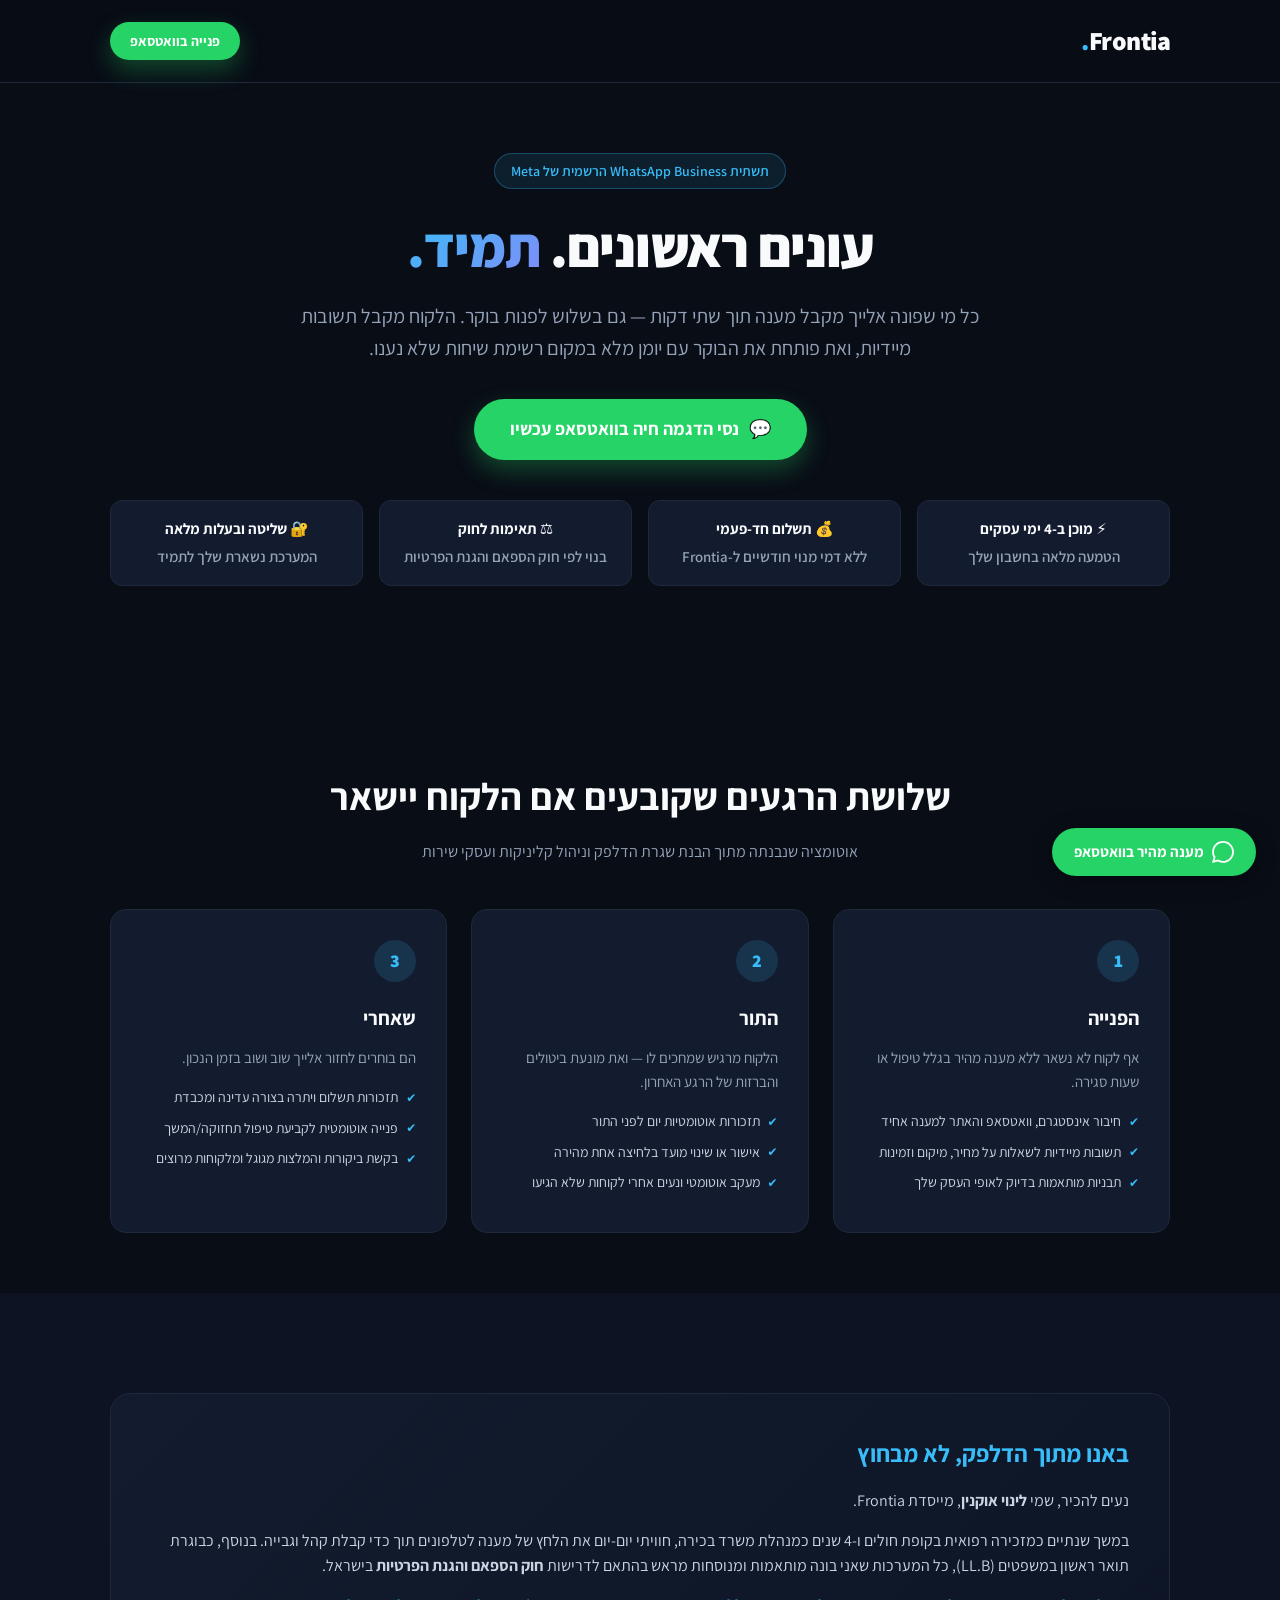
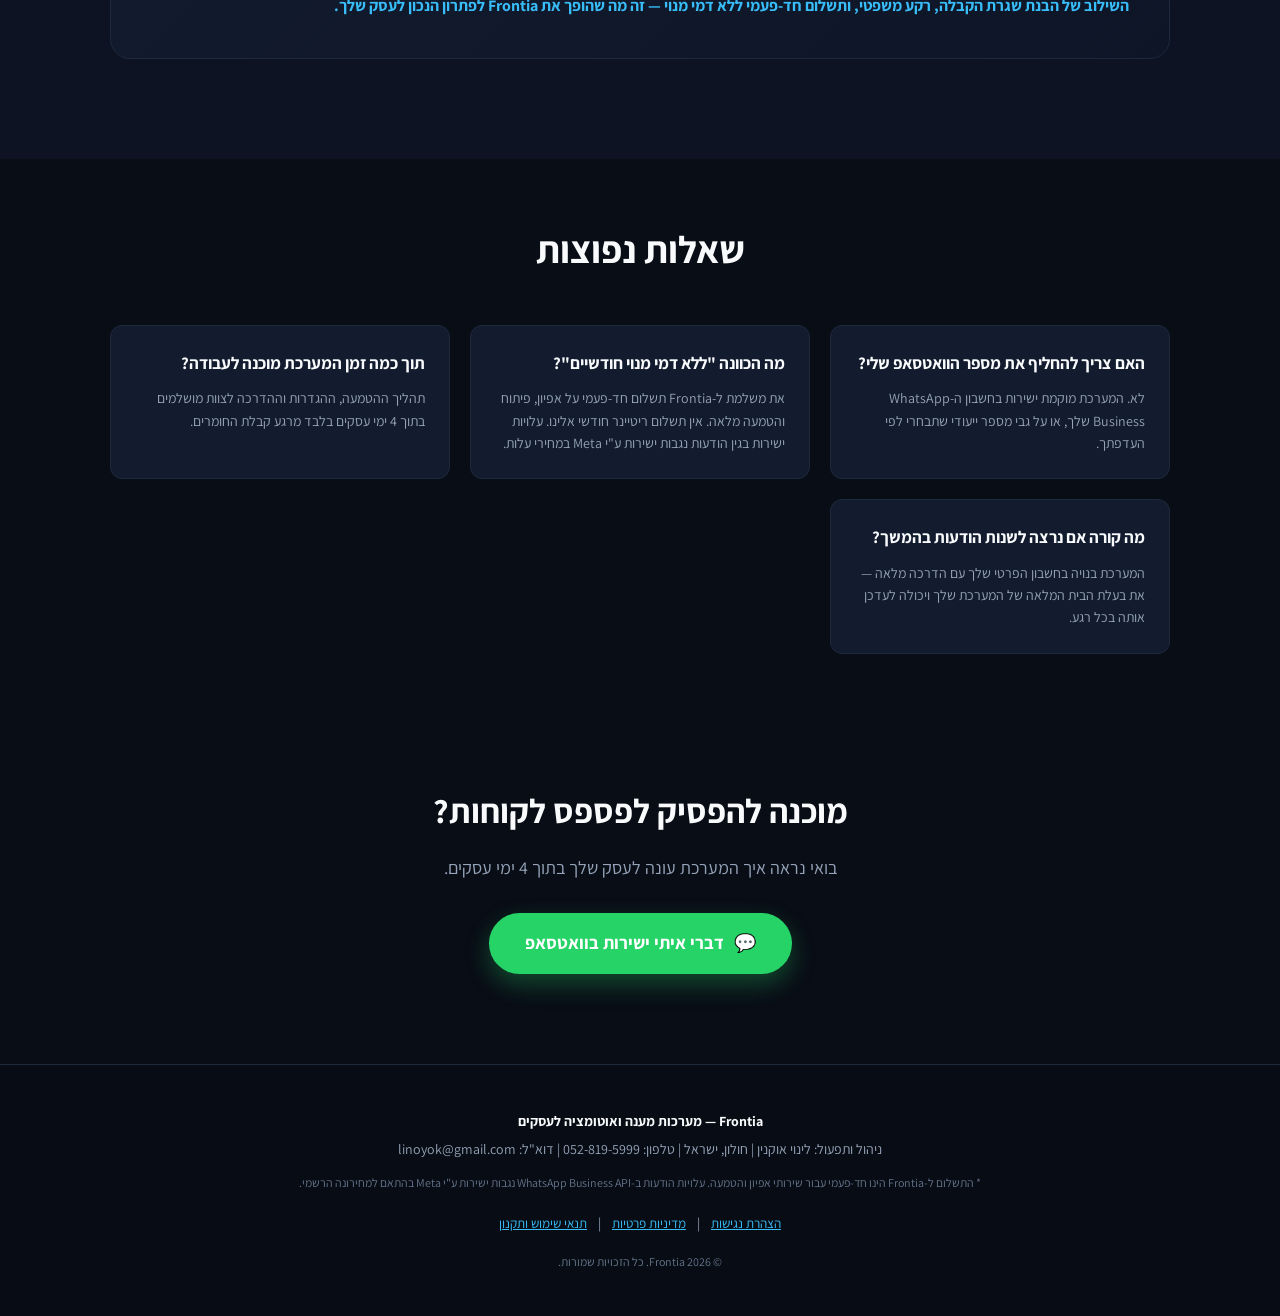
<file: index.html>
<!DOCTYPE html>
<html lang="he" dir="rtl">
<head>
  <meta charset="UTF-8">
  <meta name="viewport" content="width=device-width, initial-scale=1.0">
  <title>Frontia — עונים ראשונים. תמיד.</title>
  <link rel="preconnect" href="https://fonts.googleapis.com">
  <link rel="preconnect" href="https://fonts.gstatic.com" crossorigin>
  <link href="https://fonts.googleapis.com/css2?family=Assistant:wght@300;400;600;700;800&family=Heebo:wght@400;500;700;800&display=swap" rel="stylesheet">
  <style>
    :root {
      --bg: #090d16;
      --card-bg: #131b2e;
      --card-border: #1e293b;
      --primary: #38bdf8;
      --primary-hover: #0ea5e9;
      --accent: #25D366;
      --text: #f8fafc;
      --text-muted: #94a3b8;
      --text-dim: #64748b;
    }

    * { box-sizing: border-box; margin: 0; padding: 0; }
    body {
      font-family: 'Assistant', 'Heebo', system-ui, sans-serif;
      background-color: var(--bg);
      color: var(--text);
      line-height: 1.6;
      overflow-x: hidden;
    }

    .container {
      max-width: 1100px;
      margin: 0 auto;
      padding: 0 20px;
    }

    /* Header & Nav */
    header {
      padding: 20px 0;
      border-bottom: 1px solid var(--card-border);
      position: sticky;
      top: 0;
      background: rgba(9, 13, 22, 0.9);
      backdrop-filter: blur(10px);
      z-index: 100;
    }
    .nav-wrapper {
      display: flex;
      justify-content: space-between;
      align-items: center;
    }
    .logo {
      font-size: 26px;
      font-weight: 800;
      color: var(--text);
      letter-spacing: -0.5px;
    }
    .logo span { color: var(--primary); }

    /* Hero */
    .hero {
      padding: 70px 0 50px;
      text-align: center;
    }
    .badge {
      display: inline-flex;
      align-items: center;
      gap: 6px;
      background: rgba(56, 189, 248, 0.1);
      border: 1px solid rgba(56, 189, 248, 0.3);
      color: var(--primary);
      padding: 6px 16px;
      border-radius: 50px;
      font-size: 14px;
      font-weight: 600;
      margin-bottom: 24px;
    }
    .hero h1 {
      font-size: clamp(34px, 5vw, 56px);
      font-weight: 800;
      line-height: 1.2;
      margin-bottom: 20px;
      letter-spacing: -1px;
    }
    .hero h1 span {
      background: linear-gradient(135deg, #38bdf8 0%, #818cf8 100%);
      -webkit-background-clip: text;
      -webkit-text-fill-color: transparent;
    }
    .hero p {
      font-size: clamp(16px, 2vw, 20px);
      color: var(--text-muted);
      max-width: 720px;
      margin: 0 auto 35px;
    }
    .cta-btn {
      display: inline-flex;
      align-items: center;
      justify-content: center;
      gap: 10px;
      background-color: var(--accent);
      color: #fff;
      font-size: 18px;
      font-weight: 700;
      padding: 16px 36px;
      border-radius: 50px;
      text-decoration: none;
      box-shadow: 0 10px 25px rgba(37, 211, 102, 0.3);
      transition: transform 0.2s, box-shadow 0.2s;
    }
    .cta-btn:hover {
      transform: translateY(-2px);
      box-shadow: 0 14px 30px rgba(37, 211, 102, 0.4);
    }

    /* Benefits Strip */
    .benefits-strip {
      display: grid;
      grid-template-columns: repeat(auto-fit, minmax(220px, 1fr));
      gap: 16px;
      margin: 40px 0 70px;
    }
    .benefit-item {
      background: var(--card-bg);
      border: 1px solid var(--card-border);
      border-radius: 12px;
      padding: 16px 20px;
      text-align: center;
      font-weight: 600;
      font-size: 15px;
      color: var(--text-muted);
    }
    .benefit-item strong { color: var(--text); display: block; margin-bottom: 4px; }

    /* Sections */
    section { padding: 60px 0; }
    .section-title {
      text-align: center;
      margin-bottom: 45px;
    }
    .section-title h2 {
      font-size: clamp(26px, 3.5vw, 38px);
      font-weight: 700;
      margin-bottom: 12px;
    }
    .section-title p {
      color: var(--text-muted);
      font-size: 16px;
    }

    /* 3 Moments Cards */
    .moments-grid {
      display: grid;
      grid-template-columns: repeat(auto-fit, minmax(300px, 1fr));
      gap: 24px;
    }
    .moment-card {
      background: var(--card-bg);
      border: 1px solid var(--card-border);
      border-radius: 16px;
      padding: 30px;
      transition: transform 0.2s, border-color 0.2s;
    }
    .moment-card:hover {
      transform: translateY(-4px);
      border-color: var(--primary);
    }
    .moment-num {
      width: 42px;
      height: 42px;
      border-radius: 50%;
      background: rgba(56, 189, 248, 0.15);
      color: var(--primary);
      display: flex;
      align-items: center;
      justify-content: center;
      font-weight: 800;
      font-size: 18px;
      margin-bottom: 20px;
    }
    .moment-card h3 {
      font-size: 20px;
      margin-bottom: 12px;
      font-weight: 700;
    }
    .moment-card p {
      color: var(--text-muted);
      font-size: 15px;
      margin-bottom: 16px;
    }
    .moment-card ul {
      list-style: none;
    }
    .moment-card li {
      font-size: 14px;
      color: #cbd5e1;
      margin-bottom: 8px;
      display: flex;
      align-items: center;
      gap: 8px;
    }
    .moment-card li::before {
      content: "✔";
      color: var(--primary);
      font-size: 12px;
    }

    /* About Box */
    .about-box {
      background: linear-gradient(135deg, #131b2e 0%, #0d1527 100%);
      border: 1px solid var(--card-border);
      border-radius: 20px;
      padding: 40px;
      margin: 40px 0;
    }
    .about-box h3 {
      font-size: 24px;
      color: var(--primary);
      margin-bottom: 16px;
    }
    .about-box p {
      color: #cbd5e1;
      font-size: 16px;
      margin-bottom: 14px;
    }

    /* FAQ */
    .faq-grid {
      display: grid;
      grid-template-columns: repeat(auto-fit, minmax(300px, 1fr));
      gap: 20px;
    }
    .faq-item {
      background: var(--card-bg);
      border: 1px solid var(--card-border);
      border-radius: 12px;
      padding: 24px;
    }
    .faq-item h4 {
      font-size: 17px;
      margin-bottom: 10px;
      color: var(--text);
    }
    .faq-item p {
      font-size: 14px;
      color: var(--text-muted);
    }

    /* Floating WhatsApp Button */
    .floating-wa {
      position: fixed;
      bottom: 24px;
      right: 24px;
      z-index: 9999;
      background-color: var(--accent);
      color: white;
      border-radius: 50px;
      padding: 12px 22px;
      font-weight: 700;
      font-size: 15px;
      box-shadow: 0 4px 20px rgba(0,0,0,0.4);
      display: flex;
      align-items: center;
      gap: 8px;
      text-decoration: none;
      transition: transform 0.2s;
    }
    .floating-wa:hover { transform: scale(1.05); }

    /* Footer */
    footer {
      background-color: #080c14;
      border-top: 1px solid var(--card-border);
      padding: 45px 20px;
      text-align: center;
      font-size: 14px;
      color: var(--text-muted);
    }
    footer a, footer button {
      color: var(--primary);
      text-decoration: underline;
      background: none;
      border: none;
      font-family: inherit;
      cursor: pointer;
      margin: 0 8px;
    }

    /* Modals */
    .modal-overlay {
      display: none;
      position: fixed;
      top: 0; left: 0;
      width: 100%; height: 100%;
      background: rgba(0,0,0,0.8);
      z-index: 10000;
      align-items: center;
      justify-content: center;
      padding: 20px;
    }
    .modal-card {
      background: #fff;
      color: #1e293b;
      max-width: 750px;
      width: 100%;
      max-height: 85vh;
      overflow-y: auto;
      border-radius: 16px;
      padding: 35px 30px;
      position: relative;
      text-align: right;
      line-height: 1.8;
    }
    .close-btn {
      position: absolute;
      top: 15px; left: 15px;
      background: #f1f5f9;
      border: none;
      border-radius: 50%;
      width: 36px; height: 36px;
      font-size: 18px;
      font-weight: bold;
      cursor: pointer;
      color: #475569;
    }
  </style>
</head>
<body>

  <!-- Header -->
  <header>
    <div class="container nav-wrapper">
      <div class="logo">Frontia<span>.</span></div>
      <a href="https://wa.me/972528195999?text=היי%20לינוי,%20אשמח%20לפרטים%20על%20מערכת%20Frontia" target="_blank" class="cta-btn" style="padding: 8px 20px; font-size: 14px;">
        פנייה בוואטסאפ
      </a>
    </div>
  </header>

  <!-- Hero Section -->
  <section class="hero">
    <div class="container">
      <div class="badge">תשתית WhatsApp Business הרשמית של Meta</div>
      <h1>עונים ראשונים. <span>תמיד.</span></h1>
      <p>כל מי שפונה אלייך מקבל מענה תוך שתי דקות — גם בשלוש לפנות בוקר. הלקוח מקבל תשובות מיידיות, ואת פותחת את הבוקר עם יומן מלא במקום רשימת שיחות שלא נענו.</p>
      
      <a href="https://wa.me/972528195999?text=היי%20לינוי,%20אשמח%20לראות%20הדגמה%20חיה%20של%20Frontia" target="_blank" class="cta-btn">
        <span>💬</span> נסי הדגמה חיה בוואטסאפ עכשיו
      </a>

      <div class="benefits-strip">
        <div class="benefit-item">
          <strong>⚡ מוכן ב-4 ימי עסקים</strong>
          הטמעה מלאה בחשבון שלך
        </div>
        <div class="benefit-item">
          <strong>💰 תשלום חד-פעמי</strong>
          ללא דמי מנוי חודשיים ל-Frontia
        </div>
        <div class="benefit-item">
          <strong>⚖️ תאימות לחוק</strong>
          בנוי לפי חוק הספאם והגנת הפרטיות
        </div>
        <div class="benefit-item">
          <strong>🔐 שליטה ובעלות מלאה</strong>
          המערכת נשארת שלך לתמיד
        </div>
      </div>
    </div>
  </section>

  <!-- 3 Moments Section -->
  <section>
    <div class="container">
      <div class="section-title">
        <h2>שלושת הרגעים שקובעים אם הלקוח יישאר</h2>
        <p>אוטומציה שנבנתה מתוך הבנת שגרת הדלפק וניהול קליניקות ועסקי שירות</p>
      </div>

      <div class="moments-grid">
        <!-- רגע 1 -->
        <div class="moment-card">
          <div class="moment-num">1</div>
          <h3>הפנייה</h3>
          <p>אף לקוח לא נשאר ללא מענה מהיר בגלל טיפול או שעות סגירה.</p>
          <ul>
            <li>חיבור אינסטגרם, וואטסאפ והאתר למענה אחיד</li>
            <li>תשובות מיידיות לשאלות על מחיר, מיקום וזמינות</li>
            <li>תבניות מותאמות בדיוק לאופי העסק שלך</li>
          </ul>
        </div>

        <!-- רגע 2 -->
        <div class="moment-card">
          <div class="moment-num">2</div>
          <h3>התור</h3>
          <p>הלקוח מרגיש שמחכים לו — ואת מונעת ביטולים והברזות של הרגע האחרון.</p>
          <ul>
            <li>תזכורות אוטומטיות יום לפני התור</li>
            <li>אישור או שינוי מועד בלחיצה אחת מהירה</li>
            <li>מעקב אוטומטי ונעים אחרי לקוחות שלא הגיעו</li>
          </ul>
        </div>

        <!-- רגע 3 -->
        <div class="moment-card">
          <div class="moment-num">3</div>
          <h3>שאחרי</h3>
          <p>הם בוחרים לחזור אלייך שוב ושוב בזמן הנכון.</p>
          <ul>
            <li>תזכורות תשלום ויתרה בצורה עדינה ומכבדת</li>
            <li>פנייה אוטומטית לקביעת טיפול תחזוקה/המשך</li>
            <li>בקשת ביקורות והמלצות מגוגל ומלקוחות מרוצים</li>
          </ul>
        </div>
      </div>
    </div>
  </section>

  <!-- About Section -->
  <section style="background: rgba(19, 27, 46, 0.5);">
    <div class="container">
      <div class="about-box">
        <h3>באנו מתוך הדלפק, לא מבחוץ</h3>
        <p>נעים להכיר, שמי <strong>לינוי אוקנין</strong>, מייסדת Frontia.</p>
        <p>במשך שנתיים כמזכירה רפואית בקופת חולים ו-4 שנים כמנהלת משרד בכירה, חוויתי יום-יום את הלחץ של מענה לטלפונים תוך כדי קבלת קהל וגבייה. בנוסף, כבוגרת תואר ראשון במשפטים (LL.B), כל המערכות שאני בונה מותאמות ומנוסחות מראש בהתאם לדרישות <strong>חוק הספאם והגנת הפרטיות</strong> בישראל.</p>
        <p style="margin-bottom: 0; color: var(--primary); font-weight: bold;">השילוב של הבנת שגרת הקבלה, רקע משפטי, ותשלום חד-פעמי ללא דמי מנוי — זה מה שהופך את Frontia לפתרון הנכון לעסק שלך.</p>
      </div>
    </div>
  </section>

  <!-- FAQ Section -->
  <section>
    <div class="container">
      <div class="section-title">
        <h2>שאלות נפוצות</h2>
      </div>
      <div class="faq-grid">
        <div class="faq-item">
          <h4>האם צריך להחליף את מספר הוואטסאפ שלי?</h4>
          <p>לא. המערכת מוקמת ישירות בחשבון ה-WhatsApp Business שלך, או על גבי מספר ייעודי שתבחרי לפי העדפתך.</p>
        </div>
        <div class="faq-item">
          <h4>מה הכוונה "ללא דמי מנוי חודשיים"?</h4>
          <p>את משלמת ל-Frontia תשלום חד-פעמי על אפיון, פיתוח והטמעה מלאה. אין תשלום ריטיינר חודשי אלינו. עלויות ישירות בגין הודעות נגבות ישירות ע"י Meta במחירי עלות.</p>
        </div>
        <div class="faq-item">
          <h4>תוך כמה זמן המערכת מוכנה לעבודה?</h4>
          <p>תהליך ההטמעה, ההגדרות וההדרכה לצוות מושלמים בתוך 4 ימי עסקים בלבד מרגע קבלת החומרים.</p>
        </div>
        <div class="faq-item">
          <h4>מה קורה אם נרצה לשנות הודעות בהמשך?</h4>
          <p>המערכת בנויה בחשבון הפרטי שלך עם הדרכה מלאה — את בעלת הבית המלאה של המערכת שלך ויכולה לעדכן אותה בכל רגע.</p>
        </div>
      </div>
    </div>
  </section>

  <!-- Final CTA -->
  <section style="text-align: center; padding: 70px 0 90px;">
    <div class="container">
      <h2 style="font-size: 34px; margin-bottom: 16px;">מוכנה להפסיק לפספס לקוחות?</h2>
      <p style="color: var(--text-muted); margin-bottom: 30px; font-size: 18px;">בואי נראה איך המערכת עונה לעסק שלך בתוך 4 ימי עסקים.</p>
      <a href="https://wa.me/972528195999?text=היי%20לינוי,%20אני%20רוצה%20לשמוע%20פרטים%20על%20הטמעת%20Frontia%20בעסק%20שלי" target="_blank" class="cta-btn">
        <span>💬</span> דברי איתי ישירות בוואטסאפ
      </a>
    </div>
  </section>

  <!-- Floating WhatsApp CTA -->
  <a href="https://wa.me/972528195999?text=היי%20לינוי,%20אשמח%20לפרטים%20על%20Frontia" target="_blank" class="floating-wa">
    <svg width="22" height="22" viewBox="0 0 24 24" fill="currentColor"><path d="M.057 24l1.687-6.163c-1.041-1.804-1.588-3.849-1.587-5.946.003-6.556 5.338-11.891 11.893-11.891 3.181.001 6.167 1.24 8.413 3.488 2.245 2.248 3.481 5.236 3.48 8.414-.003 6.557-5.338 11.892-11.893 11.892-1.99-.001-3.951-.5-5.688-1.448l-6.305 1.654zm6.597-3.807c1.676.995 3.276 1.591 5.392 1.592 5.448 0 9.886-4.434 9.889-9.885.002-5.462-4.415-9.89-9.881-9.892-5.452 0-9.887 4.434-9.889 9.884-.001 2.225.651 3.891 1.746 5.634l-.999 3.648 3.742-.981z"/></svg>
    <span>מענה מהיר בוואטסאפ</span>
  </a>

  <!-- Footer -->
  <footer>
    <div class="container">
      <p style="font-weight: 700; color: var(--text); margin-bottom: 6px;">Frontia — מערכות מענה ואוטומציה לעסקים</p>
      <p style="margin-bottom: 12px;">ניהול ותפעול: לינוי אוקנין | חולון, ישראל | טלפון: 052-819-5999 | דוא"ל: linoyok@gmail.com</p>
      <p style="font-size: 12px; color: var(--text-dim); margin-bottom: 20px;">
        * התשלום ל-Frontia הינו חד-פעמי עבור שירותי אפיון והטמעה. עלויות הודעות ב-WhatsApp Business API נגבות ישירות ע"י Meta בהתאם למחירונה הרשמי.
      </p>

      <div style="margin-bottom: 18px;">
        <button onclick="openModal('accessibilityModal')">הצהרת נגישות</button> |
        <button onclick="openModal('privacyModal')">מדיניות פרטיות</button> |
        <button onclick="openModal('termsModal')">תנאי שימוש ותקנון</button>
      </div>

      <p style="font-size: 12px; color: var(--text-dim);">&copy; 2026 Frontia. כל הזכויות שמורות.</p>
    </div>
  </footer>

  <!-- Modals -->
  <div id="modalOverlay" class="modal-overlay">
    <div class="modal-card">
      <button class="close-btn" onclick="closeModal()">✕</button>

      <!-- נגישות -->
      <div id="accessibilityModal" class="modal-content" style="display:none;">
        <h2 style="color:#0f172a; margin-bottom:15px; border-bottom:2px solid #e2e8f0; padding-bottom:10px;">הצהרת נגישות - Frontia</h2>
        <p>אנו ב-<strong>Frontia</strong> רואים חשיבות עליונה בהנגשת שירותינו ואתר האינטרנט לכלל האוכלוסייה, לרבות אנשים עם מוגבלויות, בהתאם לחוק שוויון זכויות לאנשים עם מוגבלות, תשנ"ח-1998 ותקנותיו.</p>
        <h3 style="margin: 15px 0 8px;">התאמות שבוצעו באתר:</h3>
        <ul style="padding-right:20px;">
          <li>האתר נבנה בהתאם לתקן הישראלי (ת"י 5568) לנגישות ברמת AA עפ"י הנחיות WCAG 2.0.</li>
          <li>תמיכה מלאה בניווט מקלדת.</li>
          <li>ניגודיות צבעים מותאמת ותאימות מלאה לסמארטפונים ולמסכים שונים.</li>
        </ul>
        <h3 style="margin: 15px 0 8px;">רכז/ת נגישות ופניות:</h3>
        <p>לינוי אוקנין | טלפון: 052-819-5999 | דוא"ל: linoyok@gmail.com</p>
      </div>

      <!-- פרטיות -->
      <div id="privacyModal" class="modal-content" style="display:none;">
        <h2 style="color:#0f172a; margin-bottom:15px; border-bottom:2px solid #e2e8f0; padding-bottom:10px;">מדיניות פרטיות</h2>
        <p>אנו מכבדים את פרטיות המשתמשים ומחויבים להגן על המידע האישי שנמסר לנו לפי חוק הגנת הפרטיות, התשמ"א-1981.</p>
        <h3 style="margin: 15px 0 8px;">1. איסוף מידע</h3>
        <p>מסירת פרטים בטפסים או בוואטסאפ נעשית בהסכמתך המלאה לצורך יצירת קשר, מתן הצעות מחיר ואספקת שירות.</p>
        <h3 style="margin: 15px 0 8px;">2. עוגיות ואנליטיקה</h3>
        <p>האתר עשוי להשתמש ב-Cookies ובכלי ניתוח לצורך סטטיסטיקה והתאמת קמפיינים שיווקיים.</p>
        <h3 style="margin: 15px 0 8px;">3. זכות עיון ומחיקה</h3>
        <p>ניתן לפנות בכל עת לעיון או מחיקת פרטיכם בפנייה ל: linoyok@gmail.com.</p>
      </div>

      <!-- תנאי שימוש -->
      <div id="termsModal" class="modal-content" style="display:none;">
        <h2 style="color:#0f172a; margin-bottom:15px; border-bottom:2px solid #e2e8f0; padding-bottom:10px;">תנאי שימוש ותקנון</h2>
        <h3 style="margin: 15px 0 8px;">1. מהות השירות</h3>
        <p>Frontia מספקת שירותי אפיון, פיתוח והטמעה של מערכות הודעות וקבלה אוטומטיות המבוססות על WhatsApp Business של Meta.</p>
        <h3 style="margin: 15px 0 8px;">2. הגבלת אחריות</h3>
        <p>המערכת מבוססת על תשתית Meta ושרתי צד ג'. Frontia אינה אחראית לשינויי מדיניות או השבתות של צדדים אלו. האחריות על עמידה בחוק הספאם בעת שליחת הודעות יזומות חלה על בעל העסק בלבד.</p>
        <h3 style="margin: 15px 0 8px;">3. סמכות שיפוט</h3>
        <p>על תנאים אלו חלים דיני מדינת ישראל וסמכות השיפוט הבלעדית נתונה לבתי המשפט במחוז תל אביב-מרכז.</p>
      </div>
    </div>
  </div>

  <script>
    function openModal(id) {
      document.getElementById('modalOverlay').style.display = 'flex';
      document.querySelectorAll('.modal-content').forEach(el => el.style.display = 'none');
      document.getElementById(id).style.display = 'block';
    }
    function closeModal() {
      document.getElementById('modalOverlay').style.display = 'none';
    }
    document.getElementById('modalOverlay').addEventListener('click', function(e) {
      if (e.target === this) closeModal();
    });
  </script>
</body>
</html>
</file>
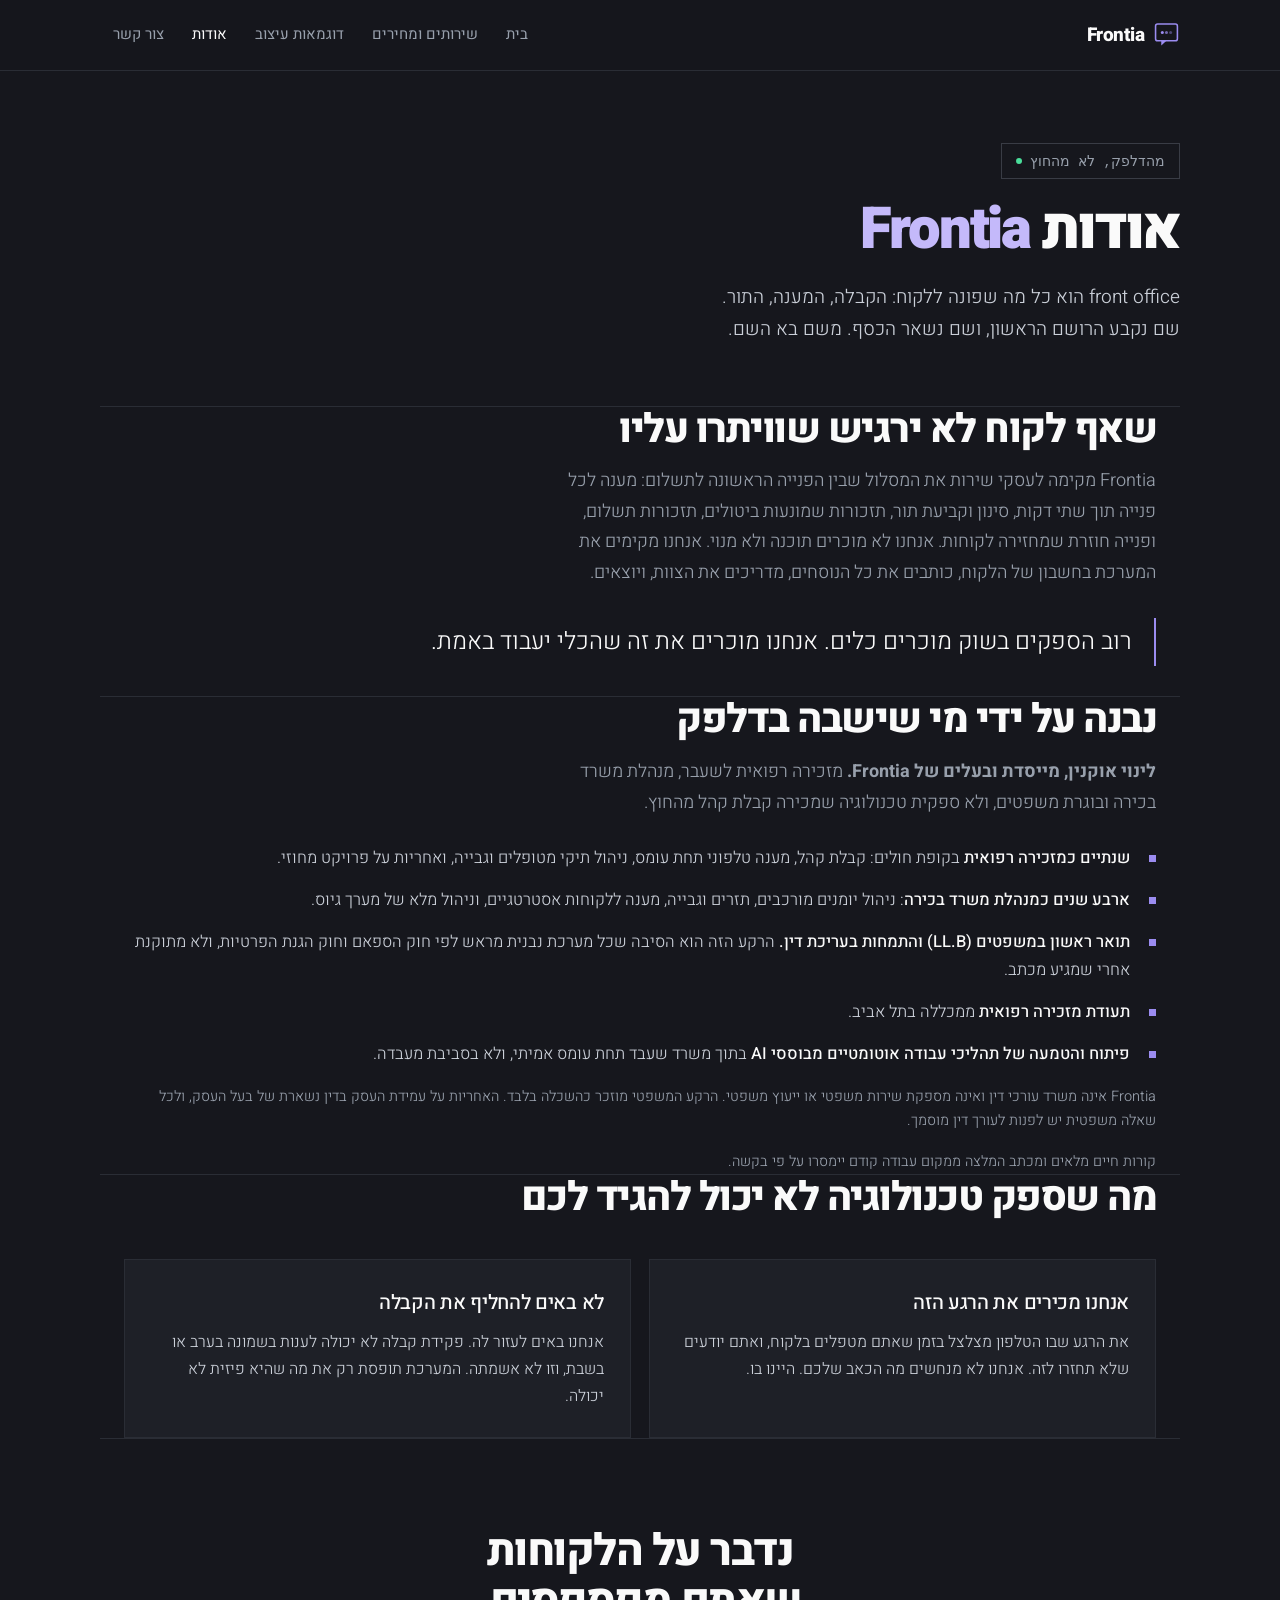
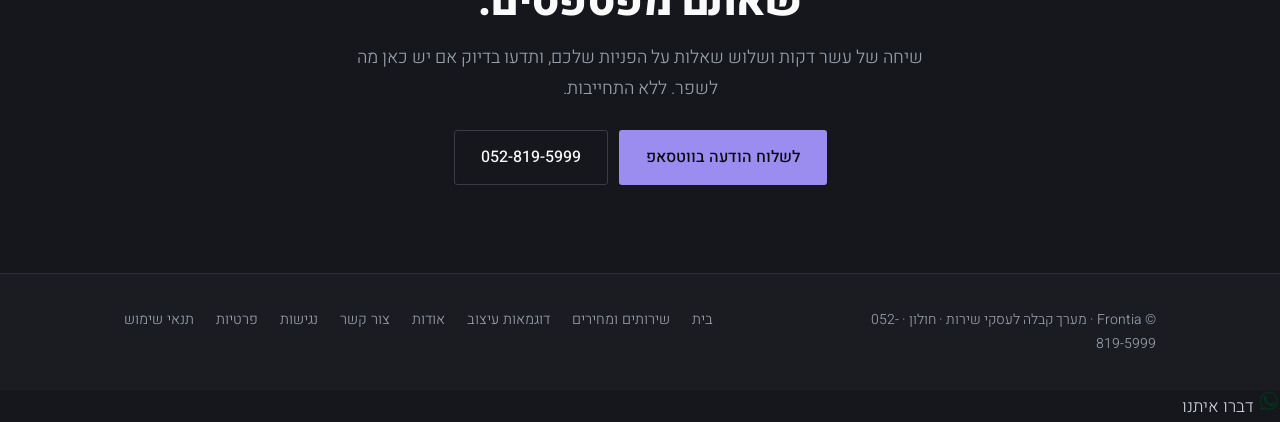
<file: about.html>
<!DOCTYPE html>
<html lang="he" dir="rtl">
<head>
<meta charset="UTF-8">
<meta name="viewport" content="width=device-width,initial-scale=1">
<title>אודות | Frontia</title>
<meta name="description" content="Frontia מקימה מערכי קבלה ומענה אוטומטי לעסקי שירות. נבנה על ידי מי שעבדה בדלפק הקבלה, ולא על ידי ספק שמכיר אותו מהחוץ.">
<link rel="canonical" href="https://frontia.co.il/about.html">
<meta name="theme-color" content="#16171D">
<meta property="og:type" content="website">
<meta property="og:site_name" content="Frontia">
<meta property="og:locale" content="he_IL">
<meta property="og:url" content="https://frontia.co.il/about.html">
<meta property="og:title" content="אודות | Frontia">
<meta property="og:description" content="Frontia הוקמה על ידי מזכירה רפואית לשעבר. מקימים מערך קבלה שעובד לבד, בחשבונות שלכם.">
<meta property="og:image" content="https://frontia.co.il/share.png">
<meta property="og:image:width" content="1200">
<meta property="og:image:height" content="630">
<meta property="og:image:alt" content="Frontia, מערך הקבלה של העסק שלך">
<meta name="twitter:card" content="summary_large_image">
<link rel="icon" href="logo.svg">
<link rel="icon" type="image/png" sizes="32x32" href="favicon-32.png">
<link rel="apple-touch-icon" href="apple-touch-icon.png">
<link rel="stylesheet" href="style.css">
</head>
<body>

<a class="skip" href="#main">דלג לתוכן המרכזי</a>

<header>
  <div class="wrap nav">
    <a class="brand" href="index.html" aria-label="Frontia, לעמוד הבית">
      <svg viewBox="0 0 50 50" fill="none" aria-hidden="true">
        <rect x="3" y="4" width="42" height="32" rx="4" stroke="#9B8CF0" stroke-width="3"/>
        <path d="M14 36 L14 45 L24 36 Z" fill="#9B8CF0"/>
        <circle cx="16" cy="20" r="2.9" fill="#9B8CF0"/>
        <circle cx="24" cy="20" r="2.9" fill="#9B8CF0" opacity=".7"/>
        <circle cx="32" cy="20" r="2.9" fill="#9B8CF0" opacity=".42"/>
      </svg>
      <span>Frontia</span>
    </a>
    <nav class="menu" aria-label="ניווט ראשי">
      <a href="index.html">בית</a>
      <a href="services.html">שירותים ומחירים</a>
      <a href="examples.html">דוגמאות עיצוב</a>
      <a href="about.html" aria-current="page">אודות</a>
      <a href="contact.html">צור קשר</a>
    </nav>
  </div>
</header>

<main id="main">

  <div class="hero wrap">
    <span class="pill"><span class="dot" aria-hidden="true"></span> מהדלפק, לא מהחוץ</span>
    <h1>אודות <span class="g">Frontia</span></h1>
    <p class="lede">front office הוא כל מה שפונה ללקוח: הקבלה, המענה, התור. שם נקבע הרושם הראשון, ושם נשאר הכסף. משם בא השם.</p>
  </div>

  <section class="wrap">
    <h2>שאף לקוח לא ירגיש שוויתרו עליו</h2>
    <p class="sub">Frontia מקימה לעסקי שירות את המסלול שבין הפנייה הראשונה לתשלום: מענה לכל פנייה תוך שתי דקות, סינון וקביעת תור, תזכורות שמונעות ביטולים, תזכורות תשלום, ופנייה חוזרת שמחזירה לקוחות. אנחנו לא מוכרים תוכנה ולא מנוי. אנחנו מקימים את המערכת בחשבון של הלקוח, כותבים את כל הנוסחים, מדריכים את הצוות, ויוצאים.</p>
    <blockquote class="quote">רוב הספקים בשוק מוכרים כלים. אנחנו מוכרים את זה שהכלי יעבוד באמת.</blockquote>
  </section>

  <section class="wrap">
    <h2>נבנה על ידי מי שישבה בדלפק</h2>
    <p class="sub"><strong>לינוי אוקנין, מייסדת ובעלים של Frontia.</strong> מזכירה רפואית לשעבר, מנהלת משרד בכירה ובוגרת משפטים, ולא ספקית טכנולוגיה שמכירה קבלת קהל מהחוץ.</p>
    <ul class="bio">
      <li><b>שנתיים כמזכירה רפואית</b> בקופת חולים: קבלת קהל, מענה טלפוני תחת עומס, ניהול תיקי מטופלים וגבייה, ואחריות על פרויקט מחוזי.</li>
      <li><b>ארבע שנים כמנהלת משרד בכירה</b>: ניהול יומנים מורכבים, תזרים וגבייה, מענה ללקוחות אסטרטגיים, וניהול מלא של מערך גיוס.</li>
      <li><b>תואר ראשון במשפטים (LL.B) והתמחות בעריכת דין.</b> הרקע הזה הוא הסיבה שכל מערכת נבנית מראש לפי חוק הספאם וחוק הגנת הפרטיות, ולא מתוקנת אחרי שמגיע מכתב.</li>
      <li><b>תעודת מזכירה רפואית</b> ממכללה בתל אביב.</li>
      <li><b>פיתוח והטמעה של תהליכי עבודה אוטומטיים מבוססי AI</b> בתוך משרד שעבד תחת עומס אמיתי, ולא בסביבת מעבדה.</li>
    </ul>
    <p class="fine">Frontia אינה משרד עורכי דין ואינה מספקת שירות משפטי או ייעוץ משפטי. הרקע המשפטי מוזכר כהשכלה בלבד. האחריות על עמידת העסק בדין נשארת של בעל העסק, ולכל שאלה משפטית יש לפנות לעורך דין מוסמך.</p>
    <p class="fine">קורות חיים מלאים ומכתב המלצה ממקום עבודה קודם יימסרו על פי בקשה.</p>
  </section>

  <section class="wrap">
    <h2>מה שספק טכנולוגיה לא יכול להגיד לכם</h2>
    <div class="grid g2">
      <div class="card">
        <h3>אנחנו מכירים את הרגע הזה</h3>
        <p>את הרגע שבו הטלפון מצלצל בזמן שאתם מטפלים בלקוח, ואתם יודעים שלא תחזרו לזה. אנחנו לא מנחשים מה הכאב שלכם. היינו בו.</p>
      </div>
      <div class="card">
        <h3>לא באים להחליף את הקבלה</h3>
        <p>אנחנו באים לעזור לה. פקידת קבלה לא יכולה לענות בשמונה בערב או בשבת, וזו לא אשמתה. המערכת תופסת רק את מה שהיא פיזית לא יכולה.</p>
      </div>
    </div>
  </section>

  <div class="final wrap">
    <h2>נדבר על הלקוחות<br>שאתם מפספסים.</h2>
    <p class="sub">שיחה של עשר דקות ושלוש שאלות על הפניות שלכם, ותדעו בדיוק אם יש כאן מה לשפר. ללא התחייבות.</p>
    <div class="cta">
      <a class="btn btn-p" href="https://wa.me/972528195999?text=%D7%94%D7%99%D7%99%20%D7%9C%D7%99%D7%A0%D7%95%D7%99%2C%20%D7%A8%D7%90%D7%99%D7%AA%D7%99%20%D7%90%D7%AA%20%D7%94%D7%90%D7%AA%D7%A8%20%D7%95%D7%90%D7%A9%D7%9E%D7%97%20%D7%9C%D7%93%D7%91%D7%A8">לשלוח הודעה בווטסאפ</a>
      <a class="btn btn-g" href="tel:0528195999">052-819-5999</a>
    </div>
  </div>

</main>

<footer>
  <div class="wrap fgrid">
    <div class="cr">© Frontia · מערך קבלה לעסקי שירות · חולון · <a href="tel:0528195999">052-819-5999</a></div>
    <div class="fl">
      <a href="index.html">בית</a>
      <a href="services.html">שירותים ומחירים</a>
      <a href="examples.html">דוגמאות עיצוב</a>
      <a href="about.html">אודות</a>
      <a href="contact.html">צור קשר</a>
      <a href="accessibility.html">נגישות</a>
      <a href="privacy.html">פרטיות</a>
      <a href="terms.html">תנאי שימוש</a>
    </div>
  </div>
</footer>

<a class="wa-float" href="https://wa.me/972528195999?text=%D7%94%D7%99%D7%99%2C%20%D7%94%D7%92%D7%A2%D7%AA%D7%99%20%D7%9E%D7%94%D7%90%D7%AA%D7%A8%20%D7%A9%D7%9C%20Frontia%20%D7%95%D7%90%D7%A9%D7%9E%D7%97%20%D7%9C%D7%A9%D7%9E%D7%95%D7%A2%20%D7%90%D7%99%D7%9A%20%D7%94%D7%9E%D7%A2%D7%A0%D7%94%20%D7%94%D7%90%D7%95%D7%98%D7%95%D7%9E%D7%98%D7%99%20%D7%A2%D7%95%D7%91%D7%93%20%D7%90%D7%A6%D7%9C%D7%99%20%D7%91%D7%A2%D7%A1%D7%A7"
   target="_blank" rel="noopener" aria-label="לפתוח שיחת ווטסאפ עם Frontia">
  <svg viewBox="0 0 24 24" aria-hidden="true"><path d="M17.47 14.38c-.3-.15-1.76-.87-2.03-.97-.27-.1-.47-.15-.67.15-.2.3-.77.97-.94 1.17-.17.2-.35.22-.65.07-.3-.15-1.25-.46-2.39-1.47-.88-.79-1.48-1.76-1.65-2.06-.17-.3-.02-.46.13-.61.13-.13.3-.35.45-.52.15-.17.2-.3.3-.5.1-.2.05-.37-.02-.52-.08-.15-.67-1.61-.92-2.21-.24-.58-.49-.5-.67-.51h-.57c-.2 0-.52.07-.79.37-.27.3-1.04 1.02-1.04 2.48 0 1.46 1.06 2.87 1.21 3.07.15.2 2.1 3.2 5.08 4.49.71.31 1.26.49 1.69.63.71.23 1.36.19 1.87.12.57-.09 1.76-.72 2.01-1.41.25-.7.25-1.29.17-1.42-.07-.13-.27-.2-.57-.35z"/><path d="M12.04 2C6.58 2 2.13 6.45 2.13 11.91c0 1.75.46 3.45 1.32 4.95L2 22l5.25-1.38c1.45.79 3.08 1.21 4.79 1.21h.01c5.46 0 9.91-4.45 9.91-9.91C21.96 6.45 17.5 2 12.04 2zm0 18.02h-.01c-1.52 0-3.02-.41-4.32-1.18l-.31-.18-3.21.84.86-3.13-.2-.32a8.2 8.2 0 01-1.26-4.38c0-4.54 3.7-8.23 8.24-8.23 2.2 0 4.27.86 5.83 2.41a8.18 8.18 0 012.41 5.83c0 4.54-3.7 8.34-8.23 8.34z"/></svg>
  <span class="lbl">דברו איתנו</span>
</a>


</body>
</html>
</file>
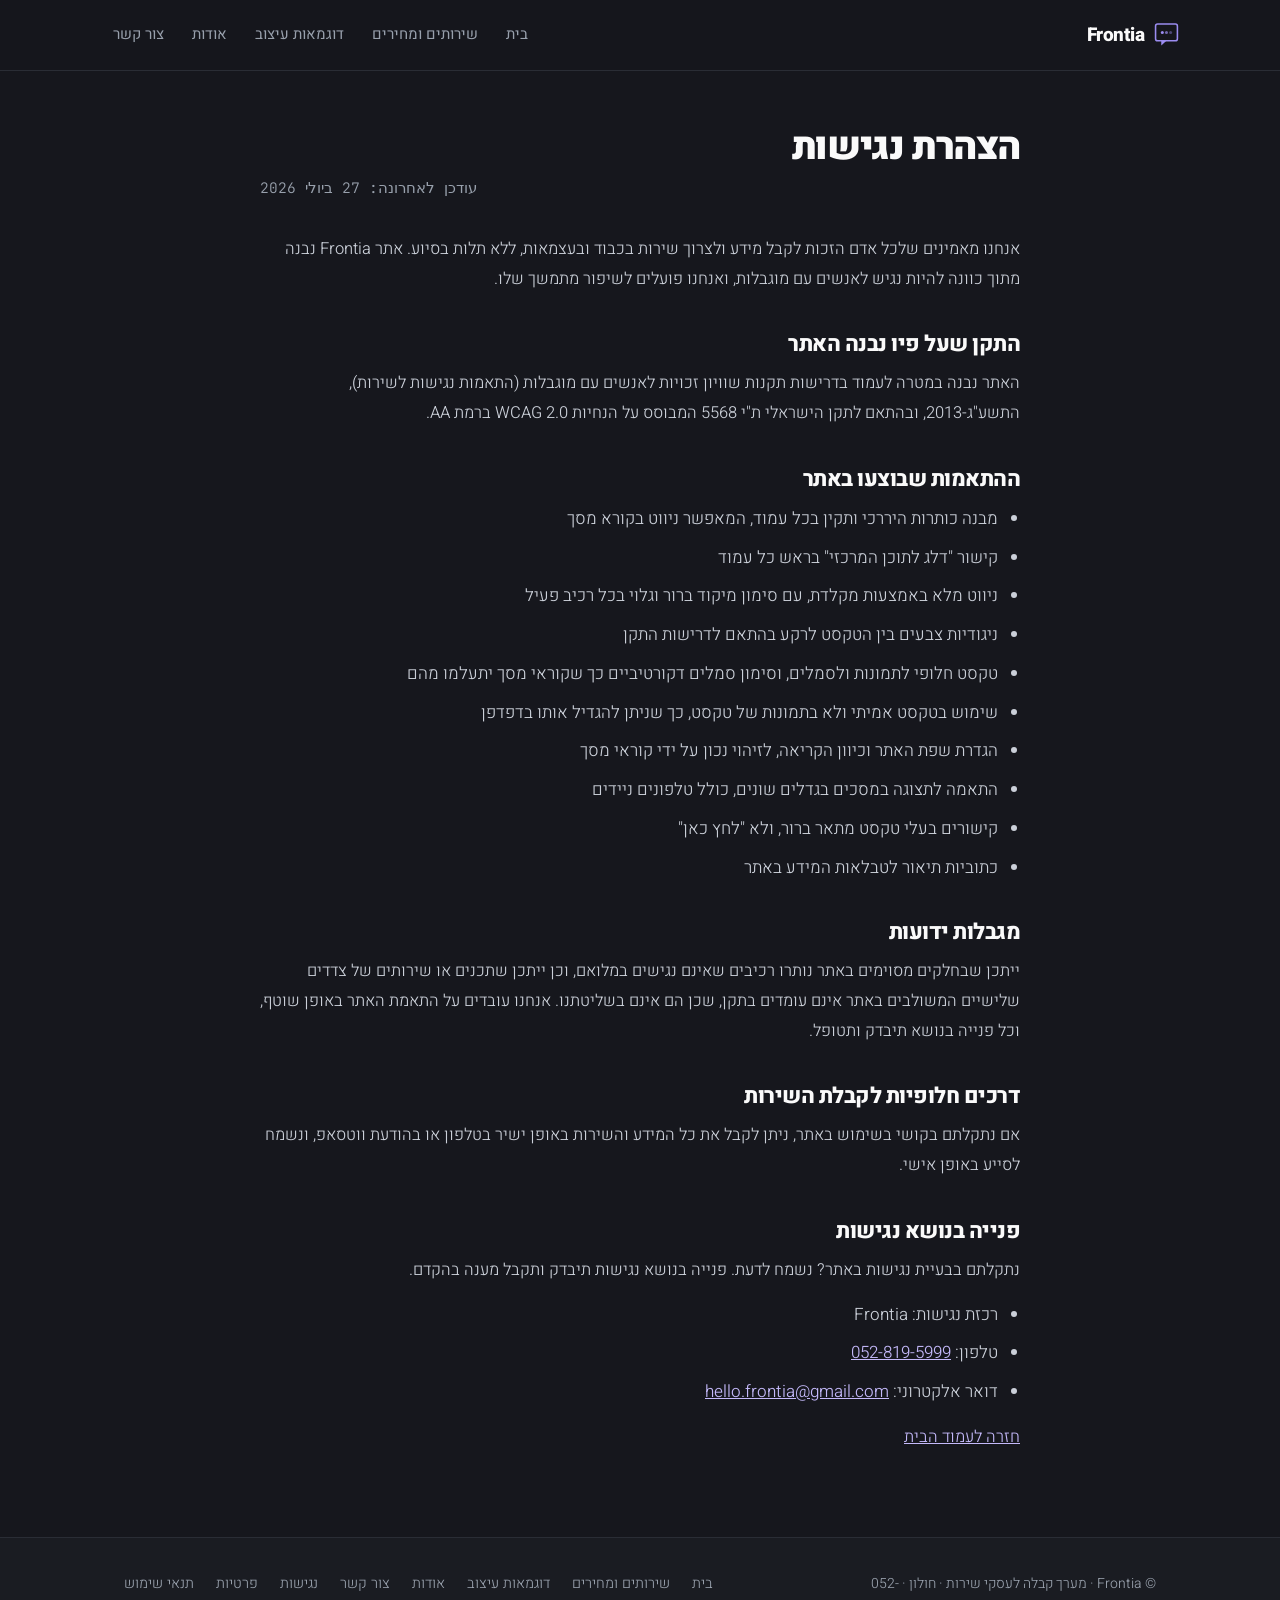
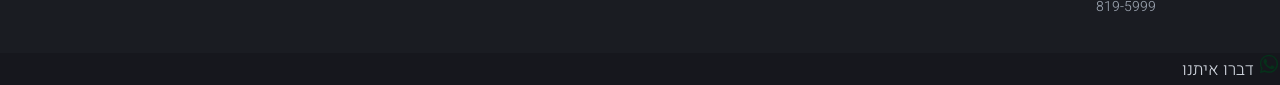
<file: accessibility.html>
<!DOCTYPE html>
<html lang="he" dir="rtl">
<head>
<meta charset="UTF-8">
<meta name="viewport" content="width=device-width,initial-scale=1">
<title>הצהרת נגישות | Frontia</title>
<meta name="description" content="הצהרת הנגישות של אתר Frontia, התאמות שבוצעו, מגבלות ידועות, ודרכי פנייה בנושא נגישות.">
<link rel="canonical" href="https://frontia.co.il/accessibility.html">
<meta name="theme-color" content="#16171D">
<meta property="og:type" content="website">
<meta property="og:site_name" content="Frontia">
<meta property="og:locale" content="he_IL">
<meta property="og:url" content="https://frontia.co.il/accessibility.html">
<meta property="og:title" content="הצהרת נגישות | Frontia">
<meta property="og:description" content="הצהרת הנגישות של אתר Frontia, ההתאמות שבוצעו, מגבלות ידועות ודרך לפנות בנושא.">
<meta property="og:image" content="https://frontia.co.il/share.png">
<meta property="og:image:width" content="1200">
<meta property="og:image:height" content="630">
<meta property="og:image:alt" content="Frontia, מערך הקבלה של העסק שלך">
<meta name="twitter:card" content="summary_large_image">
<link rel="icon" href="logo.svg">
<link rel="icon" type="image/png" sizes="32x32" href="favicon-32.png">
<link rel="apple-touch-icon" href="apple-touch-icon.png">
<link rel="stylesheet" href="style.css">
</head>
<body>

<a class="skip" href="#main">דלג לתוכן המרכזי</a>

<header>
  <div class="wrap nav">
    <a class="brand" href="index.html" aria-label="Frontia, לעמוד הבית">
      <svg viewBox="0 0 50 50" fill="none" aria-hidden="true">
        <rect x="3" y="4" width="42" height="32" rx="4" stroke="#9B8CF0" stroke-width="3"/>
        <path d="M14 36 L14 45 L24 36 Z" fill="#9B8CF0"/>
        <circle cx="16" cy="20" r="2.9" fill="#9B8CF0"/>
        <circle cx="24" cy="20" r="2.9" fill="#9B8CF0" opacity=".7"/>
        <circle cx="32" cy="20" r="2.9" fill="#9B8CF0" opacity=".42"/>
      </svg>
      <span>Frontia</span>
    </a>
    <nav class="menu" aria-label="ניווט ראשי">
      <a href="index.html">בית</a>
      <a href="services.html">שירותים ומחירים</a>
      <a href="examples.html">דוגמאות עיצוב</a>
      <a href="about.html">אודות</a>
      <a href="contact.html">צור קשר</a>
    </nav>
  </div>
</header>

<main id="main">
  <div class="wrap legal">
    <h1>הצהרת נגישות</h1>
    <p class="upd">עודכן לאחרונה: 27 ביולי 2026</p>

    <p>אנחנו מאמינים שלכל אדם הזכות לקבל מידע ולצרוך שירות בכבוד ובעצמאות, ללא תלות בסיוע. אתר Frontia נבנה מתוך כוונה להיות נגיש לאנשים עם מוגבלות, ואנחנו פועלים לשיפור מתמשך שלו.</p>

    <h2>התקן שעל פיו נבנה האתר</h2>
    <p>האתר נבנה במטרה לעמוד בדרישות תקנות שוויון זכויות לאנשים עם מוגבלות (התאמות נגישות לשירות), התשע"ג-2013, ובהתאם לתקן הישראלי ת"י 5568 המבוסס על הנחיות WCAG 2.0 ברמת AA.</p>

    <h2>ההתאמות שבוצעו באתר</h2>
    <ul>
      <li>מבנה כותרות היררכי ותקין בכל עמוד, המאפשר ניווט בקורא מסך</li>
      <li>קישור "דלג לתוכן המרכזי" בראש כל עמוד</li>
      <li>ניווט מלא באמצעות מקלדת, עם סימון מיקוד ברור וגלוי בכל רכיב פעיל</li>
      <li>ניגודיות צבעים בין הטקסט לרקע בהתאם לדרישות התקן</li>
      <li>טקסט חלופי לתמונות ולסמלים, וסימון סמלים דקורטיביים כך שקוראי מסך יתעלמו מהם</li>
      <li>שימוש בטקסט אמיתי ולא בתמונות של טקסט, כך שניתן להגדיל אותו בדפדפן</li>
      <li>הגדרת שפת האתר וכיוון הקריאה, לזיהוי נכון על ידי קוראי מסך</li>
      <li>התאמה לתצוגה במסכים בגדלים שונים, כולל טלפונים ניידים</li>
      <li>קישורים בעלי טקסט מתאר ברור, ולא "לחץ כאן"</li>
      <li>כתוביות תיאור לטבלאות המידע באתר</li>
    </ul>

    <h2>מגבלות ידועות</h2>
    <p>ייתכן שבחלקים מסוימים באתר נותרו רכיבים שאינם נגישים במלואם, וכן ייתכן שתכנים או שירותים של צדדים שלישיים המשולבים באתר אינם עומדים בתקן, שכן הם אינם בשליטתנו. אנחנו עובדים על התאמת האתר באופן שוטף, וכל פנייה בנושא תיבדק ותטופל.</p>

    <h2>דרכים חלופיות לקבלת השירות</h2>
    <p>אם נתקלתם בקושי בשימוש באתר, ניתן לקבל את כל המידע והשירות באופן ישיר בטלפון או בהודעת ווטסאפ, ונשמח לסייע באופן אישי.</p>

    <h2>פנייה בנושא נגישות</h2>
    <p>נתקלתם בבעיית נגישות באתר? נשמח לדעת. פנייה בנושא נגישות תיבדק ותקבל מענה בהקדם.</p>
    <ul>
      <li>רכזת נגישות: Frontia</li>
      <li>טלפון: <a href="tel:0528195999">052-819-5999</a></li>
      <li>דואר אלקטרוני: <a href="mailto:hello.frontia@gmail.com">hello.frontia@gmail.com</a></li>
    </ul>

    <p><a href="index.html">חזרה לעמוד הבית</a></p>
  </div>
</main>

<footer>
  <div class="wrap fgrid">
    <div class="cr">© Frontia · מערך קבלה לעסקי שירות · חולון · <a href="tel:0528195999">052-819-5999</a></div>
    <div class="fl">
      <a href="index.html">בית</a>
      <a href="services.html">שירותים ומחירים</a>
      <a href="examples.html">דוגמאות עיצוב</a>
      <a href="about.html">אודות</a>
      <a href="contact.html">צור קשר</a>
      <a href="accessibility.html">נגישות</a>
      <a href="privacy.html">פרטיות</a>
      <a href="terms.html">תנאי שימוש</a>
    </div>
  </div>
</footer>

<a class="wa-float" href="https://wa.me/972528195999?text=%D7%94%D7%99%D7%99%2C%20%D7%94%D7%92%D7%A2%D7%AA%D7%99%20%D7%9E%D7%94%D7%90%D7%AA%D7%A8%20%D7%A9%D7%9C%20Frontia%20%D7%95%D7%90%D7%A9%D7%9E%D7%97%20%D7%9C%D7%A9%D7%9E%D7%95%D7%A2%20%D7%90%D7%99%D7%9A%20%D7%94%D7%9E%D7%A2%D7%A0%D7%94%20%D7%94%D7%90%D7%95%D7%98%D7%95%D7%9E%D7%98%D7%99%20%D7%A2%D7%95%D7%91%D7%93%20%D7%90%D7%A6%D7%9C%D7%99%20%D7%91%D7%A2%D7%A1%D7%A7"
   target="_blank" rel="noopener" aria-label="לפתוח שיחת ווטסאפ עם Frontia">
  <svg viewBox="0 0 24 24" aria-hidden="true"><path d="M17.47 14.38c-.3-.15-1.76-.87-2.03-.97-.27-.1-.47-.15-.67.15-.2.3-.77.97-.94 1.17-.17.2-.35.22-.65.07-.3-.15-1.25-.46-2.39-1.47-.88-.79-1.48-1.76-1.65-2.06-.17-.3-.02-.46.13-.61.13-.13.3-.35.45-.52.15-.17.2-.3.3-.5.1-.2.05-.37-.02-.52-.08-.15-.67-1.61-.92-2.21-.24-.58-.49-.5-.67-.51h-.57c-.2 0-.52.07-.79.37-.27.3-1.04 1.02-1.04 2.48 0 1.46 1.06 2.87 1.21 3.07.15.2 2.1 3.2 5.08 4.49.71.31 1.26.49 1.69.63.71.23 1.36.19 1.87.12.57-.09 1.76-.72 2.01-1.41.25-.7.25-1.29.17-1.42-.07-.13-.27-.2-.57-.35z"/><path d="M12.04 2C6.58 2 2.13 6.45 2.13 11.91c0 1.75.46 3.45 1.32 4.95L2 22l5.25-1.38c1.45.79 3.08 1.21 4.79 1.21h.01c5.46 0 9.91-4.45 9.91-9.91C21.96 6.45 17.5 2 12.04 2zm0 18.02h-.01c-1.52 0-3.02-.41-4.32-1.18l-.31-.18-3.21.84.86-3.13-.2-.32a8.2 8.2 0 01-1.26-4.38c0-4.54 3.7-8.23 8.24-8.23 2.2 0 4.27.86 5.83 2.41a8.18 8.18 0 012.41 5.83c0 4.54-3.7 8.34-8.23 8.34z"/></svg>
  <span class="lbl">דברו איתנו</span>
</a>


</body>
</html>
</file>
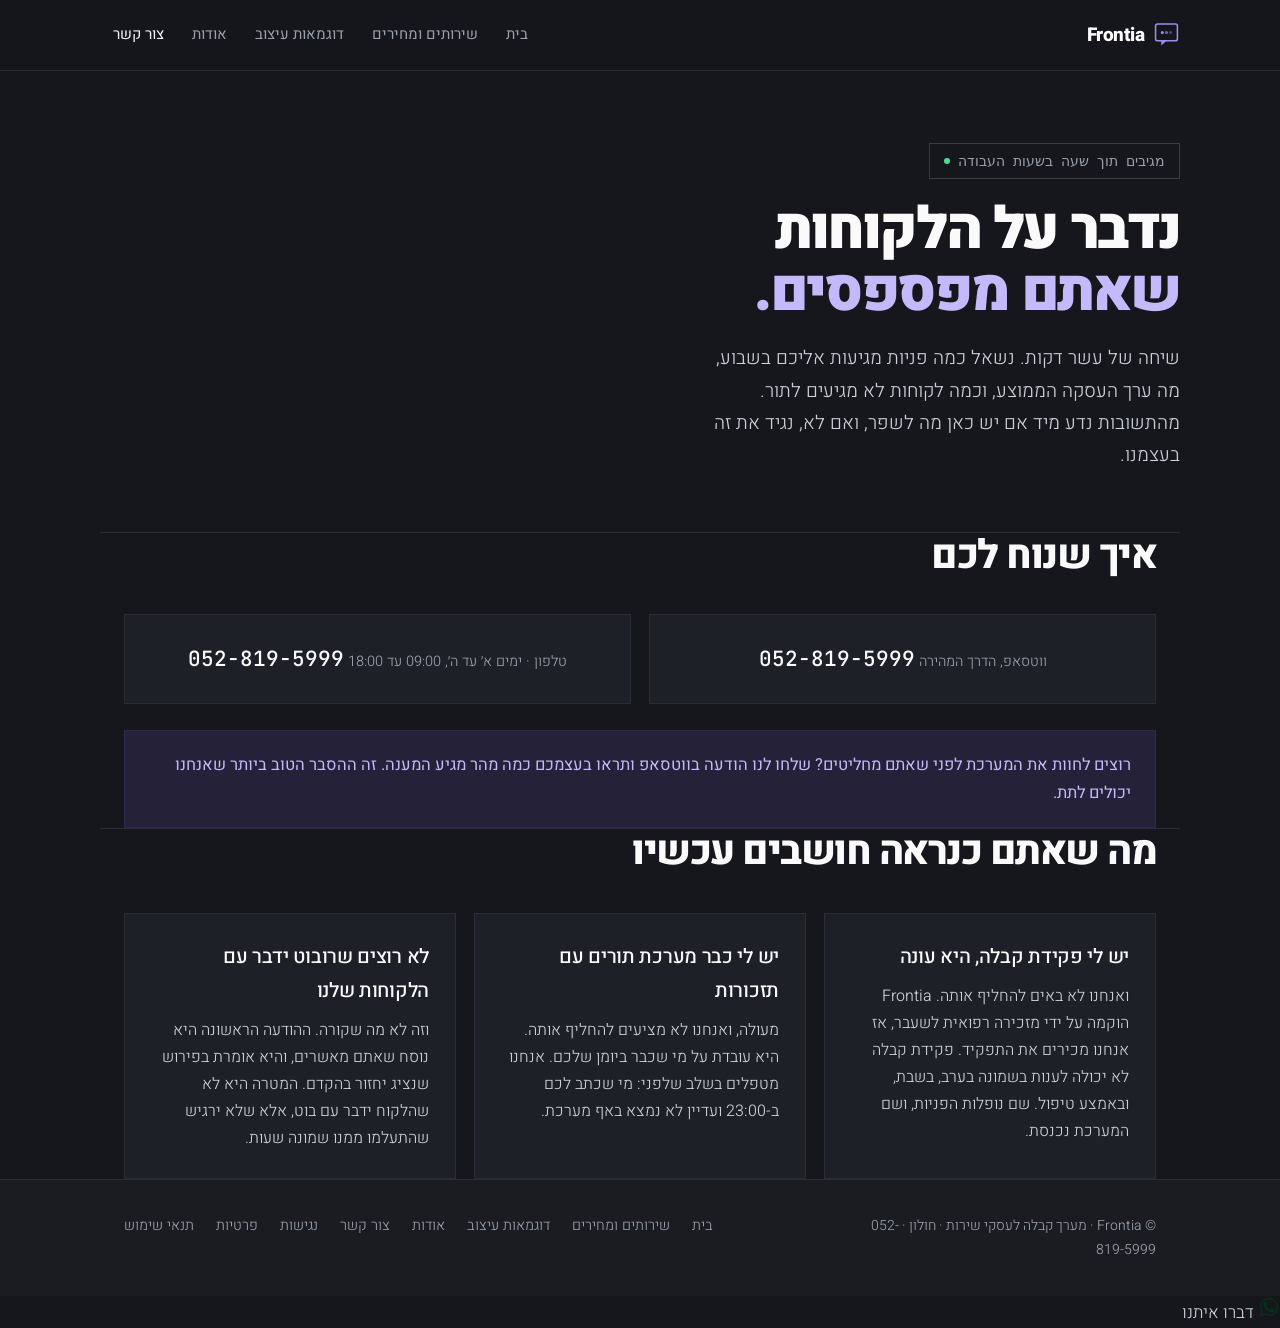
<file: contact.html>
<!DOCTYPE html>
<html lang="he" dir="rtl">
<head>
<meta charset="UTF-8">
<meta name="viewport" content="width=device-width,initial-scale=1">
<title>צור קשר | Frontia</title>
<meta name="description" content="שיחה של עשר דקות כדי לבדוק אם מענה אוטומטי רלוונטי לעסק שלכם. או שלחו הודעה בווטסאפ וראו איך זה עובד.">
<link rel="canonical" href="https://frontia.co.il/contact.html">
<meta name="theme-color" content="#16171D">
<meta property="og:type" content="website">
<meta property="og:site_name" content="Frontia">
<meta property="og:locale" content="he_IL">
<meta property="og:url" content="https://frontia.co.il/contact.html">
<meta property="og:title" content="צור קשר | Frontia">
<meta property="og:description" content="שיחה של עשר דקות כדי לבדוק אם זה רלוונטי לעסק שלכם. טלפון 052-819-5999.">
<meta property="og:image" content="https://frontia.co.il/share.png">
<meta property="og:image:width" content="1200">
<meta property="og:image:height" content="630">
<meta property="og:image:alt" content="Frontia, מערך הקבלה של העסק שלך">
<meta name="twitter:card" content="summary_large_image">
<link rel="icon" href="logo.svg">
<link rel="icon" type="image/png" sizes="32x32" href="favicon-32.png">
<link rel="apple-touch-icon" href="apple-touch-icon.png">
<link rel="stylesheet" href="style.css">
<script type="application/ld+json">
{
  "@context": "https://schema.org",
  "@type": "FAQPage",
  "mainEntity": [
    {
      "@type": "Question",
      "name": "יש לי פקידת קבלה, היא עונה",
      "acceptedAnswer": {
        "@type": "Answer",
        "text": "ואנחנו לא באים להחליף אותה. Frontia הוקמה על ידי מזכירה רפואית לשעבר, אז אנחנו מכירים את התפקיד. פקידת קבלה לא יכולה לענות בשמונה בערב, בשבת, ובאמצע טיפול. שם נופלות הפניות, ושם המערכת נכנסת."
      }
    },
    {
      "@type": "Question",
      "name": "יש לי כבר מערכת תורים עם תזכורות",
      "acceptedAnswer": {
        "@type": "Answer",
        "text": "מעולה, ואנחנו לא מציעים להחליף אותה. היא עובדת על מי שכבר ביומן שלכם. אנחנו מטפלים בשלב שלפני: מי שכתב לכם ב-23:00 ועדיין לא נמצא באף מערכת."
      }
    },
    {
      "@type": "Question",
      "name": "לא רוצים שרובוט ידבר עם הלקוחות שלנו",
      "acceptedAnswer": {
        "@type": "Answer",
        "text": "וזה לא מה שקורה. ההודעה הראשונה היא נוסח שאתם מאשרים, והיא אומרת בפירוש שנציג יחזור בהקדם. המטרה היא לא שהלקוח ידבר עם בוט, אלא שלא ירגיש שהתעלמו ממנו שמונה שעות."
      }
    }
  ]
}
</script>
</head>
<body>

<a class="skip" href="#main">דלג לתוכן המרכזי</a>

<header>
  <div class="wrap nav">
    <a class="brand" href="index.html" aria-label="Frontia, לעמוד הבית">
      <svg viewBox="0 0 50 50" fill="none" aria-hidden="true">
        <rect x="3" y="4" width="42" height="32" rx="4" stroke="#9B8CF0" stroke-width="3"/>
        <path d="M14 36 L14 45 L24 36 Z" fill="#9B8CF0"/>
        <circle cx="16" cy="20" r="2.9" fill="#9B8CF0"/>
        <circle cx="24" cy="20" r="2.9" fill="#9B8CF0" opacity=".7"/>
        <circle cx="32" cy="20" r="2.9" fill="#9B8CF0" opacity=".42"/>
      </svg>
      <span>Frontia</span>
    </a>
    <nav class="menu" aria-label="ניווט ראשי">
      <a href="index.html">בית</a>
      <a href="services.html">שירותים ומחירים</a>
      <a href="examples.html">דוגמאות עיצוב</a>
      <a href="about.html">אודות</a>
      <a href="contact.html" aria-current="page">צור קשר</a>
    </nav>
  </div>
</header>

<main id="main">

  <div class="hero wrap">
    <span class="pill"><span class="dot" aria-hidden="true"></span> מגיבים תוך שעה בשעות העבודה</span>
    <h1>נדבר על הלקוחות<br><span class="g">שאתם מפספסים.</span></h1>
    <p class="lede">שיחה של עשר דקות. נשאל כמה פניות מגיעות אליכם בשבוע, מה ערך העסקה הממוצע, וכמה לקוחות לא מגיעים לתור. מהתשובות נדע מיד אם יש כאן מה לשפר, ואם לא, נגיד את זה בעצמנו.</p>
  </div>

  <section class="wrap">
    <h2>איך שנוח לכם</h2>

    <div class="ways">
      <a class="way" href="https://wa.me/972528195999?text=%D7%94%D7%99%D7%99%2C%20%D7%A8%D7%95%D7%A6%D7%94%20%D7%9C%D7%A9%D7%9E%D7%95%D7%A2%20%D7%A2%D7%9C%20%D7%9E%D7%A2%D7%A0%D7%94%20%D7%90%D7%95%D7%98%D7%95%D7%9E%D7%98%D7%99%20%D7%9C%D7%A2%D7%A1%D7%A7%20%D7%A9%D7%9C%D7%99">
        <span class="lb">ווטסאפ, הדרך המהירה</span>
        <span class="vl">052-819-5999</span>
      </a>
      <a class="way" href="tel:0528195999">
        <span class="lb">טלפון · ימים א׳ עד ה׳, 09:00 עד 18:00</span>
        <span class="vl">052-819-5999</span>
      </a>
    </div>

    <div class="note">רוצים לחוות את המערכת לפני שאתם מחליטים? שלחו לנו הודעה בווטסאפ ותראו בעצמכם כמה מהר מגיע המענה. זה ההסבר הטוב ביותר שאנחנו יכולים לתת.</div>
  </section>

  <section class="wrap">
    <h2>מה שאתם כנראה חושבים עכשיו</h2>
    <div class="grid g3">
      <div class="card">
        <h3>יש לי פקידת קבלה, היא עונה</h3>
        <p>ואנחנו לא באים להחליף אותה. Frontia הוקמה על ידי מזכירה רפואית לשעבר, אז אנחנו מכירים את התפקיד. פקידת קבלה לא יכולה לענות בשמונה בערב, בשבת, ובאמצע טיפול. שם נופלות הפניות, ושם המערכת נכנסת.</p>
      </div>
      <div class="card">
        <h3>יש לי כבר מערכת תורים עם תזכורות</h3>
        <p>מעולה, ואנחנו לא מציעים להחליף אותה. היא עובדת על מי שכבר ביומן שלכם. אנחנו מטפלים בשלב שלפני: מי שכתב לכם ב-23:00 ועדיין לא נמצא באף מערכת.</p>
      </div>
      <div class="card">
        <h3>לא רוצים שרובוט ידבר עם הלקוחות שלנו</h3>
        <p>וזה לא מה שקורה. ההודעה הראשונה היא נוסח שאתם מאשרים, והיא אומרת בפירוש שנציג יחזור בהקדם. המטרה היא לא שהלקוח ידבר עם בוט, אלא שלא ירגיש שהתעלמו ממנו שמונה שעות.</p>
      </div>
    </div>
  </section>

</main>

<footer>
  <div class="wrap fgrid">
    <div class="cr">© Frontia · מערך קבלה לעסקי שירות · חולון · <a href="tel:0528195999">052-819-5999</a></div>
    <div class="fl">
      <a href="index.html">בית</a>
      <a href="services.html">שירותים ומחירים</a>
      <a href="examples.html">דוגמאות עיצוב</a>
      <a href="about.html">אודות</a>
      <a href="contact.html">צור קשר</a>
      <a href="accessibility.html">נגישות</a>
      <a href="privacy.html">פרטיות</a>
      <a href="terms.html">תנאי שימוש</a>
    </div>
  </div>
</footer>

<a class="wa-float" href="https://wa.me/972528195999?text=%D7%94%D7%99%D7%99%2C%20%D7%94%D7%92%D7%A2%D7%AA%D7%99%20%D7%9E%D7%94%D7%90%D7%AA%D7%A8%20%D7%A9%D7%9C%20Frontia%20%D7%95%D7%90%D7%A9%D7%9E%D7%97%20%D7%9C%D7%A9%D7%9E%D7%95%D7%A2%20%D7%90%D7%99%D7%9A%20%D7%94%D7%9E%D7%A2%D7%A0%D7%94%20%D7%94%D7%90%D7%95%D7%98%D7%95%D7%9E%D7%98%D7%99%20%D7%A2%D7%95%D7%91%D7%93%20%D7%90%D7%A6%D7%9C%D7%99%20%D7%91%D7%A2%D7%A1%D7%A7"
   target="_blank" rel="noopener" aria-label="לפתוח שיחת ווטסאפ עם Frontia">
  <svg viewBox="0 0 24 24" aria-hidden="true"><path d="M17.47 14.38c-.3-.15-1.76-.87-2.03-.97-.27-.1-.47-.15-.67.15-.2.3-.77.97-.94 1.17-.17.2-.35.22-.65.07-.3-.15-1.25-.46-2.39-1.47-.88-.79-1.48-1.76-1.65-2.06-.17-.3-.02-.46.13-.61.13-.13.3-.35.45-.52.15-.17.2-.3.3-.5.1-.2.05-.37-.02-.52-.08-.15-.67-1.61-.92-2.21-.24-.58-.49-.5-.67-.51h-.57c-.2 0-.52.07-.79.37-.27.3-1.04 1.02-1.04 2.48 0 1.46 1.06 2.87 1.21 3.07.15.2 2.1 3.2 5.08 4.49.71.31 1.26.49 1.69.63.71.23 1.36.19 1.87.12.57-.09 1.76-.72 2.01-1.41.25-.7.25-1.29.17-1.42-.07-.13-.27-.2-.57-.35z"/><path d="M12.04 2C6.58 2 2.13 6.45 2.13 11.91c0 1.75.46 3.45 1.32 4.95L2 22l5.25-1.38c1.45.79 3.08 1.21 4.79 1.21h.01c5.46 0 9.91-4.45 9.91-9.91C21.96 6.45 17.5 2 12.04 2zm0 18.02h-.01c-1.52 0-3.02-.41-4.32-1.18l-.31-.18-3.21.84.86-3.13-.2-.32a8.2 8.2 0 01-1.26-4.38c0-4.54 3.7-8.23 8.24-8.23 2.2 0 4.27.86 5.83 2.41a8.18 8.18 0 012.41 5.83c0 4.54-3.7 8.34-8.23 8.34z"/></svg>
  <span class="lbl">דברו איתנו</span>
</a>


</body>
</html>
</file>
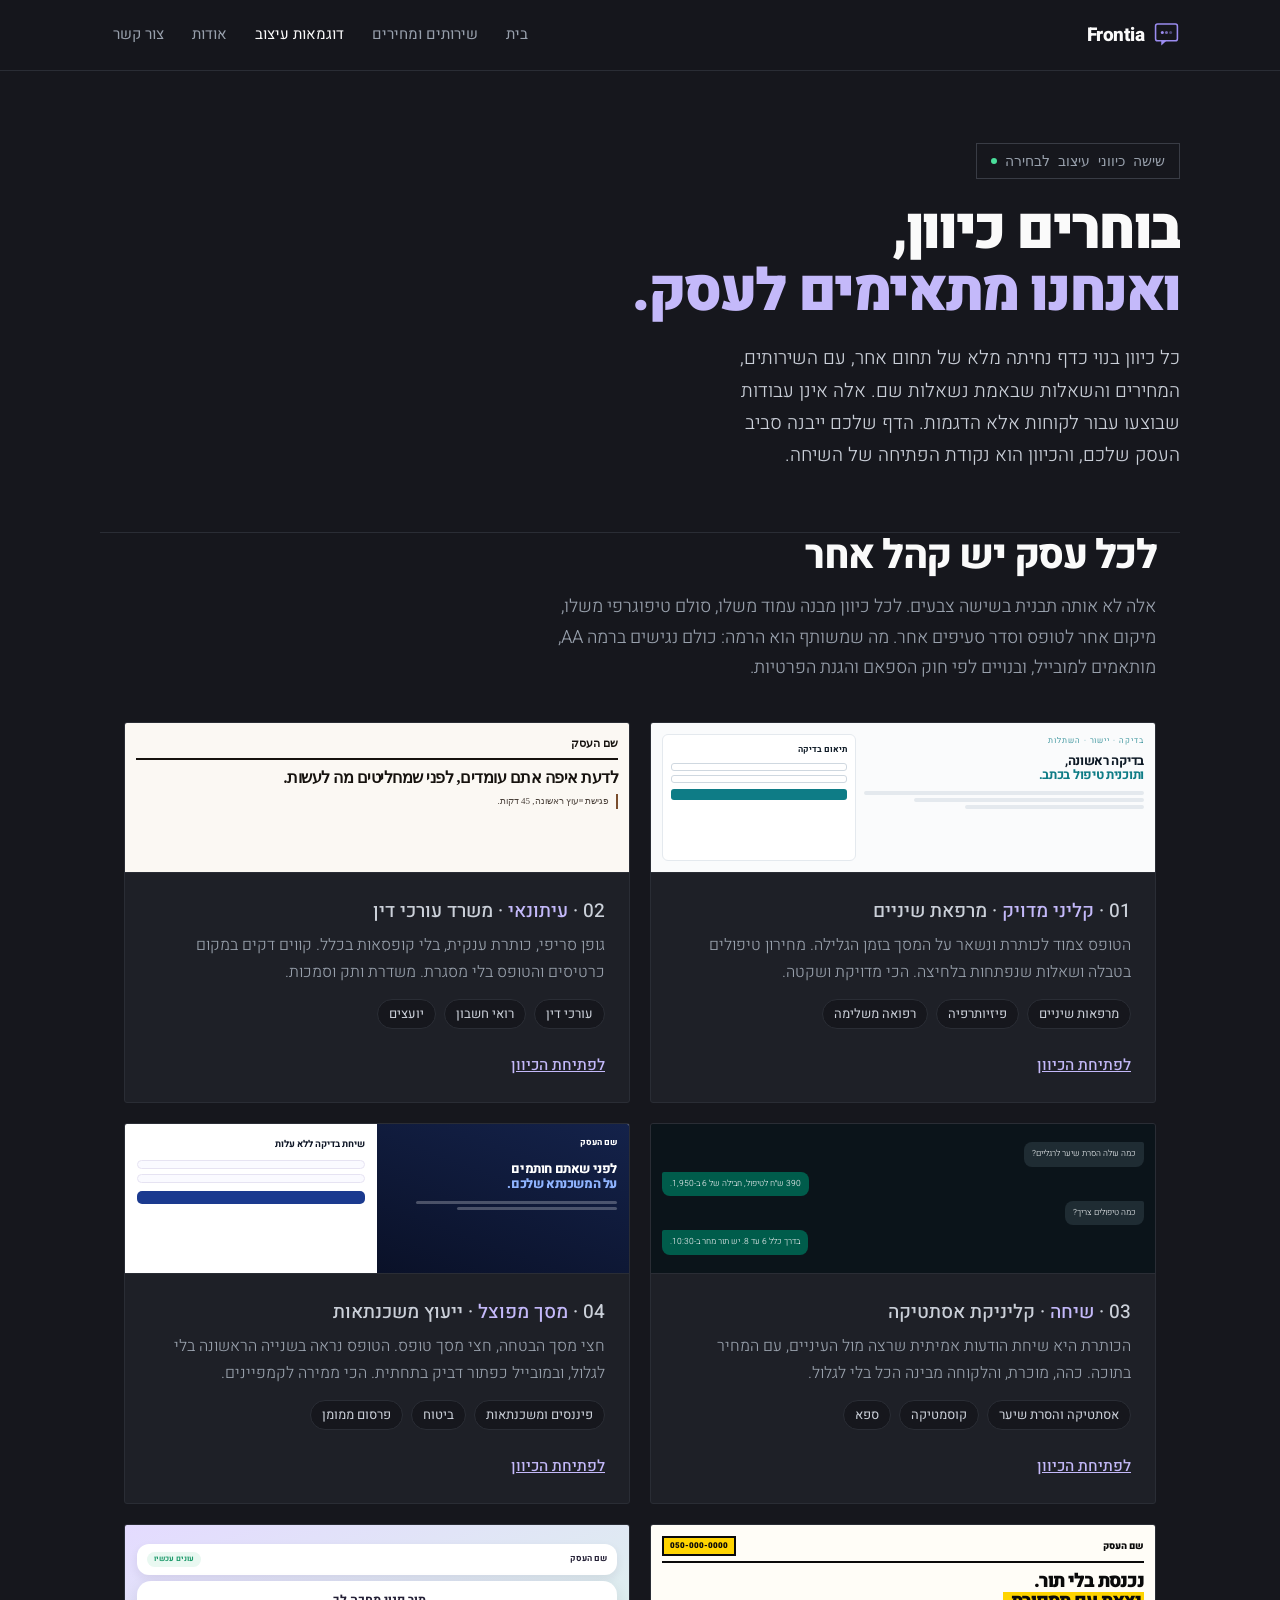
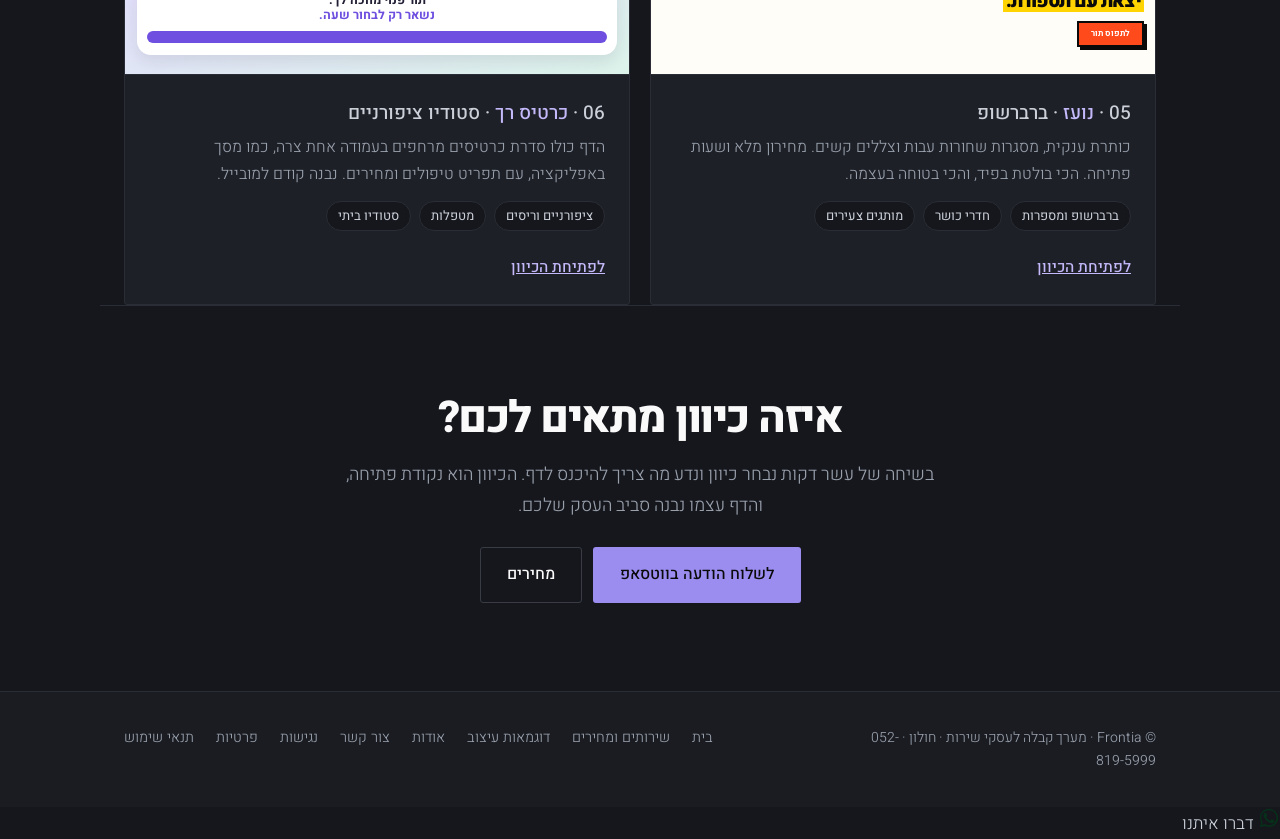
<file: examples.html>
<!DOCTYPE html>
<html lang="he" dir="rtl">
<head>
<meta charset="UTF-8">
<meta name="viewport" content="width=device-width,initial-scale=1">
<title>כיווני עיצוב | Frontia</title>
<meta name="description" content="שישה כיווני עיצוב לדפי נחיתה לעסקי שירות. בוחרים כיוון, ואנחנו מתאימים את התוכן, הצבעים והמבנה לעסק שלכם.">
<link rel="canonical" href="https://frontia.co.il/examples.html">
<meta name="theme-color" content="#16171D">
<meta property="og:type" content="website">
<meta property="og:site_name" content="Frontia">
<meta property="og:locale" content="he_IL">
<meta property="og:url" content="https://frontia.co.il/examples.html">
<meta property="og:title" content="כיווני עיצוב | Frontia">
<meta property="og:description" content="שישה כיווני עיצוב לדף נחיתה, כל אחד עם אופי אחר. נקודת פתיחה לעבודה מותאמת ולא קטלוג לבחירה.">
<meta property="og:image" content="https://frontia.co.il/share.png">
<meta property="og:image:width" content="1200">
<meta property="og:image:height" content="630">
<meta property="og:image:alt" content="Frontia, מערך הקבלה של העסק שלך">
<meta name="twitter:card" content="summary_large_image">
<link rel="icon" href="logo.svg">
<link rel="icon" type="image/png" sizes="32x32" href="favicon-32.png">
<link rel="apple-touch-icon" href="apple-touch-icon.png">
<link rel="stylesheet" href="style.css">
<style>
.gal{display:grid;grid-template-columns:repeat(2,minmax(0,1fr));gap:20px;margin-top:38px}
.tpl{background:var(--card);border:1px solid var(--line);border-radius:var(--radius);overflow:hidden;transition:.2s;display:flex;flex-direction:column}
.tpl:hover{border-color:var(--line-2);transform:translateY(-3px)}
.prev{height:150px;position:relative;overflow:hidden;border-bottom:1px solid var(--line)}
.prev .bar{position:absolute;top:0;inset-inline:0;height:26px;display:flex;align-items:center;justify-content:space-between;padding:0 14px;font-size:10.5px;font-weight:700}
.prev .ttl{position:absolute;top:44px;inset-inline-start:14px;inset-inline-end:14px;font-size:17px;font-weight:800;line-height:1.2;letter-spacing:-.4px}
.prev .btns{position:absolute;bottom:16px;inset-inline-start:14px;display:flex;gap:6px}
.prev .btns span{font-size:9.5px;padding:5px 12px;font-weight:700}
.tpl .body{padding:22px 24px;flex:1}
.tpl .nm{font-size:19px;font-weight:500;margin-bottom:5px}
.tpl .nm b{color:var(--acc-d);font-weight:500}
.tpl .ds{color:var(--muted);font-size:16px;font-weight:300;line-height:1.65}
.tpl .meta{display:flex;gap:8px;flex-wrap:wrap;margin-top:14px}
.tpl .meta span{font-size:13px;background:var(--page);border:1px solid var(--line);color:var(--ink-2);padding:3px 11px;border-radius:100px;font-weight:400}
.tpl .foot{padding:0 24px 22px}
.tpl .foot span{display:inline-block;font-size:15.5px;font-weight:500;color:var(--acc-d);text-decoration:underline}
@media(max-width:820px){.gal{grid-template-columns:1fr}}
</style>
</head>
<body>

<a class="skip" href="#main">דלג לתוכן המרכזי</a>

<header>
  <div class="wrap nav">
    <a class="brand" href="index.html" aria-label="Frontia, לעמוד הבית">
      <svg viewBox="0 0 50 50" fill="none" aria-hidden="true">
        <rect x="3" y="4" width="42" height="32" rx="4" stroke="#9B8CF0" stroke-width="3"/>
        <path d="M14 36 L14 45 L24 36 Z" fill="#9B8CF0"/>
        <circle cx="16" cy="20" r="2.9" fill="#9B8CF0"/>
        <circle cx="24" cy="20" r="2.9" fill="#9B8CF0" opacity=".7"/>
        <circle cx="32" cy="20" r="2.9" fill="#9B8CF0" opacity=".42"/>
      </svg>
      <span>Frontia</span>
    </a>
    <nav class="menu" aria-label="ניווט ראשי">
      <a href="index.html">בית</a>
      <a href="services.html">שירותים ומחירים</a>
      <a href="examples.html" aria-current="page">דוגמאות עיצוב</a>
      <a href="about.html">אודות</a>
      <a href="contact.html">צור קשר</a>
    </nav>
  </div>
</header>

<main id="main">

  <div class="hero wrap">
    <span class="pill"><span class="dot" aria-hidden="true"></span> שישה כיווני עיצוב לבחירה</span>
    <h1>בוחרים כיוון,<br><span class="g">ואנחנו מתאימים לעסק.</span></h1>
    <p class="lede">כל כיוון בנוי כדף נחיתה מלא של תחום אחר, עם השירותים, המחירים והשאלות שבאמת נשאלות שם. אלה אינן עבודות שבוצעו עבור לקוחות אלא הדגמות. הדף שלכם ייבנה סביב העסק שלכם, והכיוון הוא נקודת הפתיחה של השיחה.</p>
  </div>

  <section class="wrap">
    <h2>לכל עסק יש קהל אחר</h2>
    <p class="sub">אלה לא אותה תבנית בשישה צבעים. לכל כיוון מבנה עמוד משלו, סולם טיפוגרפי משלו, מיקום אחר לטופס וסדר סעיפים אחר. מה שמשותף הוא הרמה: כולם נגישים ברמה AA, מותאמים למובייל, ובנויים לפי חוק הספאם והגנת הפרטיות.</p>

    <div class="gal">

      <a class="tpl" href="templates/תבנית-01-קליני-מדויק.html">
        <div class="prev" style="background:#FAFBFC;display:grid;grid-template-columns:1.3fr .9fr;gap:8px;padding:11px">
          <div>
            <div style="font-size:8px;letter-spacing:.12em;color:#0E7C86;margin-bottom:6px">בדיקה · יישור · השתלות</div>
            <div style="font-size:13px;font-weight:700;color:#0E1A26;line-height:1.15;letter-spacing:-.3px">בדיקה ראשונה,<br><span style="color:#0E7C86">ותוכנית טיפול בכתב.</span></div>
            <div style="margin-top:8px;display:grid;gap:3px">
              <div style="height:4px;background:#E4E9EE;border-radius:2px"></div>
              <div style="height:4px;background:#E4E9EE;border-radius:2px;width:82%"></div>
              <div style="height:4px;background:#E4E9EE;border-radius:2px;width:64%"></div>
            </div>
          </div>
          <div style="background:#fff;border:1px solid #E4E9EE;border-radius:6px;padding:8px">
            <div style="font-size:8.5px;font-weight:700;color:#0E1A26;margin-bottom:6px">תיאום בדיקה</div>
            <div style="height:8px;background:#fff;border:1px solid #CFD8E0;border-radius:3px;margin-bottom:4px"></div>
            <div style="height:8px;background:#fff;border:1px solid #CFD8E0;border-radius:3px;margin-bottom:6px"></div>
            <div style="height:11px;background:#0E7C86;border-radius:3px"></div>
          </div>
        </div>
        <div class="body">
          <div class="nm">01 · <b>קליני מדויק</b> · מרפאת שיניים</div>
          <p class="ds">הטופס צמוד לכותרת ונשאר על המסך בזמן הגלילה. מחירון טיפולים בטבלה ושאלות שנפתחות בלחיצה. הכי מדויקת ושקטה.</p>
          <div class="meta"><span>מרפאות שיניים</span><span>פיזיותרפיה</span><span>רפואה משלימה</span></div>
        </div>
        <div class="foot"><span style="color:var(--acc-d);font-weight:500;text-decoration:underline">לפתיחת הכיוון</span></div>
      </a>

      <a class="tpl" href="templates/תבנית-02-עיתונאי.html">
        <div class="prev" style="background:#FBF8F3;padding:11px">
          <div style="border-bottom:2px double #16120E;padding-bottom:5px;margin-bottom:9px;font-family:Georgia,serif;font-size:11px;font-weight:700;color:#16120E">שם העסק</div>
          <div style="font-family:Georgia,serif;font-size:16px;font-weight:700;color:#16120E;line-height:1.08;letter-spacing:-.5px">לדעת איפה אתם עומדים, לפני שמחליטים מה לעשות.</div>
          <div style="margin-top:8px;border-inline-start:2px solid #7A4E2D;padding-inline-start:7px;font-family:Georgia,serif;font-size:9px;color:#4A413A">פגישת ייעוץ ראשונה, 45 דקות.</div>
        </div>
        <div class="body">
          <div class="nm">02 · <b>עיתונאי</b> · משרד עורכי דין</div>
          <p class="ds">גופן סריפי, כותרת ענקית, בלי קופסאות בכלל. קווים דקים במקום כרטיסים והטופס בלי מסגרת. משדרת ותק וסמכות.</p>
          <div class="meta"><span>עורכי דין</span><span>רואי חשבון</span><span>יועצים</span></div>
        </div>
        <div class="foot"><span style="color:var(--acc-d);font-weight:500;text-decoration:underline">לפתיחת הכיוון</span></div>
      </a>

      <a class="tpl" href="templates/תבנית-03-שיחה.html">
        <div class="prev" style="background:#0B141A;padding:11px;display:grid;gap:5px;align-content:center">
          <div style="background:#1F2C33;color:#E9EDEF;font-size:8.5px;padding:5px 8px;border-radius:8px;border-start-start-radius:2px;justify-self:start;max-width:84%">כמה עולה הסרת שיער לרגליים?</div>
          <div style="background:#005C4B;color:#E9EDEF;font-size:8.5px;padding:5px 8px;border-radius:8px;border-start-end-radius:2px;justify-self:end;max-width:88%">390 ש״ח לטיפול, חבילה של 6 ב-1,950.</div>
          <div style="background:#1F2C33;color:#E9EDEF;font-size:8.5px;padding:5px 8px;border-radius:8px;border-start-start-radius:2px;justify-self:start;max-width:70%">כמה טיפולים צריך?</div>
          <div style="background:#005C4B;color:#E9EDEF;font-size:8.5px;padding:5px 8px;border-radius:8px;border-start-end-radius:2px;justify-self:end;max-width:88%">בדרך כלל 6 עד 8. יש תור מחר ב-10:30.</div>
        </div>
        <div class="body">
          <div class="nm">03 · <b>שיחה</b> · קליניקת אסתטיקה</div>
          <p class="ds">הכותרת היא שיחת הודעות אמיתית שרצה מול העיניים, עם המחיר בתוכה. כהה, מוכרת, והלקוחה מבינה הכל בלי לגלול.</p>
          <div class="meta"><span>אסתטיקה והסרת שיער</span><span>קוסמטיקה</span><span>ספא</span></div>
        </div>
        <div class="foot"><span style="color:var(--acc-d);font-weight:500;text-decoration:underline">לפתיחת הכיוון</span></div>
      </a>

      <a class="tpl" href="templates/תבנית-04-מסך-מפוצל.html">
        <div class="prev" style="background:#fff;display:grid;grid-template-columns:1fr 1fr">
          <div style="background:linear-gradient(200deg,#14224A,#0A1128);padding:12px">
            <div style="font-size:8.5px;font-weight:800;color:#fff;margin-bottom:12px">שם העסק</div>
            <div style="font-size:13px;font-weight:800;color:#fff;line-height:1.14;letter-spacing:-.4px">לפני שאתם חותמים<br><span style="color:#8FB4FF">על המשכנתא שלכם.</span></div>
            <div style="margin-top:9px;display:grid;gap:3px">
              <div style="height:3px;background:rgba(255,255,255,.25);border-radius:2px;width:88%"></div>
              <div style="height:3px;background:rgba(255,255,255,.25);border-radius:2px;width:70%"></div>
            </div>
          </div>
          <div style="padding:12px">
            <div style="font-size:9.5px;font-weight:700;color:#101828;margin-bottom:8px">שיחת בדיקה ללא עלות</div>
            <div style="height:9px;background:#FAFAFF;border:1.5px solid #E6E3F2;border-radius:5px;margin-bottom:5px"></div>
            <div style="height:9px;background:#FAFAFF;border:1.5px solid #E6E3F2;border-radius:5px;margin-bottom:8px"></div>
            <div style="height:13px;background:#1B3A8F;border-radius:5px"></div>
          </div>
        </div>
        <div class="body">
          <div class="nm">04 · <b>מסך מפוצל</b> · ייעוץ משכנתאות</div>
          <p class="ds">חצי מסך הבטחה, חצי מסך טופס. הטופס נראה בשנייה הראשונה בלי לגלול, ובמובייל כפתור דביק בתחתית. הכי ממירה לקמפיינים.</p>
          <div class="meta"><span>פיננסים ומשכנתאות</span><span>ביטוח</span><span>פרסום ממומן</span></div>
        </div>
        <div class="foot"><span style="color:var(--acc-d);font-weight:500;text-decoration:underline">לפתיחת הכיוון</span></div>
      </a>

      <a class="tpl" href="templates/תבנית-05-נועז.html">
        <div class="prev" style="background:#FFFDF7;padding:11px">
          <div style="border-bottom:2.5px solid #0A0A0A;padding-bottom:5px;margin-bottom:9px;display:flex;justify-content:space-between;align-items:center;font-size:9.5px;font-weight:900;color:#0A0A0A">שם העסק<span style="border:2px solid #0A0A0A;background:#FFD400;padding:1px 6px;font-size:8px">050-000-0000</span></div>
          <div style="font-size:19px;font-weight:900;color:#0A0A0A;line-height:1.05;letter-spacing:-1px">נכנסת בלי תור.<br><span style="background:#FFD400;display:inline-block;padding:0 3px">יצאת עם תספורת.</span></div>
          <div style="margin-top:9px;display:inline-block;background:#FF4A1C;color:#fff;font-size:8.5px;font-weight:700;padding:4px 12px;border:2px solid #0A0A0A;box-shadow:3px 3px 0 #0A0A0A">לתפוס תור</div>
        </div>
        <div class="body">
          <div class="nm">05 · <b>נועז</b> · ברברשופ</div>
          <p class="ds">כותרת ענקית, מסגרות שחורות עבות וצללים קשים. מחירון מלא ושעות פתיחה. הכי בולטת בפיד, והכי בטוחה בעצמה.</p>
          <div class="meta"><span>ברברשופ ומספרות</span><span>חדרי כושר</span><span>מותגים צעירים</span></div>
        </div>
        <div class="foot"><span style="color:var(--acc-d);font-weight:500;text-decoration:underline">לפתיחת הכיוון</span></div>
      </a>

      <a class="tpl" href="templates/תבנית-06-כרטיס-רך.html">
        <div class="prev" style="background:linear-gradient(160deg,#E4DBFF,#DCF3EA);padding:12px;display:grid;gap:6px;align-content:center">
          <div style="background:#fff;border-radius:12px;padding:8px 10px;display:flex;justify-content:space-between;align-items:center;font-size:8.5px;font-weight:700;color:#231F35;box-shadow:0 4px 10px rgba(35,31,53,.08)">שם העסק<span style="background:#E9F8F1;color:#1E9A6B;border-radius:20px;padding:1px 7px;font-size:7.5px">עונים עכשיו</span></div>
          <div style="background:#fff;border-radius:14px;padding:12px 10px;text-align:center;box-shadow:0 6px 16px rgba(35,31,53,.1)">
            <div style="font-size:12.5px;font-weight:700;color:#231F35;line-height:1.2">תור פנוי מחכה לך.<br><span style="color:#6E4FE0">נשאר רק לבחור שעה.</span></div>
            <div style="margin-top:8px;height:12px;background:#6E4FE0;border-radius:20px"></div>
          </div>
        </div>
        <div class="body">
          <div class="nm">06 · <b>כרטיס רך</b> · סטודיו ציפורניים</div>
          <p class="ds">הדף כולו סדרת כרטיסים מרחפים בעמודה אחת צרה, כמו מסך באפליקציה, עם תפריט טיפולים ומחירים. נבנה קודם למובייל.</p>
          <div class="meta"><span>ציפורניים וריסים</span><span>מטפלות</span><span>סטודיו ביתי</span></div>
        </div>
        <div class="foot"><span style="color:var(--acc-d);font-weight:500;text-decoration:underline">לפתיחת הכיוון</span></div>
      </a>

    </div>
  </section>

  <div class="final wrap">
    <h2>איזה כיוון מתאים לכם?</h2>
    <p class="sub">בשיחה של עשר דקות נבחר כיוון ונדע מה צריך להיכנס לדף. הכיוון הוא נקודת פתיחה, והדף עצמו נבנה סביב העסק שלכם.</p>
    <div class="cta">
      <a class="btn btn-p" href="https://wa.me/972528195999?text=%D7%94%D7%99%D7%99%2C%20%D7%A8%D7%90%D7%99%D7%AA%D7%99%20%D7%90%D7%AA%20%D7%9B%D7%99%D7%95%D7%95%D7%A0%D7%99%20%D7%94%D7%A2%D7%99%D7%A6%D7%95%D7%91%20%D7%95%D7%90%D7%A9%D7%9E%D7%97%20%D7%9C%D7%93%D7%91%D7%A8%20%D7%A2%D7%9C%20%D7%93%D7%A3%20%D7%A0%D7%97%D7%99%D7%AA%D7%94">לשלוח הודעה בווטסאפ</a>
      <a class="btn btn-g" href="services.html">מחירים</a>
    </div>
  </div>

</main>

<footer>
  <div class="wrap fgrid">
    <div class="cr">© Frontia · מערך קבלה לעסקי שירות · חולון · <a href="tel:0528195999">052-819-5999</a></div>
    <div class="fl">
      <a href="index.html">בית</a>
      <a href="services.html">שירותים ומחירים</a>
      <a href="examples.html">דוגמאות עיצוב</a>
      <a href="about.html">אודות</a>
      <a href="contact.html">צור קשר</a>
      <a href="accessibility.html">נגישות</a>
      <a href="privacy.html">פרטיות</a>
      <a href="terms.html">תנאי שימוש</a>
    </div>
  </div>
</footer>

<a class="wa-float" href="https://wa.me/972528195999?text=%D7%94%D7%99%D7%99%2C%20%D7%94%D7%92%D7%A2%D7%AA%D7%99%20%D7%9E%D7%94%D7%90%D7%AA%D7%A8%20%D7%A9%D7%9C%20Frontia%20%D7%95%D7%90%D7%A9%D7%9E%D7%97%20%D7%9C%D7%A9%D7%9E%D7%95%D7%A2%20%D7%90%D7%99%D7%9A%20%D7%94%D7%9E%D7%A2%D7%A0%D7%94%20%D7%94%D7%90%D7%95%D7%98%D7%95%D7%9E%D7%98%D7%99%20%D7%A2%D7%95%D7%91%D7%93%20%D7%90%D7%A6%D7%9C%D7%99%20%D7%91%D7%A2%D7%A1%D7%A7"
   target="_blank" rel="noopener" aria-label="לפתוח שיחת ווטסאפ עם Frontia">
  <svg viewBox="0 0 24 24" aria-hidden="true"><path d="M17.47 14.38c-.3-.15-1.76-.87-2.03-.97-.27-.1-.47-.15-.67.15-.2.3-.77.97-.94 1.17-.17.2-.35.22-.65.07-.3-.15-1.25-.46-2.39-1.47-.88-.79-1.48-1.76-1.65-2.06-.17-.3-.02-.46.13-.61.13-.13.3-.35.45-.52.15-.17.2-.3.3-.5.1-.2.05-.37-.02-.52-.08-.15-.67-1.61-.92-2.21-.24-.58-.49-.5-.67-.51h-.57c-.2 0-.52.07-.79.37-.27.3-1.04 1.02-1.04 2.48 0 1.46 1.06 2.87 1.21 3.07.15.2 2.1 3.2 5.08 4.49.71.31 1.26.49 1.69.63.71.23 1.36.19 1.87.12.57-.09 1.76-.72 2.01-1.41.25-.7.25-1.29.17-1.42-.07-.13-.27-.2-.57-.35z"/><path d="M12.04 2C6.58 2 2.13 6.45 2.13 11.91c0 1.75.46 3.45 1.32 4.95L2 22l5.25-1.38c1.45.79 3.08 1.21 4.79 1.21h.01c5.46 0 9.91-4.45 9.91-9.91C21.96 6.45 17.5 2 12.04 2zm0 18.02h-.01c-1.52 0-3.02-.41-4.32-1.18l-.31-.18-3.21.84.86-3.13-.2-.32a8.2 8.2 0 01-1.26-4.38c0-4.54 3.7-8.23 8.24-8.23 2.2 0 4.27.86 5.83 2.41a8.18 8.18 0 012.41 5.83c0 4.54-3.7 8.34-8.23 8.34z"/></svg>
  <span class="lbl">דברו איתנו</span>
</a>


</body>
</html>
</file>
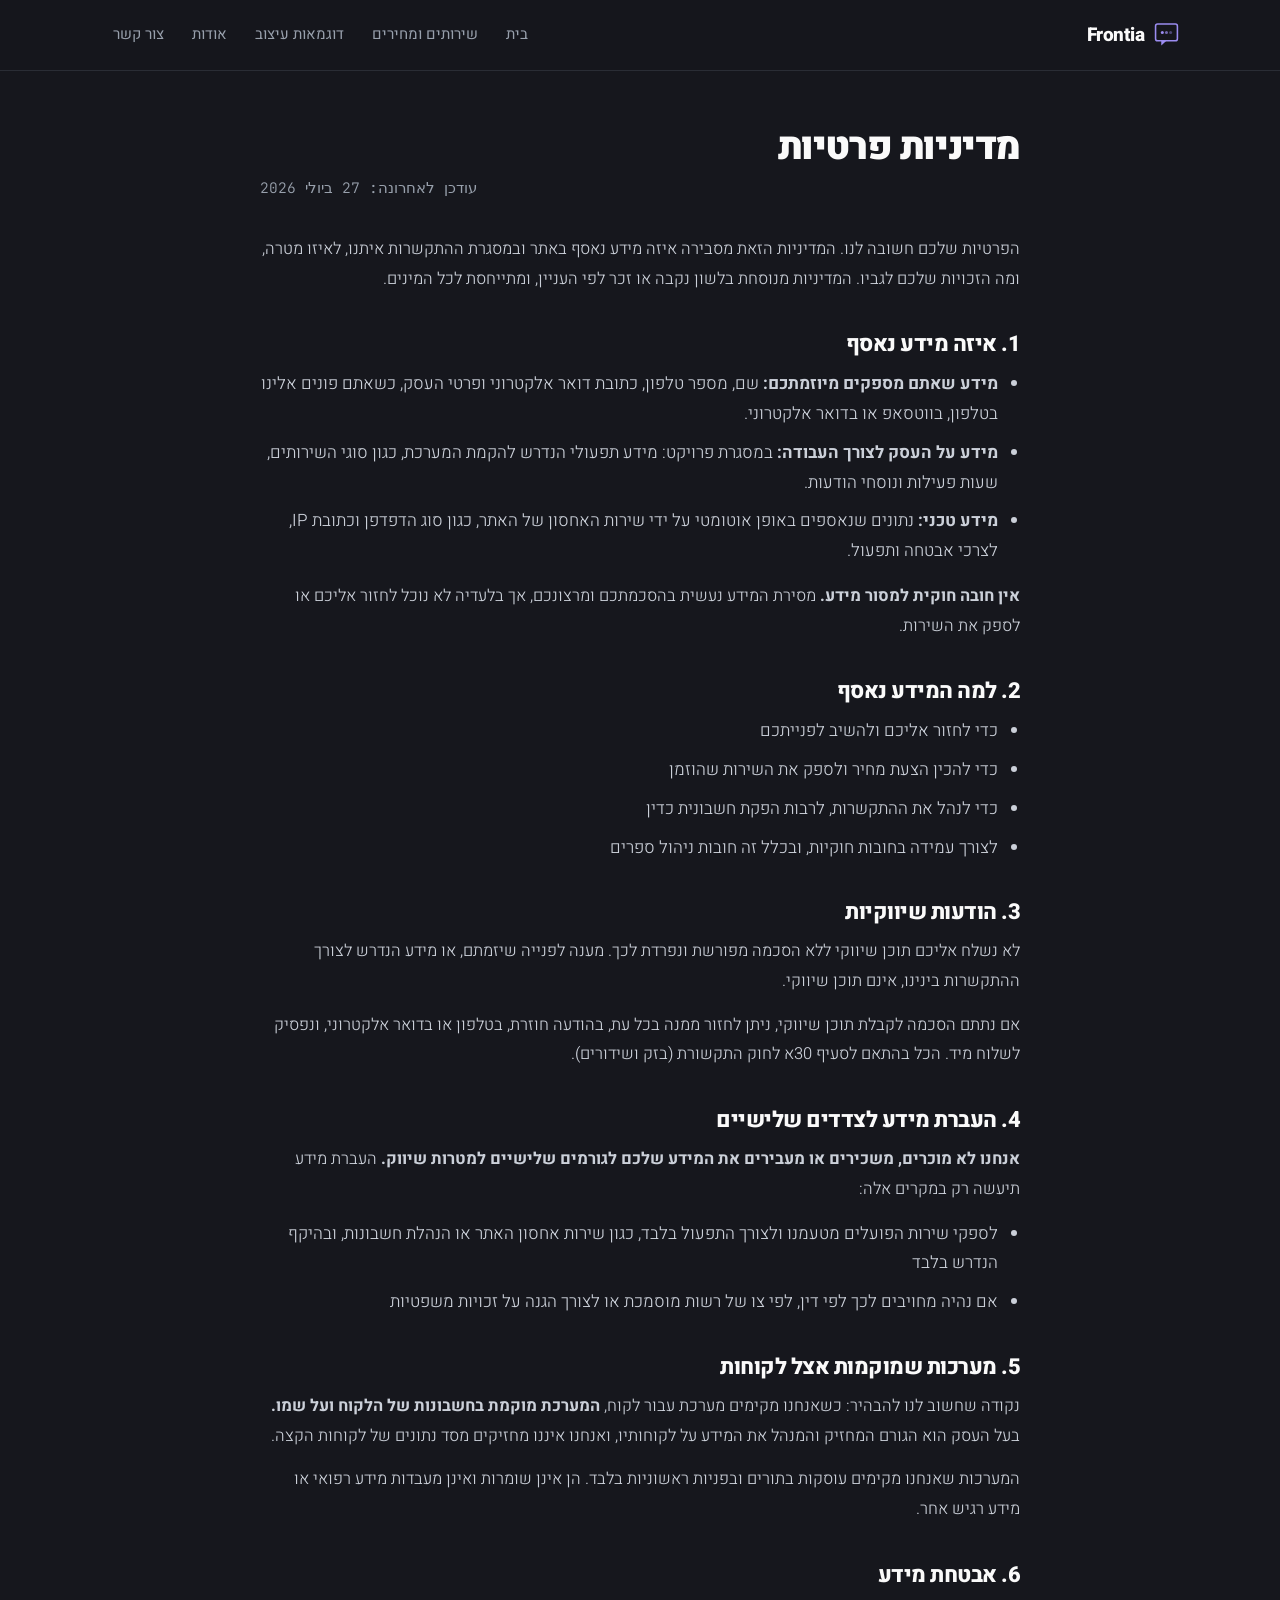
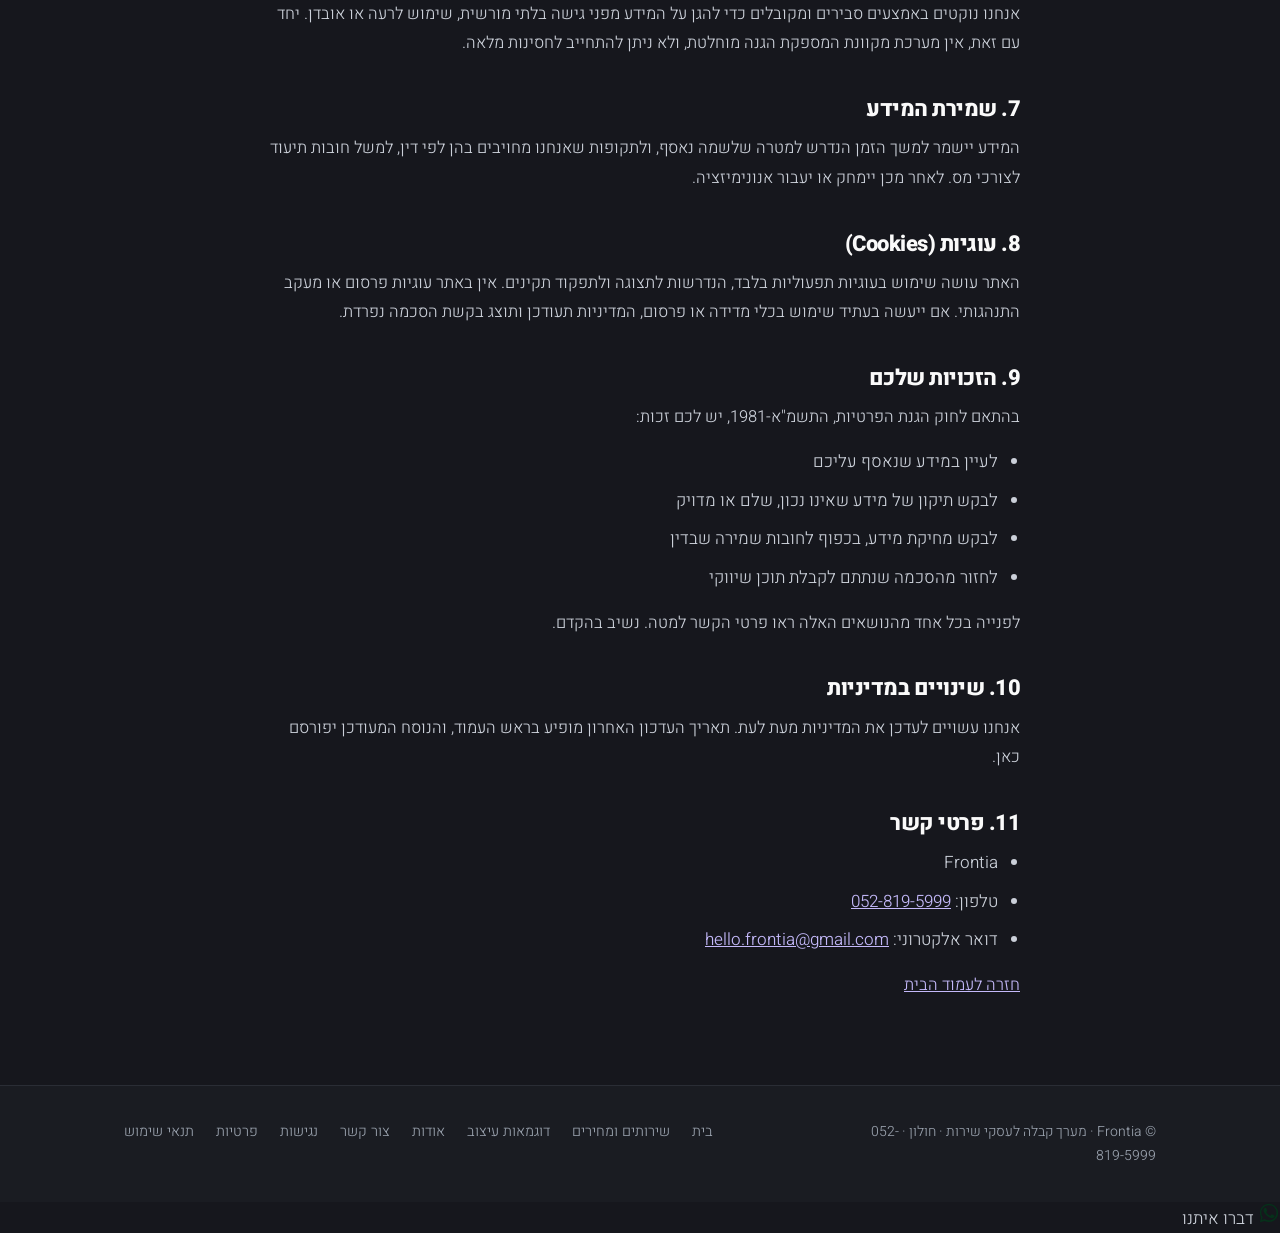
<file: privacy.html>
<!DOCTYPE html>
<html lang="he" dir="rtl">
<head>
<meta charset="UTF-8">
<meta name="viewport" content="width=device-width,initial-scale=1">
<title>מדיניות פרטיות | Frontia</title>
<meta name="description" content="מדיניות הפרטיות של Frontia, איזה מידע נאסף, למה, למי הוא מועבר, וזכויותיכם לפי חוק הגנת הפרטיות.">
<link rel="canonical" href="https://frontia.co.il/privacy.html">
<meta name="theme-color" content="#16171D">
<meta property="og:type" content="website">
<meta property="og:site_name" content="Frontia">
<meta property="og:locale" content="he_IL">
<meta property="og:url" content="https://frontia.co.il/privacy.html">
<meta property="og:title" content="מדיניות פרטיות | Frontia">
<meta property="og:description" content="איזה מידע נאסף באתר Frontia, למה, לכמה זמן ולמי הוא מועבר.">
<meta property="og:image" content="https://frontia.co.il/share.png">
<meta property="og:image:width" content="1200">
<meta property="og:image:height" content="630">
<meta property="og:image:alt" content="Frontia, מערך הקבלה של העסק שלך">
<meta name="twitter:card" content="summary_large_image">
<link rel="icon" href="logo.svg">
<link rel="icon" type="image/png" sizes="32x32" href="favicon-32.png">
<link rel="apple-touch-icon" href="apple-touch-icon.png">
<link rel="stylesheet" href="style.css">
</head>
<body>

<a class="skip" href="#main">דלג לתוכן המרכזי</a>

<header>
  <div class="wrap nav">
    <a class="brand" href="index.html" aria-label="Frontia, לעמוד הבית">
      <svg viewBox="0 0 50 50" fill="none" aria-hidden="true">
        <rect x="3" y="4" width="42" height="32" rx="4" stroke="#9B8CF0" stroke-width="3"/>
        <path d="M14 36 L14 45 L24 36 Z" fill="#9B8CF0"/>
        <circle cx="16" cy="20" r="2.9" fill="#9B8CF0"/>
        <circle cx="24" cy="20" r="2.9" fill="#9B8CF0" opacity=".7"/>
        <circle cx="32" cy="20" r="2.9" fill="#9B8CF0" opacity=".42"/>
      </svg>
      <span>Frontia</span>
    </a>
    <nav class="menu" aria-label="ניווט ראשי">
      <a href="index.html">בית</a>
      <a href="services.html">שירותים ומחירים</a>
      <a href="examples.html">דוגמאות עיצוב</a>
      <a href="about.html">אודות</a>
      <a href="contact.html">צור קשר</a>
    </nav>
  </div>
</header>

<main id="main">
  <div class="wrap legal">
    <h1>מדיניות פרטיות</h1>
    <p class="upd">עודכן לאחרונה: 27 ביולי 2026</p>

    <p>הפרטיות שלכם חשובה לנו. המדיניות הזאת מסבירה איזה מידע נאסף באתר ובמסגרת ההתקשרות איתנו, לאיזו מטרה, ומה הזכויות שלכם לגביו. המדיניות מנוסחת בלשון נקבה או זכר לפי העניין, ומתייחסת לכל המינים.</p>

    <h2>1. איזה מידע נאסף</h2>
    <ul>
      <li><strong>מידע שאתם מספקים מיוזמתכם:</strong> שם, מספר טלפון, כתובת דואר אלקטרוני ופרטי העסק, כשאתם פונים אלינו בטלפון, בווטסאפ או בדואר אלקטרוני.</li>
      <li><strong>מידע על העסק לצורך העבודה:</strong> במסגרת פרויקט: מידע תפעולי הנדרש להקמת המערכת, כגון סוגי השירותים, שעות פעילות ונוסחי הודעות.</li>
      <li><strong>מידע טכני:</strong> נתונים שנאספים באופן אוטומטי על ידי שירות האחסון של האתר, כגון סוג הדפדפן וכתובת IP, לצרכי אבטחה ותפעול.</li>
    </ul>
    <p><strong>אין חובה חוקית למסור מידע.</strong> מסירת המידע נעשית בהסכמתכם ומרצונכם, אך בלעדיה לא נוכל לחזור אליכם או לספק את השירות.</p>

    <h2>2. למה המידע נאסף</h2>
    <ul>
      <li>כדי לחזור אליכם ולהשיב לפנייתכם</li>
      <li>כדי להכין הצעת מחיר ולספק את השירות שהוזמן</li>
      <li>כדי לנהל את ההתקשרות, לרבות הפקת חשבונית כדין</li>
      <li>לצורך עמידה בחובות חוקיות, ובכלל זה חובות ניהול ספרים</li>
    </ul>

    <h2>3. הודעות שיווקיות</h2>
    <p>לא נשלח אליכם תוכן שיווקי ללא הסכמה מפורשת ונפרדת לכך. מענה לפנייה שיזמתם, או מידע הנדרש לצורך ההתקשרות בינינו, אינם תוכן שיווקי.</p>
    <p>אם נתתם הסכמה לקבלת תוכן שיווקי, ניתן לחזור ממנה בכל עת, בהודעה חוזרת, בטלפון או בדואר אלקטרוני, ונפסיק לשלוח מיד. הכל בהתאם לסעיף 30א לחוק התקשורת (בזק ושידורים).</p>

    <h2>4. העברת מידע לצדדים שלישיים</h2>
    <p><strong>אנחנו לא מוכרים, משכירים או מעבירים את המידע שלכם לגורמים שלישיים למטרות שיווק.</strong> העברת מידע תיעשה רק במקרים אלה:</p>
    <ul>
      <li>לספקי שירות הפועלים מטעמנו ולצורך התפעול בלבד, כגון שירות אחסון האתר או הנהלת חשבונות, ובהיקף הנדרש בלבד</li>
      <li>אם נהיה מחויבים לכך לפי דין, לפי צו של רשות מוסמכת או לצורך הגנה על זכויות משפטיות</li>
    </ul>

    <h2>5. מערכות שמוקמות אצל לקוחות</h2>
    <p>נקודה שחשוב לנו להבהיר: כשאנחנו מקימים מערכת עבור לקוח, <strong>המערכת מוקמת בחשבונות של הלקוח ועל שמו.</strong> בעל העסק הוא הגורם המחזיק והמנהל את המידע על לקוחותיו, ואנחנו איננו מחזיקים מסד נתונים של לקוחות הקצה.</p>
    <p>המערכות שאנחנו מקימים עוסקות בתורים ובפניות ראשוניות בלבד. הן אינן שומרות ואינן מעבדות מידע רפואי או מידע רגיש אחר.</p>

    <h2>6. אבטחת מידע</h2>
    <p>אנחנו נוקטים באמצעים סבירים ומקובלים כדי להגן על המידע מפני גישה בלתי מורשית, שימוש לרעה או אובדן. יחד עם זאת, אין מערכת מקוונת המספקת הגנה מוחלטת, ולא ניתן להתחייב לחסינות מלאה.</p>

    <h2>7. שמירת המידע</h2>
    <p>המידע יישמר למשך הזמן הנדרש למטרה שלשמה נאסף, ולתקופות שאנחנו מחויבים בהן לפי דין, למשל חובות תיעוד לצורכי מס. לאחר מכן יימחק או יעבור אנונימיזציה.</p>

    <h2>8. עוגיות (Cookies)</h2>
    <p>האתר עושה שימוש בעוגיות תפעוליות בלבד, הנדרשות לתצוגה ולתפקוד תקינים. אין באתר עוגיות פרסום או מעקב התנהגותי. אם ייעשה בעתיד שימוש בכלי מדידה או פרסום, המדיניות תעודכן ותוצג בקשת הסכמה נפרדת.</p>

    <h2>9. הזכויות שלכם</h2>
    <p>בהתאם לחוק הגנת הפרטיות, התשמ"א-1981, יש לכם זכות:</p>
    <ul>
      <li>לעיין במידע שנאסף עליכם</li>
      <li>לבקש תיקון של מידע שאינו נכון, שלם או מדויק</li>
      <li>לבקש מחיקת מידע, בכפוף לחובות שמירה שבדין</li>
      <li>לחזור מהסכמה שנתתם לקבלת תוכן שיווקי</li>
    </ul>
    <p>לפנייה בכל אחד מהנושאים האלה ראו פרטי הקשר למטה. נשיב בהקדם.</p>

    <h2>10. שינויים במדיניות</h2>
    <p>אנחנו עשויים לעדכן את המדיניות מעת לעת. תאריך העדכון האחרון מופיע בראש העמוד, והנוסח המעודכן יפורסם כאן.</p>

    <h2>11. פרטי קשר</h2>
    <ul>
      <li>Frontia</li>
      <li>טלפון: <a href="tel:0528195999">052-819-5999</a></li>
      <li>דואר אלקטרוני: <a href="mailto:hello.frontia@gmail.com">hello.frontia@gmail.com</a></li>
    </ul>

    <p><a href="index.html">חזרה לעמוד הבית</a></p>
  </div>
</main>

<footer>
  <div class="wrap fgrid">
    <div class="cr">© Frontia · מערך קבלה לעסקי שירות · חולון · <a href="tel:0528195999">052-819-5999</a></div>
    <div class="fl">
      <a href="index.html">בית</a>
      <a href="services.html">שירותים ומחירים</a>
      <a href="examples.html">דוגמאות עיצוב</a>
      <a href="about.html">אודות</a>
      <a href="contact.html">צור קשר</a>
      <a href="accessibility.html">נגישות</a>
      <a href="privacy.html">פרטיות</a>
      <a href="terms.html">תנאי שימוש</a>
    </div>
  </div>
</footer>

<a class="wa-float" href="https://wa.me/972528195999?text=%D7%94%D7%99%D7%99%2C%20%D7%94%D7%92%D7%A2%D7%AA%D7%99%20%D7%9E%D7%94%D7%90%D7%AA%D7%A8%20%D7%A9%D7%9C%20Frontia%20%D7%95%D7%90%D7%A9%D7%9E%D7%97%20%D7%9C%D7%A9%D7%9E%D7%95%D7%A2%20%D7%90%D7%99%D7%9A%20%D7%94%D7%9E%D7%A2%D7%A0%D7%94%20%D7%94%D7%90%D7%95%D7%98%D7%95%D7%9E%D7%98%D7%99%20%D7%A2%D7%95%D7%91%D7%93%20%D7%90%D7%A6%D7%9C%D7%99%20%D7%91%D7%A2%D7%A1%D7%A7"
   target="_blank" rel="noopener" aria-label="לפתוח שיחת ווטסאפ עם Frontia">
  <svg viewBox="0 0 24 24" aria-hidden="true"><path d="M17.47 14.38c-.3-.15-1.76-.87-2.03-.97-.27-.1-.47-.15-.67.15-.2.3-.77.97-.94 1.17-.17.2-.35.22-.65.07-.3-.15-1.25-.46-2.39-1.47-.88-.79-1.48-1.76-1.65-2.06-.17-.3-.02-.46.13-.61.13-.13.3-.35.45-.52.15-.17.2-.3.3-.5.1-.2.05-.37-.02-.52-.08-.15-.67-1.61-.92-2.21-.24-.58-.49-.5-.67-.51h-.57c-.2 0-.52.07-.79.37-.27.3-1.04 1.02-1.04 2.48 0 1.46 1.06 2.87 1.21 3.07.15.2 2.1 3.2 5.08 4.49.71.31 1.26.49 1.69.63.71.23 1.36.19 1.87.12.57-.09 1.76-.72 2.01-1.41.25-.7.25-1.29.17-1.42-.07-.13-.27-.2-.57-.35z"/><path d="M12.04 2C6.58 2 2.13 6.45 2.13 11.91c0 1.75.46 3.45 1.32 4.95L2 22l5.25-1.38c1.45.79 3.08 1.21 4.79 1.21h.01c5.46 0 9.91-4.45 9.91-9.91C21.96 6.45 17.5 2 12.04 2zm0 18.02h-.01c-1.52 0-3.02-.41-4.32-1.18l-.31-.18-3.21.84.86-3.13-.2-.32a8.2 8.2 0 01-1.26-4.38c0-4.54 3.7-8.23 8.24-8.23 2.2 0 4.27.86 5.83 2.41a8.18 8.18 0 012.41 5.83c0 4.54-3.7 8.34-8.23 8.34z"/></svg>
  <span class="lbl">דברו איתנו</span>
</a>


</body>
</html>
</file>
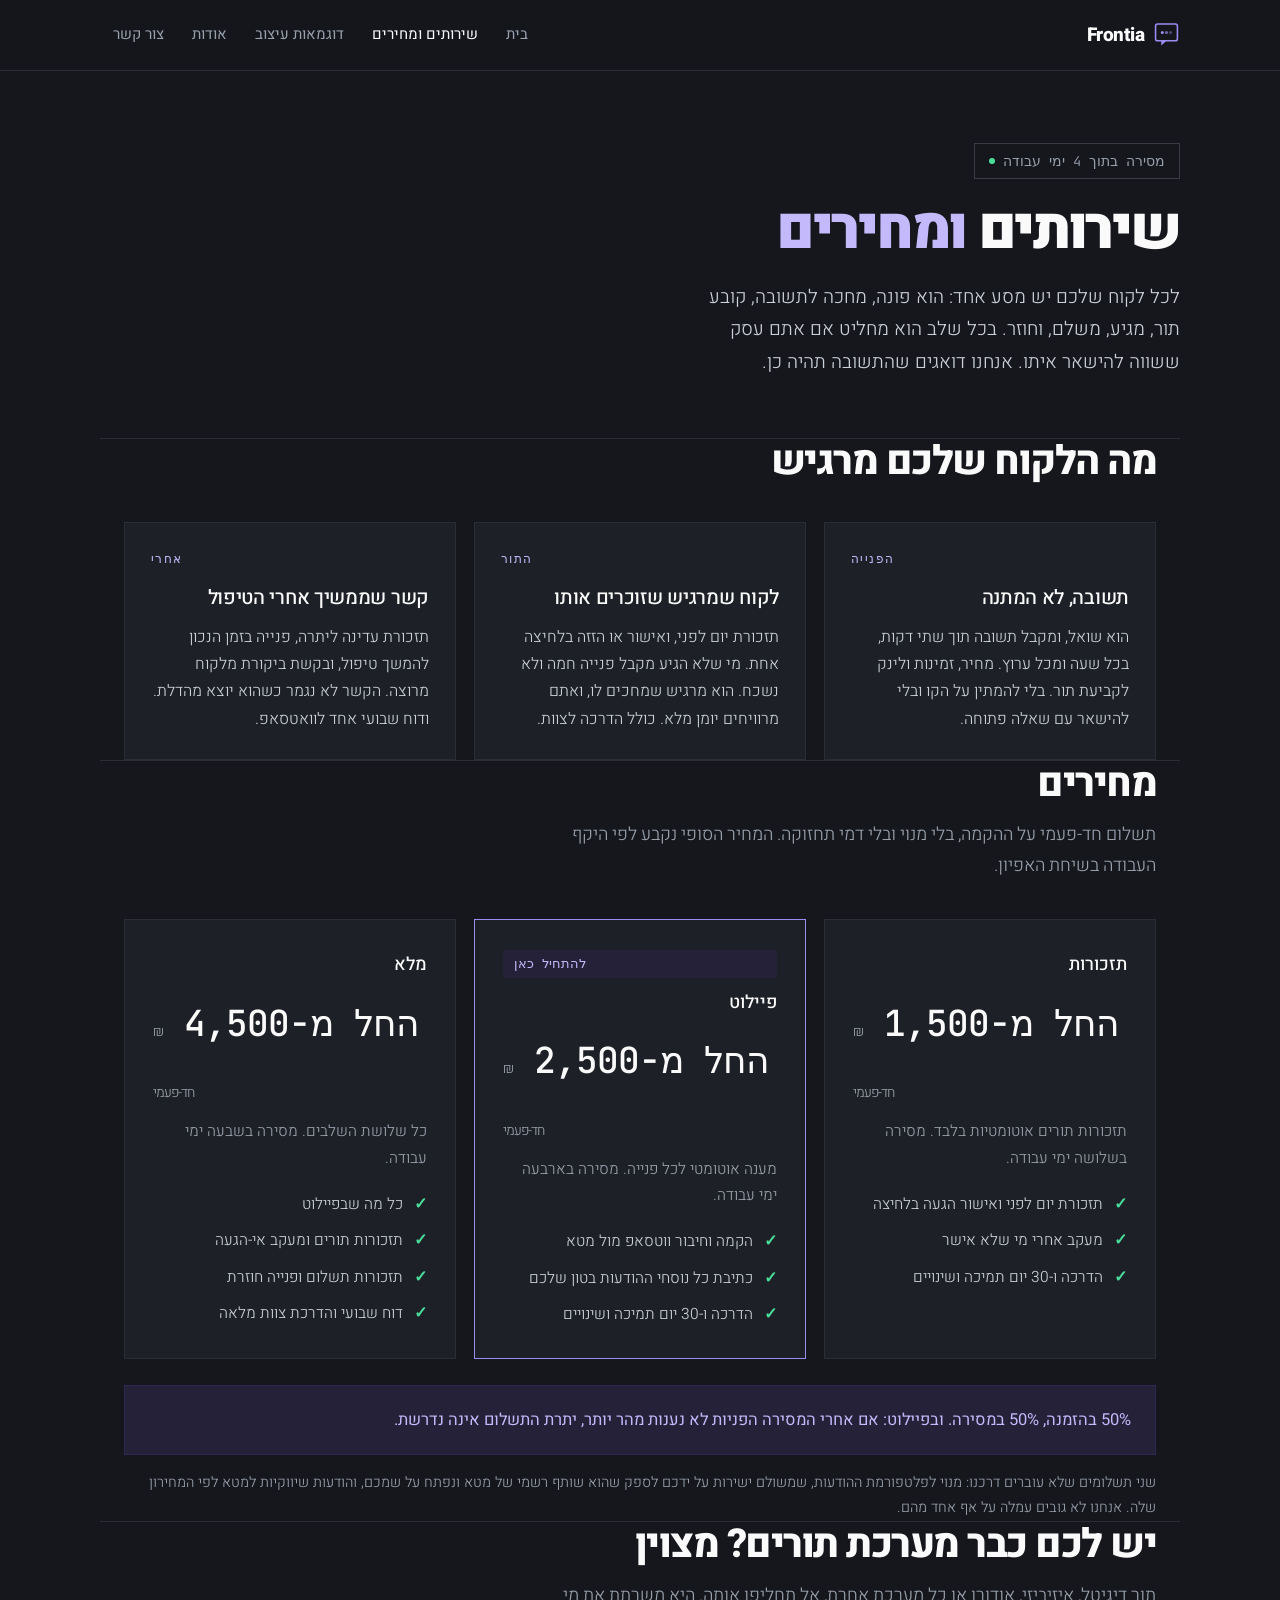
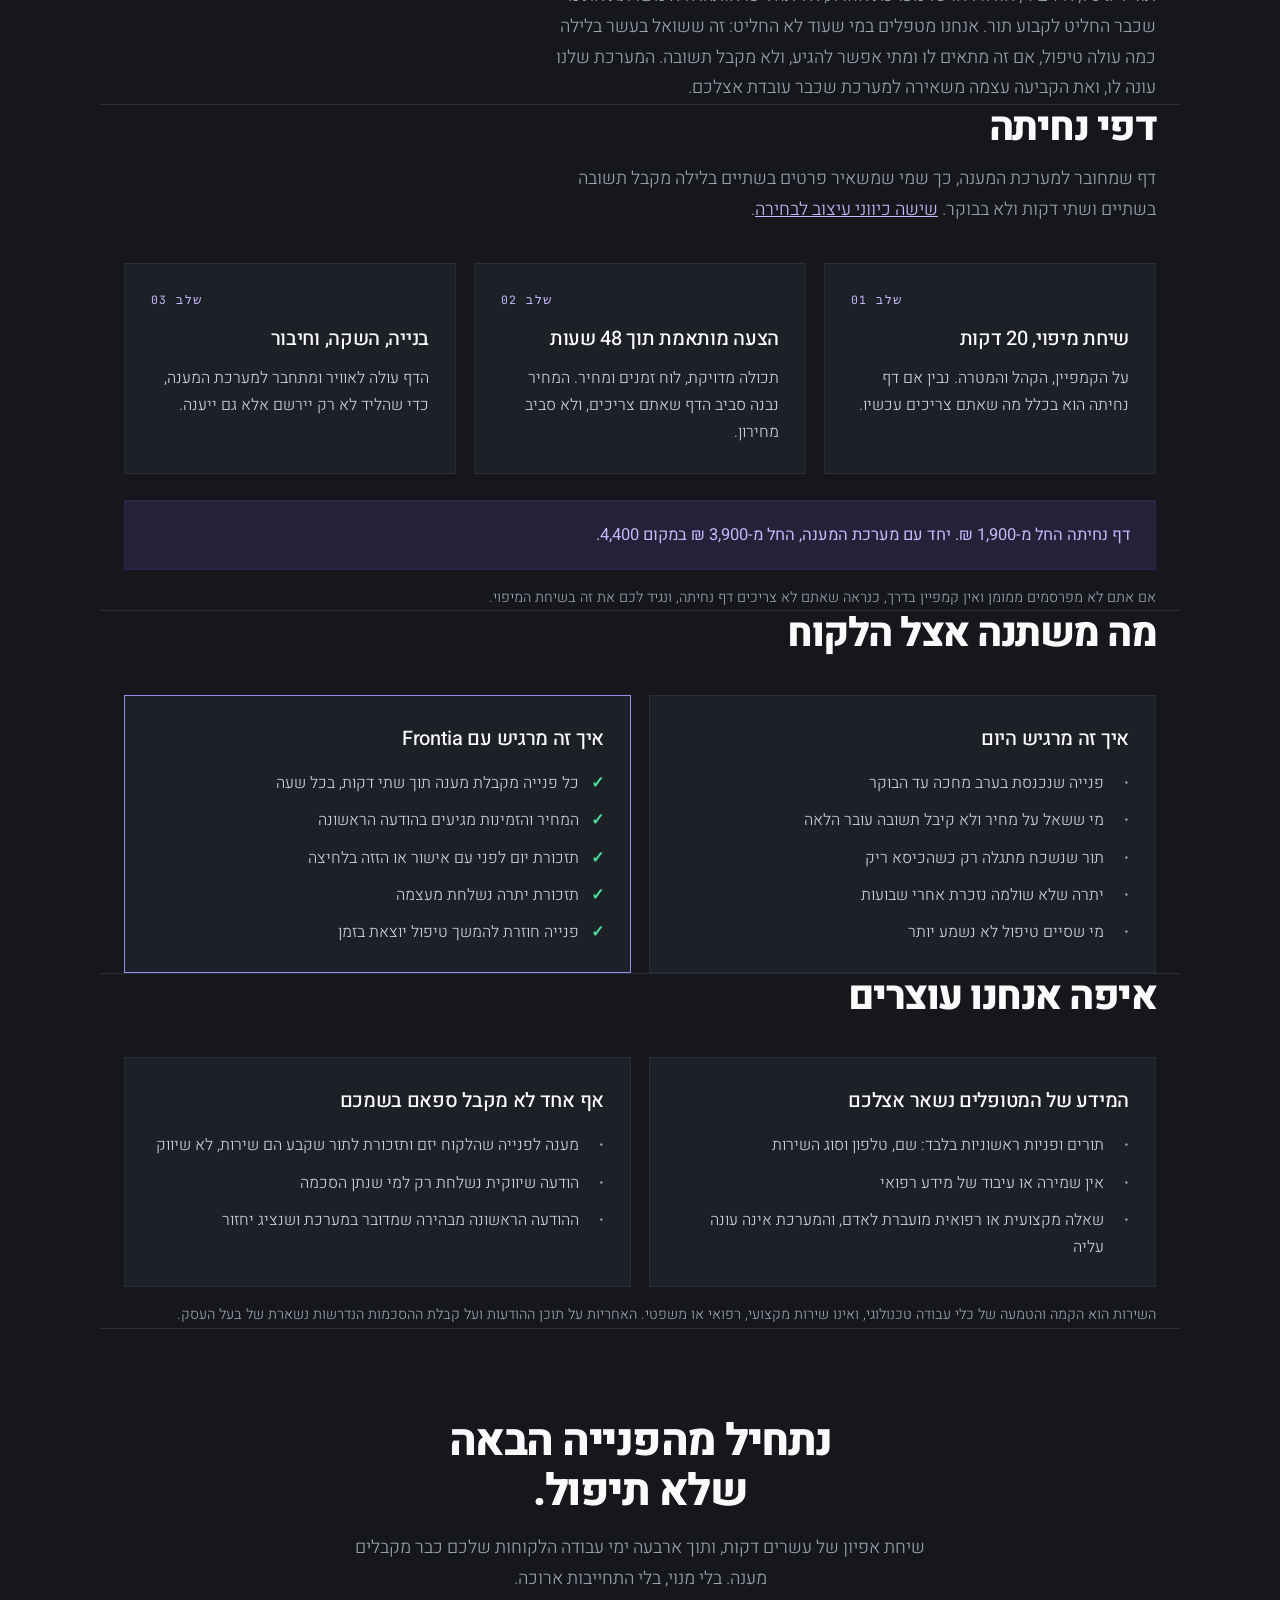
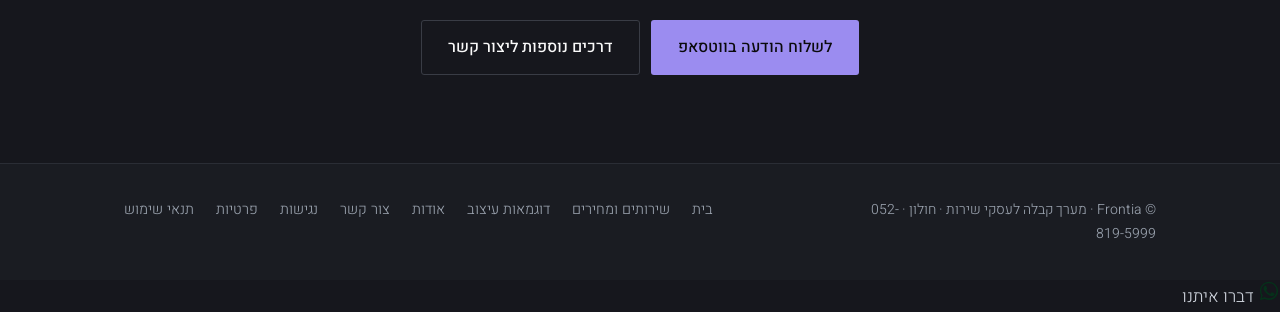
<file: services.html>
<!DOCTYPE html>
<html lang="he" dir="rtl">
<head>
<meta charset="UTF-8">
<meta name="viewport" content="width=device-width,initial-scale=1">
<title>שירותים ומחירים | Frontia</title>
<meta name="description" content="מענה ללידים, תזכורות תורים ופנייה חוזרת לעסקי שירות. הקמה חד-פעמית החל מ-1,500 ₪, דף נחיתה החל מ-1,900 ₪, בלי דמי תחזוקה.">
<link rel="canonical" href="https://frontia.co.il/services.html">
<meta name="theme-color" content="#16171D">
<meta property="og:type" content="website">
<meta property="og:site_name" content="Frontia">
<meta property="og:locale" content="he_IL">
<meta property="og:url" content="https://frontia.co.il/services.html">
<meta property="og:title" content="שירותים ומחירים | Frontia">
<meta property="og:description" content="מענה ללידים, תזכורות תורים ופנייה חוזרת. הקמה חד-פעמית החל מ-1,500 ₪, דף נחיתה החל מ-1,900 ₪, בלי דמי תחזוקה.">
<meta property="og:image" content="https://frontia.co.il/share.png">
<meta property="og:image:width" content="1200">
<meta property="og:image:height" content="630">
<meta property="og:image:alt" content="Frontia, מערך הקבלה של העסק שלך">
<meta name="twitter:card" content="summary_large_image">
<link rel="icon" href="logo.svg">
<link rel="icon" type="image/png" sizes="32x32" href="favicon-32.png">
<link rel="apple-touch-icon" href="apple-touch-icon.png">
<link rel="stylesheet" href="style.css">
<script type="application/ld+json">
{
  "@context": "https://schema.org",
  "@type": "Service",
  "name": "הקמת מערך קבלה אוטומטי",
  "provider": {
    "@id": "https://frontia.co.il/#business"
  },
  "areaServed": {
    "@type": "Country",
    "name": "ישראל"
  },
  "description": "מענה תוך שתי דקות לכל פנייה, תזכורות תורים ומעקב, ותזכורות תשלום ופנייה חוזרת.",
  "offers": [
    {
      "@type": "Offer",
      "name": "תזכורות תורים אוטומטיות",
      "price": "1500",
      "priceCurrency": "ILS",
      "description": "הקמה חד-פעמית. מסירה בשלושה ימי עבודה.",
      "url": "https://frontia.co.il/services.html"
    },
    {
      "@type": "Offer",
      "name": "פיילוט, מענה אוטומטי לפניות",
      "price": "2500",
      "priceCurrency": "ILS",
      "description": "הקמה חד-פעמית. מסירה בארבעה ימי עבודה.",
      "url": "https://frontia.co.il/services.html"
    },
    {
      "@type": "Offer",
      "name": "מלא, שלושת השלבים",
      "price": "4500",
      "priceCurrency": "ILS",
      "description": "הקמה חד-פעמית. מסירה בשבעה ימי עבודה.",
      "url": "https://frontia.co.il/services.html"
    },
    {
      "@type": "Offer",
      "name": "דף נחיתה",
      "price": "1900",
      "priceCurrency": "ILS",
      "description": "דף נחיתה שמחובר למערכת המענה.",
      "url": "https://frontia.co.il/services.html"
    }
  ]
}
</script>
</head>
<body>

<a class="skip" href="#main">דלג לתוכן המרכזי</a>

<header>
  <div class="wrap nav">
    <a class="brand" href="index.html" aria-label="Frontia, לעמוד הבית">
      <svg viewBox="0 0 50 50" fill="none" aria-hidden="true">
        <rect x="3" y="4" width="42" height="32" rx="4" stroke="#9B8CF0" stroke-width="3"/>
        <path d="M14 36 L14 45 L24 36 Z" fill="#9B8CF0"/>
        <circle cx="16" cy="20" r="2.9" fill="#9B8CF0"/>
        <circle cx="24" cy="20" r="2.9" fill="#9B8CF0" opacity=".7"/>
        <circle cx="32" cy="20" r="2.9" fill="#9B8CF0" opacity=".42"/>
      </svg>
      <span>Frontia</span>
    </a>
    <nav class="menu" aria-label="ניווט ראשי">
      <a href="index.html">בית</a>
      <a href="services.html" aria-current="page">שירותים ומחירים</a>
      <a href="examples.html">דוגמאות עיצוב</a>
      <a href="about.html">אודות</a>
      <a href="contact.html">צור קשר</a>
    </nav>
  </div>
</header>

<main id="main">

  <div class="hero wrap">
    <span class="pill"><span class="dot" aria-hidden="true"></span> מסירה בתוך 4 ימי עבודה</span>
    <h1>שירותים <span class="g">ומחירים</span></h1>
    <p class="lede">לכל לקוח שלכם יש מסע אחד: הוא פונה, מחכה לתשובה, קובע תור, מגיע, משלם, וחוזר. בכל שלב הוא מחליט אם אתם עסק ששווה להישאר איתו. אנחנו דואגים שהתשובה תהיה כן.</p>
  </div>

  <section class="wrap">
    <h2>מה הלקוח שלכם מרגיש</h2>
    <div class="grid g3">
      <div class="card">
        <span class="num">הפנייה</span>
        <h3>תשובה, לא המתנה</h3>
        <p>הוא שואל, ומקבל תשובה תוך שתי דקות, בכל שעה ומכל ערוץ. מחיר, זמינות ולינק לקביעת תור. בלי להמתין על הקו ובלי להישאר עם שאלה פתוחה.</p>
      </div>
      <div class="card">
        <span class="num">התור</span>
        <h3>לקוח שמרגיש שזוכרים אותו</h3>
        <p>תזכורת יום לפני, ואישור או הזזה בלחיצה אחת. מי שלא הגיע מקבל פנייה חמה ולא נשכח. הוא מרגיש שמחכים לו, ואתם מרוויחים יומן מלא. כולל הדרכה לצוות.</p>
      </div>
      <div class="card">
        <span class="num">אחרי</span>
        <h3>קשר שממשיך אחרי הטיפול</h3>
        <p>תזכורת עדינה ליתרה, פנייה בזמן הנכון להמשך טיפול, ובקשת ביקורת מלקוח מרוצה. הקשר לא נגמר כשהוא יוצא מהדלת. ודוח שבועי אחד לוואטסאפ.</p>
      </div>
    </div>
  </section>

  <section class="wrap">
    <h2>מחירים</h2>
    <p class="sub">תשלום חד-פעמי על ההקמה, בלי מנוי ובלי דמי תחזוקה. המחיר הסופי נקבע לפי היקף העבודה בשיחת האפיון.</p>

    <div class="plans">
      <div class="plan">
        <div class="nm">תזכורות</div>
        <div class="pr">החל מ-1,500 <small>₪ חד-פעמי</small></div>
        <div class="ds">תזכורות תורים אוטומטיות בלבד. מסירה בשלושה ימי עבודה.</div>
        <ul>
          <li>תזכורת יום לפני ואישור הגעה בלחיצה</li>
          <li>מעקב אחרי מי שלא אישר</li>
          <li>הדרכה ו-30 יום תמיכה ושינויים</li>
        </ul>
      </div>

      <div class="plan feat">
        <span class="badge">להתחיל כאן</span>
        <div class="nm">פיילוט</div>
        <div class="pr">החל מ-2,500 <small>₪ חד-פעמי</small></div>
        <div class="ds">מענה אוטומטי לכל פנייה. מסירה בארבעה ימי עבודה.</div>
        <ul>
          <li>הקמה וחיבור ווטסאפ מול מטא</li>
          <li>כתיבת כל נוסחי ההודעות בטון שלכם</li>
          <li>הדרכה ו-30 יום תמיכה ושינויים</li>
        </ul>
      </div>

      <div class="plan">
        <div class="nm">מלא</div>
        <div class="pr">החל מ-4,500 <small>₪ חד-פעמי</small></div>
        <div class="ds">כל שלושת השלבים. מסירה בשבעה ימי עבודה.</div>
        <ul>
          <li>כל מה שבפיילוט</li>
          <li>תזכורות תורים ומעקב אי-הגעה</li>
          <li>תזכורות תשלום ופנייה חוזרת</li>
          <li>דוח שבועי והדרכת צוות מלאה</li>
        </ul>
      </div>
    </div>

    <div class="note">50% בהזמנה, 50% במסירה. ובפיילוט: אם אחרי המסירה הפניות לא נענות מהר יותר, יתרת התשלום אינה נדרשת.</div>
    <p class="fine">שני תשלומים שלא עוברים דרכנו: מנוי לפלטפורמת ההודעות, שמשולם ישירות על ידכם לספק שהוא שותף רשמי של מטא ונפתח על שמכם, והודעות שיווקיות למטא לפי המחירון שלה. אנחנו לא גובים עמלה על אף אחד מהם.</p>
  </section>


  <section class="wrap">
    <h2>יש לכם כבר מערכת תורים? מצוין</h2>
    <p class="sub">תור דיגיטל, איזיביזי, אודורו או כל מערכת אחרת, אל תחליפו אותה. היא משרתת את מי שכבר החליט לקבוע תור. אנחנו מטפלים במי שעוד לא החליט: זה ששואל בעשר בלילה כמה עולה טיפול, אם זה מתאים לו ומתי אפשר להגיע, ולא מקבל תשובה. המערכת שלנו עונה לו, ואת הקביעה עצמה משאירה למערכת שכבר עובדת אצלכם.</p>
  </section>

  <section class="wrap">
    <h2>דפי נחיתה</h2>
    <p class="sub">דף שמחובר למערכת המענה, כך שמי שמשאיר פרטים בשתיים בלילה מקבל תשובה בשתיים ושתי דקות ולא בבוקר. <a href="examples.html" style="color:var(--acc-d);text-decoration:underline">שישה כיווני עיצוב לבחירה</a>.</p>
    <div class="grid g3">
      <div class="c card">
        <span class="num">שלב 01</span>
        <h3>שיחת מיפוי, 20 דקות</h3>
        <p>על הקמפיין, הקהל והמטרה. נבין אם דף נחיתה הוא בכלל מה שאתם צריכים עכשיו.</p>
      </div>
      <div class="c card">
        <span class="num">שלב 02</span>
        <h3>הצעה מותאמת תוך 48 שעות</h3>
        <p>תכולה מדויקת, לוח זמנים ומחיר. המחיר נבנה סביב הדף שאתם צריכים, ולא סביב מחירון.</p>
      </div>
      <div class="c card">
        <span class="num">שלב 03</span>
        <h3>בנייה, השקה, וחיבור</h3>
        <p>הדף עולה לאוויר ומתחבר למערכת המענה, כדי שהליד לא רק יירשם אלא גם ייענה.</p>
      </div>
    </div>
    <div class="note">דף נחיתה החל מ-1,900 ₪. יחד עם מערכת המענה, החל מ-3,900 ₪ במקום 4,400.</div>
    <p class="fine">אם אתם לא מפרסמים ממומן ואין קמפיין בדרך, כנראה שאתם לא צריכים דף נחיתה, ונגיד לכם את זה בשיחת המיפוי.</p>
  </section>

  <section class="wrap">
    <h2>מה משתנה אצל הלקוח</h2>
    <div class="fit">
      <div class="no">
        <h3>איך זה מרגיש היום</h3>
        <ul>
          <li>פנייה שנכנסת בערב מחכה עד הבוקר</li>
          <li>מי ששאל על מחיר ולא קיבל תשובה עובר הלאה</li>
          <li>תור שנשכח מתגלה רק כשהכיסא ריק</li>
          <li>יתרה שלא שולמה נזכרת אחרי שבועות</li>
          <li>מי שסיים טיפול לא נשמע יותר</li>
        </ul>
      </div>
      <div class="yes">
        <h3>איך זה מרגיש עם Frontia</h3>
        <ul>
          <li>כל פנייה מקבלת מענה תוך שתי דקות, בכל שעה</li>
          <li>המחיר והזמינות מגיעים בהודעה הראשונה</li>
          <li>תזכורת יום לפני עם אישור או הזזה בלחיצה</li>
          <li>תזכורת יתרה נשלחת מעצמה</li>
          <li>פנייה חוזרת להמשך טיפול יוצאת בזמן</li>
        </ul>
      </div>
    </div>
  </section>

  <section class="wrap">
    <h2>איפה אנחנו עוצרים</h2>
    <div class="fit">
      <div class="no">
        <h3>המידע של המטופלים נשאר אצלכם</h3>
        <ul>
          <li>תורים ופניות ראשוניות בלבד: שם, טלפון וסוג השירות</li>
          <li>אין שמירה או עיבוד של מידע רפואי</li>
          <li>שאלה מקצועית או רפואית מועברת לאדם, והמערכת אינה עונה עליה</li>
        </ul>
      </div>
      <div class="no">
        <h3>אף אחד לא מקבל ספאם בשמכם</h3>
        <ul>
          <li>מענה לפנייה שהלקוח יזם ותזכורת לתור שקבע הם שירות, לא שיווק</li>
          <li>הודעה שיווקית נשלחת רק למי שנתן הסכמה</li>
          <li>ההודעה הראשונה מבהירה שמדובר במערכת ושנציג יחזור</li>
        </ul>
      </div>
    </div>
    <p class="fine">השירות הוא הקמה והטמעה של כלי עבודה טכנולוגי, ואינו שירות מקצועי, רפואי או משפטי. האחריות על תוכן ההודעות ועל קבלת ההסכמות הנדרשות נשארת של בעל העסק.</p>
  </section>

  <div class="final wrap">
    <h2>נתחיל מהפנייה הבאה<br>שלא תיפול.</h2>
    <p class="sub">שיחת אפיון של עשרים דקות, ותוך ארבעה ימי עבודה הלקוחות שלכם כבר מקבלים מענה. בלי מנוי, בלי התחייבות ארוכה.</p>
    <div class="cta">
      <a class="btn btn-p" href="https://wa.me/972528195999?text=%D7%94%D7%99%D7%99%2C%20%D7%A8%D7%90%D7%99%D7%AA%D7%99%20%D7%90%D7%AA%20%D7%94%D7%9E%D7%97%D7%99%D7%A8%D7%99%D7%9D%20%D7%95%D7%90%D7%A9%D7%9E%D7%97%20%D7%9C%D7%A9%D7%99%D7%97%D7%AA%20%D7%90%D7%A4%D7%99%D7%95%D7%9F">לשלוח הודעה בווטסאפ</a>
      <a class="btn btn-g" href="contact.html">דרכים נוספות ליצור קשר</a>
    </div>
  </div>

</main>

<footer>
  <div class="wrap fgrid">
    <div class="cr">© Frontia · מערך קבלה לעסקי שירות · חולון · <a href="tel:0528195999">052-819-5999</a></div>
    <div class="fl">
      <a href="index.html">בית</a>
      <a href="services.html">שירותים ומחירים</a>
      <a href="examples.html">דוגמאות עיצוב</a>
      <a href="about.html">אודות</a>
      <a href="contact.html">צור קשר</a>
      <a href="accessibility.html">נגישות</a>
      <a href="privacy.html">פרטיות</a>
      <a href="terms.html">תנאי שימוש</a>
    </div>
  </div>
</footer>

<a class="wa-float" href="https://wa.me/972528195999?text=%D7%94%D7%99%D7%99%2C%20%D7%94%D7%92%D7%A2%D7%AA%D7%99%20%D7%9E%D7%94%D7%90%D7%AA%D7%A8%20%D7%A9%D7%9C%20Frontia%20%D7%95%D7%90%D7%A9%D7%9E%D7%97%20%D7%9C%D7%A9%D7%9E%D7%95%D7%A2%20%D7%90%D7%99%D7%9A%20%D7%94%D7%9E%D7%A2%D7%A0%D7%94%20%D7%94%D7%90%D7%95%D7%98%D7%95%D7%9E%D7%98%D7%99%20%D7%A2%D7%95%D7%91%D7%93%20%D7%90%D7%A6%D7%9C%D7%99%20%D7%91%D7%A2%D7%A1%D7%A7"
   target="_blank" rel="noopener" aria-label="לפתוח שיחת ווטסאפ עם Frontia">
  <svg viewBox="0 0 24 24" aria-hidden="true"><path d="M17.47 14.38c-.3-.15-1.76-.87-2.03-.97-.27-.1-.47-.15-.67.15-.2.3-.77.97-.94 1.17-.17.2-.35.22-.65.07-.3-.15-1.25-.46-2.39-1.47-.88-.79-1.48-1.76-1.65-2.06-.17-.3-.02-.46.13-.61.13-.13.3-.35.45-.52.15-.17.2-.3.3-.5.1-.2.05-.37-.02-.52-.08-.15-.67-1.61-.92-2.21-.24-.58-.49-.5-.67-.51h-.57c-.2 0-.52.07-.79.37-.27.3-1.04 1.02-1.04 2.48 0 1.46 1.06 2.87 1.21 3.07.15.2 2.1 3.2 5.08 4.49.71.31 1.26.49 1.69.63.71.23 1.36.19 1.87.12.57-.09 1.76-.72 2.01-1.41.25-.7.25-1.29.17-1.42-.07-.13-.27-.2-.57-.35z"/><path d="M12.04 2C6.58 2 2.13 6.45 2.13 11.91c0 1.75.46 3.45 1.32 4.95L2 22l5.25-1.38c1.45.79 3.08 1.21 4.79 1.21h.01c5.46 0 9.91-4.45 9.91-9.91C21.96 6.45 17.5 2 12.04 2zm0 18.02h-.01c-1.52 0-3.02-.41-4.32-1.18l-.31-.18-3.21.84.86-3.13-.2-.32a8.2 8.2 0 01-1.26-4.38c0-4.54 3.7-8.23 8.24-8.23 2.2 0 4.27.86 5.83 2.41a8.18 8.18 0 012.41 5.83c0 4.54-3.7 8.34-8.23 8.34z"/></svg>
  <span class="lbl">דברו איתנו</span>
</a>


</body>
</html>
</file>
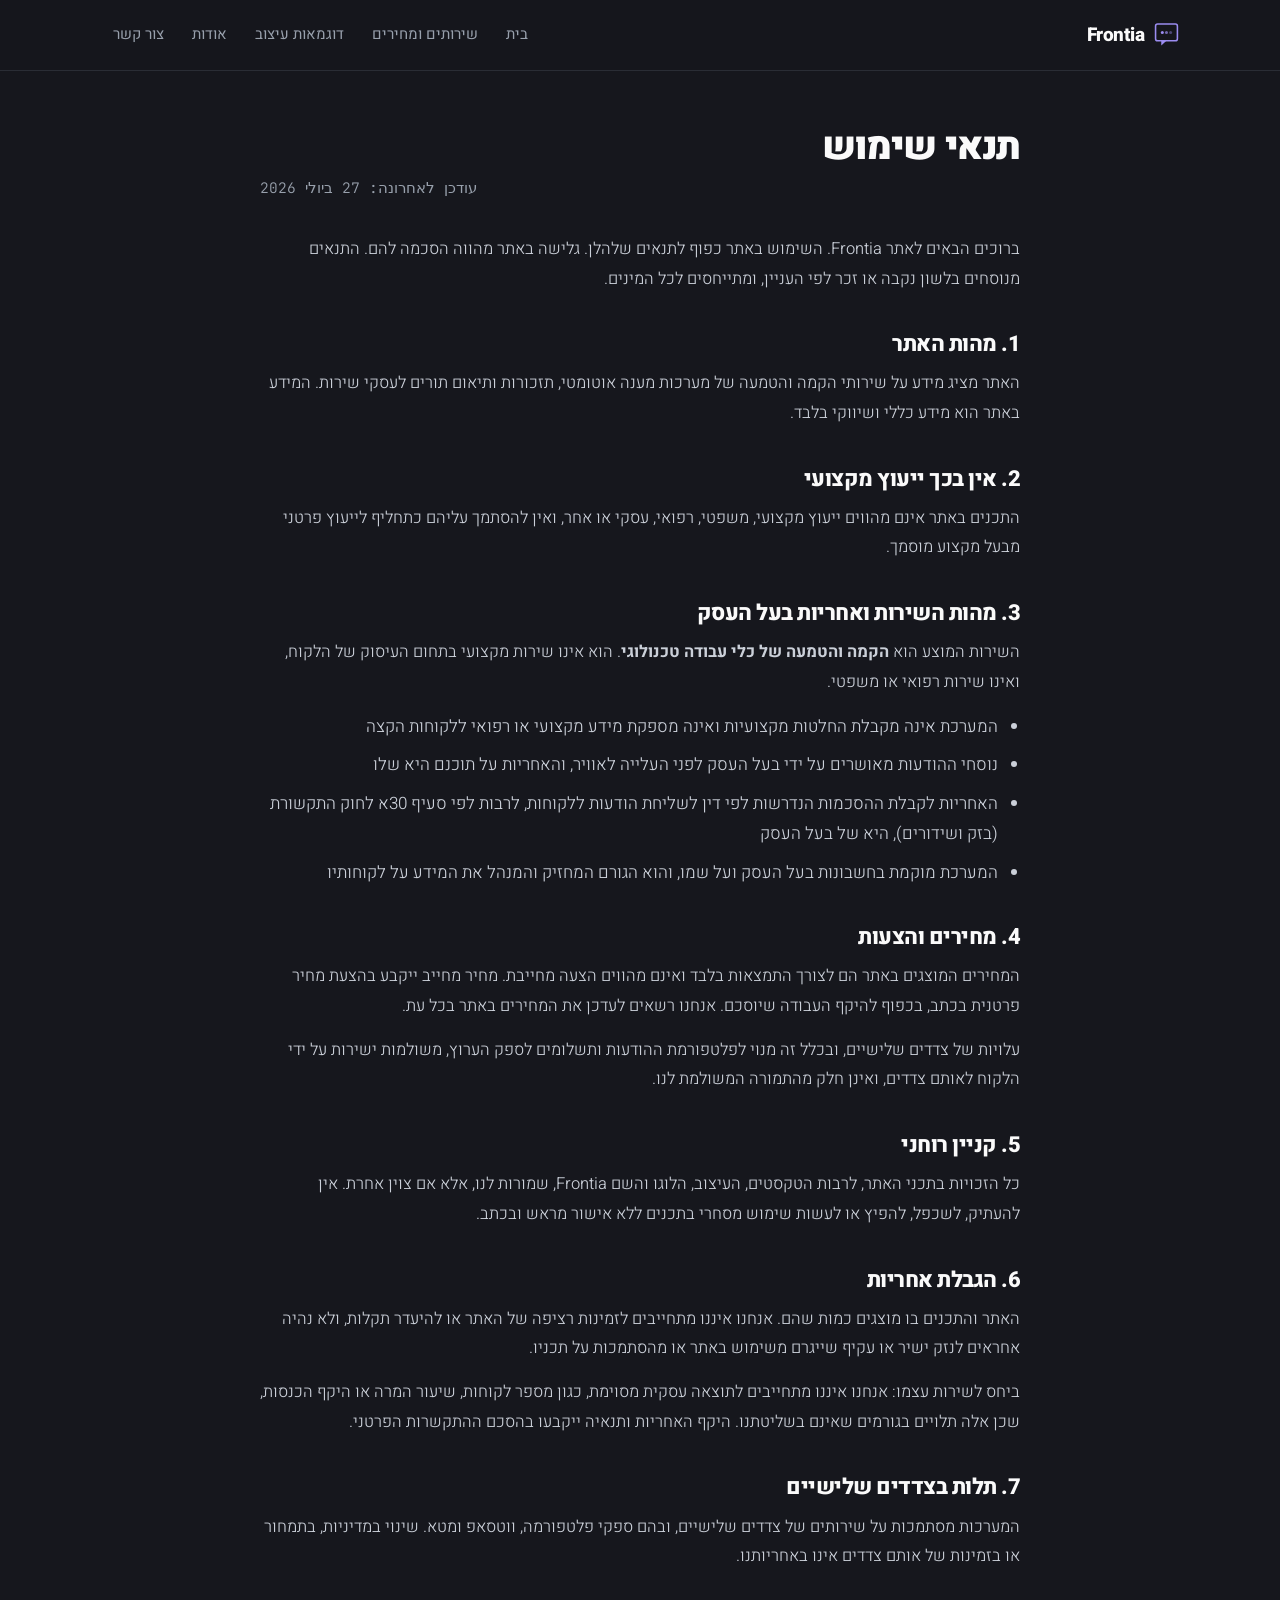
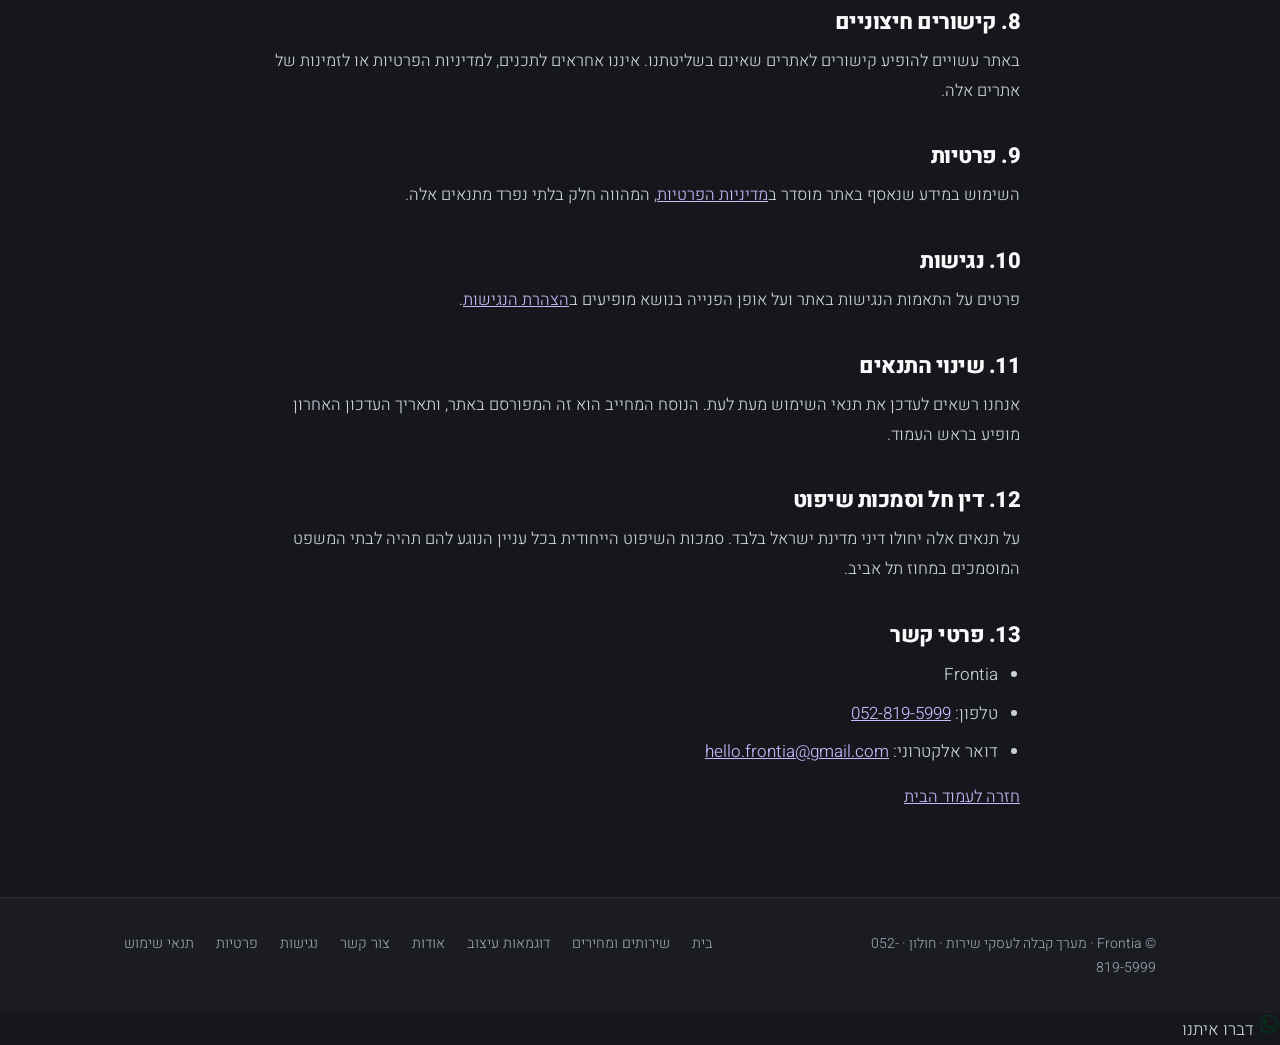
<file: terms.html>
<!DOCTYPE html>
<html lang="he" dir="rtl">
<head>
<meta charset="UTF-8">
<meta name="viewport" content="width=device-width,initial-scale=1">
<title>תנאי שימוש | Frontia</title>
<meta name="description" content="תנאי השימוש באתר Frontia, מהות השירות, מחירים, קניין רוחני, הגבלת אחריות ודין חל.">
<link rel="canonical" href="https://frontia.co.il/terms.html">
<meta name="theme-color" content="#16171D">
<meta property="og:type" content="website">
<meta property="og:site_name" content="Frontia">
<meta property="og:locale" content="he_IL">
<meta property="og:url" content="https://frontia.co.il/terms.html">
<meta property="og:title" content="תנאי שימוש | Frontia">
<meta property="og:description" content="תנאי השימוש באתר Frontia ובשירותיה.">
<meta property="og:image" content="https://frontia.co.il/share.png">
<meta property="og:image:width" content="1200">
<meta property="og:image:height" content="630">
<meta property="og:image:alt" content="Frontia, מערך הקבלה של העסק שלך">
<meta name="twitter:card" content="summary_large_image">
<link rel="icon" href="logo.svg">
<link rel="icon" type="image/png" sizes="32x32" href="favicon-32.png">
<link rel="apple-touch-icon" href="apple-touch-icon.png">
<link rel="stylesheet" href="style.css">
</head>
<body>

<a class="skip" href="#main">דלג לתוכן המרכזי</a>

<header>
  <div class="wrap nav">
    <a class="brand" href="index.html" aria-label="Frontia, לעמוד הבית">
      <svg viewBox="0 0 50 50" fill="none" aria-hidden="true">
        <rect x="3" y="4" width="42" height="32" rx="4" stroke="#9B8CF0" stroke-width="3"/>
        <path d="M14 36 L14 45 L24 36 Z" fill="#9B8CF0"/>
        <circle cx="16" cy="20" r="2.9" fill="#9B8CF0"/>
        <circle cx="24" cy="20" r="2.9" fill="#9B8CF0" opacity=".7"/>
        <circle cx="32" cy="20" r="2.9" fill="#9B8CF0" opacity=".42"/>
      </svg>
      <span>Frontia</span>
    </a>
    <nav class="menu" aria-label="ניווט ראשי">
      <a href="index.html">בית</a>
      <a href="services.html">שירותים ומחירים</a>
      <a href="examples.html">דוגמאות עיצוב</a>
      <a href="about.html">אודות</a>
      <a href="contact.html">צור קשר</a>
    </nav>
  </div>
</header>

<main id="main">
  <div class="wrap legal">
    <h1>תנאי שימוש</h1>
    <p class="upd">עודכן לאחרונה: 27 ביולי 2026</p>

    <p>ברוכים הבאים לאתר Frontia. השימוש באתר כפוף לתנאים שלהלן. גלישה באתר מהווה הסכמה להם. התנאים מנוסחים בלשון נקבה או זכר לפי העניין, ומתייחסים לכל המינים.</p>

    <h2>1. מהות האתר</h2>
    <p>האתר מציג מידע על שירותי הקמה והטמעה של מערכות מענה אוטומטי, תזכורות ותיאום תורים לעסקי שירות. המידע באתר הוא מידע כללי ושיווקי בלבד.</p>

    <h2>2. אין בכך ייעוץ מקצועי</h2>
    <p>התכנים באתר אינם מהווים ייעוץ מקצועי, משפטי, רפואי, עסקי או אחר, ואין להסתמך עליהם כתחליף לייעוץ פרטני מבעל מקצוע מוסמך.</p>

    <h2>3. מהות השירות ואחריות בעל העסק</h2>
    <p>השירות המוצע הוא <strong>הקמה והטמעה של כלי עבודה טכנולוגי</strong>. הוא אינו שירות מקצועי בתחום העיסוק של הלקוח, ואינו שירות רפואי או משפטי.</p>
    <ul>
      <li>המערכת אינה מקבלת החלטות מקצועיות ואינה מספקת מידע מקצועי או רפואי ללקוחות הקצה</li>
      <li>נוסחי ההודעות מאושרים על ידי בעל העסק לפני העלייה לאוויר, והאחריות על תוכנם היא שלו</li>
      <li>האחריות לקבלת ההסכמות הנדרשות לפי דין לשליחת הודעות ללקוחות, לרבות לפי סעיף 30א לחוק התקשורת (בזק ושידורים), היא של בעל העסק</li>
      <li>המערכת מוקמת בחשבונות בעל העסק ועל שמו, והוא הגורם המחזיק והמנהל את המידע על לקוחותיו</li>
    </ul>

    <h2>4. מחירים והצעות</h2>
    <p>המחירים המוצגים באתר הם לצורך התמצאות בלבד ואינם מהווים הצעה מחייבת. מחיר מחייב ייקבע בהצעת מחיר פרטנית בכתב, בכפוף להיקף העבודה שיוסכם. אנחנו רשאים לעדכן את המחירים באתר בכל עת.</p>
    <p>עלויות של צדדים שלישיים, ובכלל זה מנוי לפלטפורמת ההודעות ותשלומים לספק הערוץ, משולמות ישירות על ידי הלקוח לאותם צדדים, ואינן חלק מהתמורה המשולמת לנו.</p>

    <h2>5. קניין רוחני</h2>
    <p>כל הזכויות בתכני האתר, לרבות הטקסטים, העיצוב, הלוגו והשם Frontia, שמורות לנו, אלא אם צוין אחרת. אין להעתיק, לשכפל, להפיץ או לעשות שימוש מסחרי בתכנים ללא אישור מראש ובכתב.</p>

    <h2>6. הגבלת אחריות</h2>
    <p>האתר והתכנים בו מוצגים כמות שהם. אנחנו איננו מתחייבים לזמינות רציפה של האתר או להיעדר תקלות, ולא נהיה אחראים לנזק ישיר או עקיף שייגרם משימוש באתר או מהסתמכות על תכניו.</p>
    <p>ביחס לשירות עצמו: אנחנו איננו מתחייבים לתוצאה עסקית מסוימת, כגון מספר לקוחות, שיעור המרה או היקף הכנסות, שכן אלה תלויים בגורמים שאינם בשליטתנו. היקף האחריות ותנאיה ייקבעו בהסכם ההתקשרות הפרטני.</p>

    <h2>7. תלות בצדדים שלישיים</h2>
    <p>המערכות מסתמכות על שירותים של צדדים שלישיים, ובהם ספקי פלטפורמה, ווטסאפ ומטא. שינוי במדיניות, בתמחור או בזמינות של אותם צדדים אינו באחריותנו.</p>

    <h2>8. קישורים חיצוניים</h2>
    <p>באתר עשויים להופיע קישורים לאתרים שאינם בשליטתנו. איננו אחראים לתכנים, למדיניות הפרטיות או לזמינות של אתרים אלה.</p>

    <h2>9. פרטיות</h2>
    <p>השימוש במידע שנאסף באתר מוסדר ב<a href="privacy.html">מדיניות הפרטיות</a>, המהווה חלק בלתי נפרד מתנאים אלה.</p>

    <h2>10. נגישות</h2>
    <p>פרטים על התאמות הנגישות באתר ועל אופן הפנייה בנושא מופיעים ב<a href="accessibility.html">הצהרת הנגישות</a>.</p>

    <h2>11. שינוי התנאים</h2>
    <p>אנחנו רשאים לעדכן את תנאי השימוש מעת לעת. הנוסח המחייב הוא זה המפורסם באתר, ותאריך העדכון האחרון מופיע בראש העמוד.</p>

    <h2>12. דין חל וסמכות שיפוט</h2>
    <p>על תנאים אלה יחולו דיני מדינת ישראל בלבד. סמכות השיפוט הייחודית בכל עניין הנוגע להם תהיה לבתי המשפט המוסמכים במחוז תל אביב.</p>

    <h2>13. פרטי קשר</h2>
    <ul>
      <li>Frontia</li>
      <li>טלפון: <a href="tel:0528195999">052-819-5999</a></li>
      <li>דואר אלקטרוני: <a href="mailto:hello.frontia@gmail.com">hello.frontia@gmail.com</a></li>
    </ul>

    <p><a href="index.html">חזרה לעמוד הבית</a></p>
  </div>
</main>

<footer>
  <div class="wrap fgrid">
    <div class="cr">© Frontia · מערך קבלה לעסקי שירות · חולון · <a href="tel:0528195999">052-819-5999</a></div>
    <div class="fl">
      <a href="index.html">בית</a>
      <a href="services.html">שירותים ומחירים</a>
      <a href="examples.html">דוגמאות עיצוב</a>
      <a href="about.html">אודות</a>
      <a href="contact.html">צור קשר</a>
      <a href="accessibility.html">נגישות</a>
      <a href="privacy.html">פרטיות</a>
      <a href="terms.html">תנאי שימוש</a>
    </div>
  </div>
</footer>

<a class="wa-float" href="https://wa.me/972528195999?text=%D7%94%D7%99%D7%99%2C%20%D7%94%D7%92%D7%A2%D7%AA%D7%99%20%D7%9E%D7%94%D7%90%D7%AA%D7%A8%20%D7%A9%D7%9C%20Frontia%20%D7%95%D7%90%D7%A9%D7%9E%D7%97%20%D7%9C%D7%A9%D7%9E%D7%95%D7%A2%20%D7%90%D7%99%D7%9A%20%D7%94%D7%9E%D7%A2%D7%A0%D7%94%20%D7%94%D7%90%D7%95%D7%98%D7%95%D7%9E%D7%98%D7%99%20%D7%A2%D7%95%D7%91%D7%93%20%D7%90%D7%A6%D7%9C%D7%99%20%D7%91%D7%A2%D7%A1%D7%A7"
   target="_blank" rel="noopener" aria-label="לפתוח שיחת ווטסאפ עם Frontia">
  <svg viewBox="0 0 24 24" aria-hidden="true"><path d="M17.47 14.38c-.3-.15-1.76-.87-2.03-.97-.27-.1-.47-.15-.67.15-.2.3-.77.97-.94 1.17-.17.2-.35.22-.65.07-.3-.15-1.25-.46-2.39-1.47-.88-.79-1.48-1.76-1.65-2.06-.17-.3-.02-.46.13-.61.13-.13.3-.35.45-.52.15-.17.2-.3.3-.5.1-.2.05-.37-.02-.52-.08-.15-.67-1.61-.92-2.21-.24-.58-.49-.5-.67-.51h-.57c-.2 0-.52.07-.79.37-.27.3-1.04 1.02-1.04 2.48 0 1.46 1.06 2.87 1.21 3.07.15.2 2.1 3.2 5.08 4.49.71.31 1.26.49 1.69.63.71.23 1.36.19 1.87.12.57-.09 1.76-.72 2.01-1.41.25-.7.25-1.29.17-1.42-.07-.13-.27-.2-.57-.35z"/><path d="M12.04 2C6.58 2 2.13 6.45 2.13 11.91c0 1.75.46 3.45 1.32 4.95L2 22l5.25-1.38c1.45.79 3.08 1.21 4.79 1.21h.01c5.46 0 9.91-4.45 9.91-9.91C21.96 6.45 17.5 2 12.04 2zm0 18.02h-.01c-1.52 0-3.02-.41-4.32-1.18l-.31-.18-3.21.84.86-3.13-.2-.32a8.2 8.2 0 01-1.26-4.38c0-4.54 3.7-8.23 8.24-8.23 2.2 0 4.27.86 5.83 2.41a8.18 8.18 0 012.41 5.83c0 4.54-3.7 8.34-8.23 8.34z"/></svg>
  <span class="lbl">דברו איתנו</span>
</a>


</body>
</html>
</file>
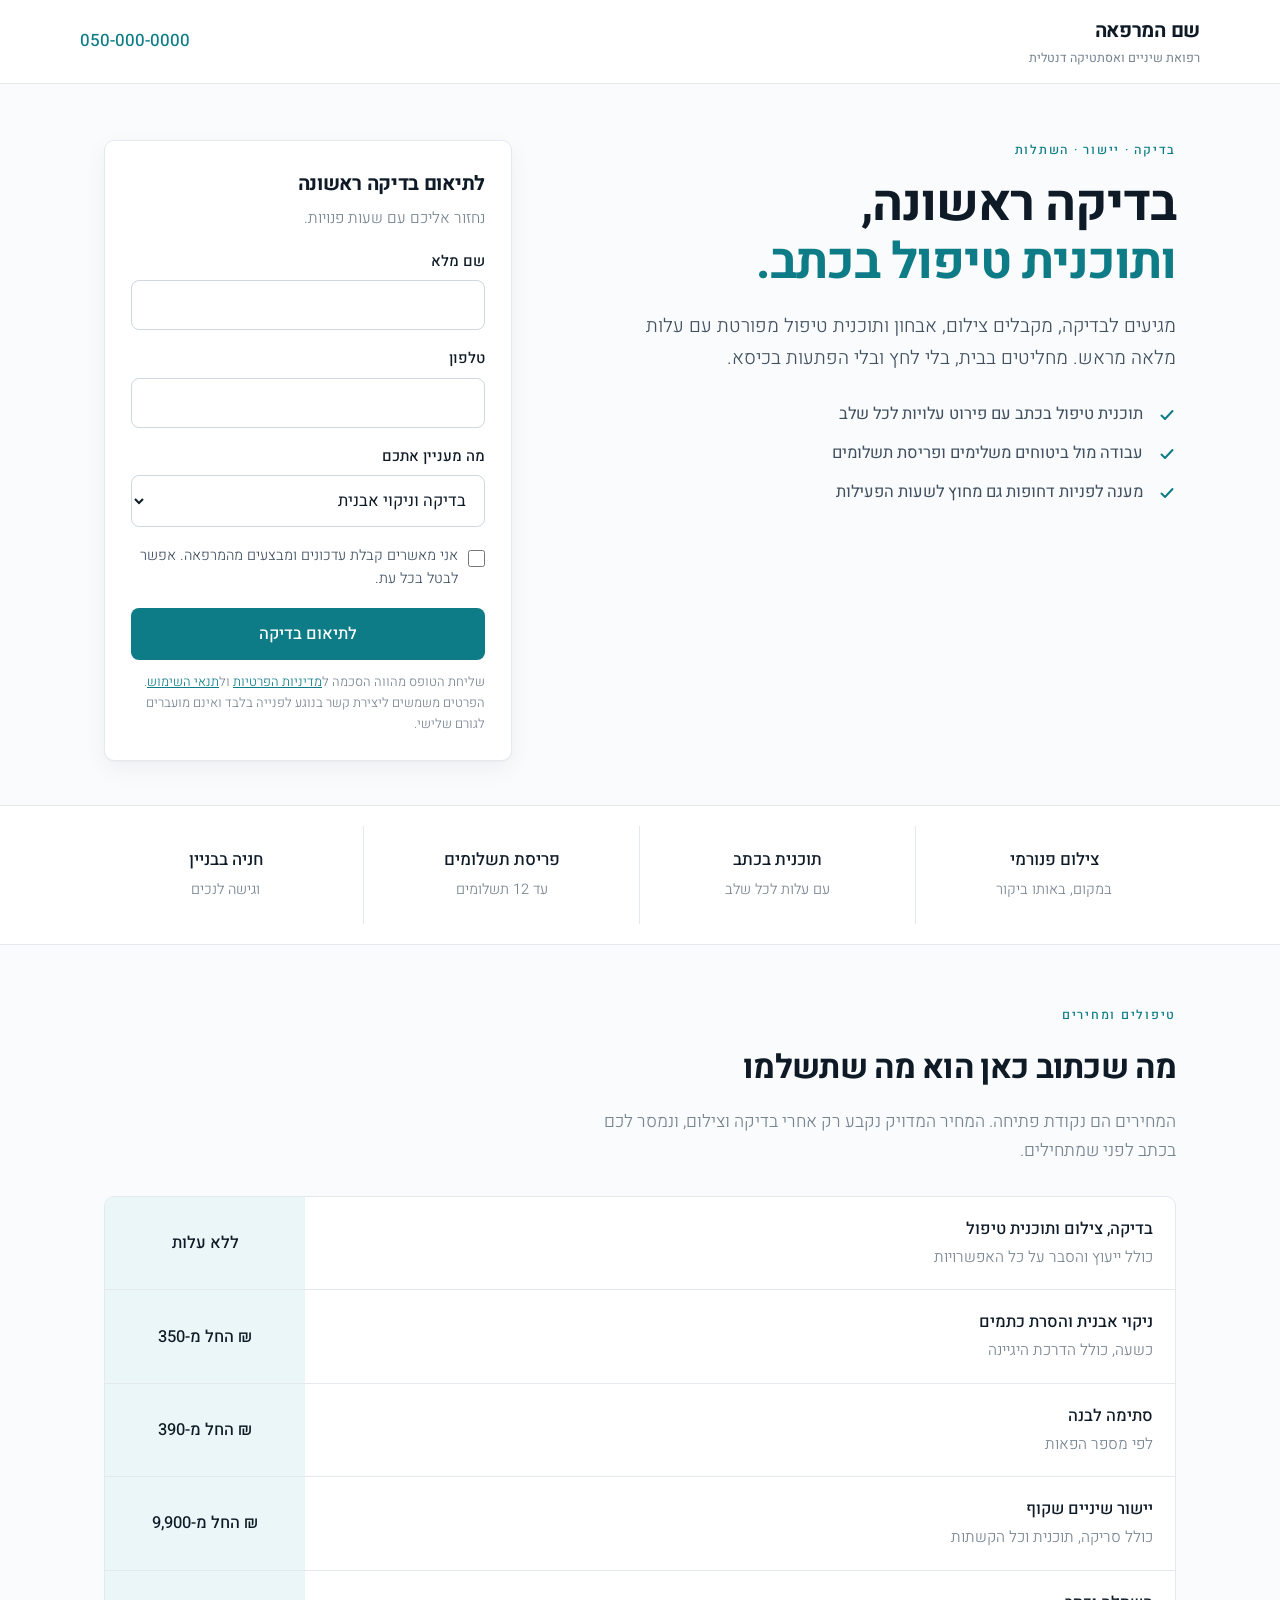
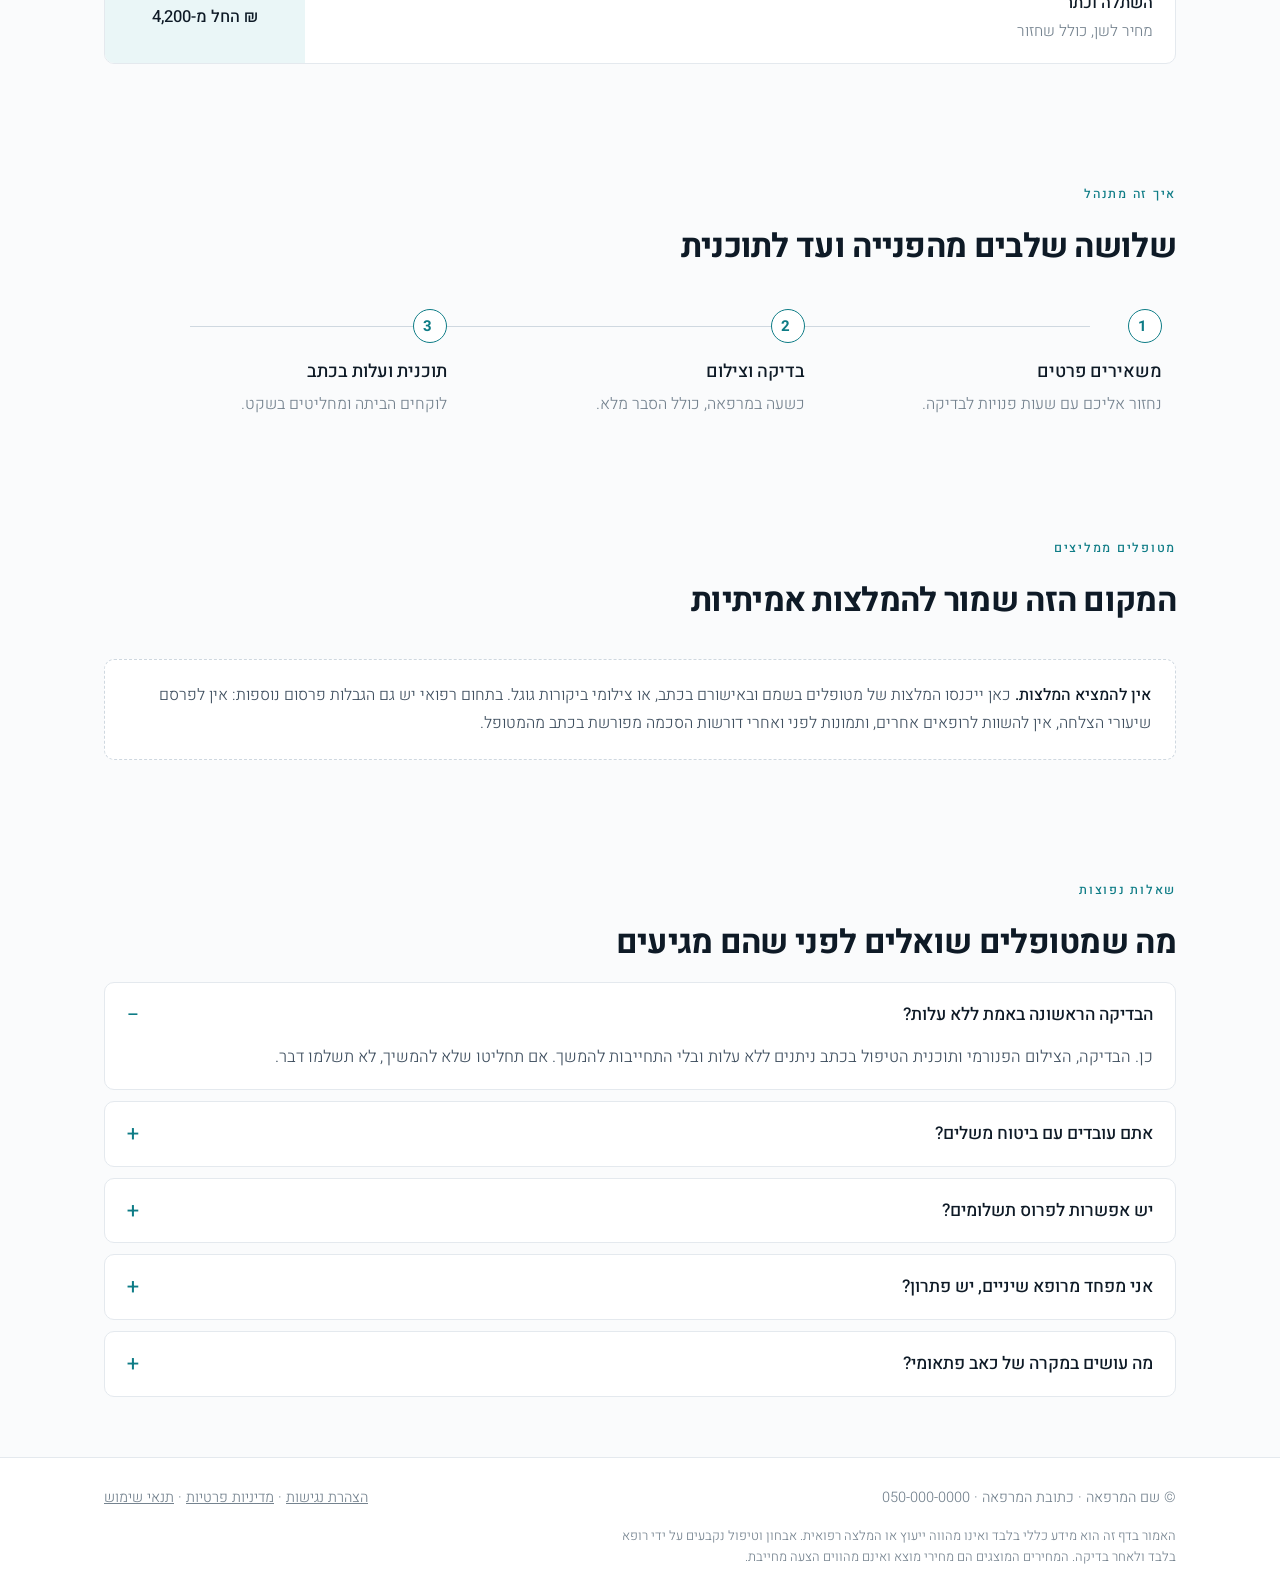
<file: templates/תבנית-01-קליני-מדויק.html>
<!DOCTYPE html>
<html lang="he" dir="rtl">
<head>
<meta charset="UTF-8">
<meta name="viewport" content="width=device-width,initial-scale=1">
<title>תבנית 01 · קליני מדויק · מרפאת שיניים | Frontia</title>
<meta name="robots" content="noindex">
<link rel="preconnect" href="https://fonts.googleapis.com">
<link rel="preconnect" href="https://fonts.gstatic.com" crossorigin>
<link href="https://fonts.googleapis.com/css2?family=Heebo:wght@300;400;500;700&display=swap" rel="stylesheet">
<style>
:root{
  --bg:#FAFBFC; --panel:#FFFFFF;
  --ink:#0E1A26; --ink2:#405060; --muted:#75838F;
  --line:#E4E9EE; --line-2:#CFD8E0;
  --acc:#0E7C86; --acc-soft:#EAF6F7;
  --r:10px;
  --f:'Heebo',-apple-system,'Segoe UI',Arial,sans-serif;
}
*{box-sizing:border-box;margin:0;padding:0}
html{scroll-behavior:smooth}
body{font-family:var(--f);background:var(--bg);color:var(--ink);font-size:17px;line-height:1.7;-webkit-font-smoothing:antialiased}
a{color:inherit;text-decoration:none}
.w{max-width:1120px;margin:0 auto;padding-inline:24px}
:focus-visible{outline:3px solid var(--acc);outline-offset:3px;border-radius:4px}
.skip{position:absolute;inset-inline-start:-9999px;top:0;background:var(--ink);color:#fff;padding:12px 20px;z-index:99}
.skip:focus{inset-inline-start:16px;top:12px}
.eyebrow{font-size:12.5px;letter-spacing:.14em;font-weight:500;color:var(--acc);margin-bottom:14px}
.num{font-variant-numeric:tabular-nums;unicode-bidi:isolate}

header{background:var(--panel);border-bottom:1px solid var(--line);position:sticky;top:0;z-index:20}
.nav{display:flex;align-items:center;justify-content:space-between;gap:16px;padding:14px 0}
.lg{font-size:20px;font-weight:700;letter-spacing:-.3px}
.lg small{display:block;font-size:12.5px;font-weight:400;color:var(--muted);letter-spacing:0}
.tel{font-weight:500;color:var(--acc)}

.hero{padding:56px 0 44px}
.hero-grid{display:grid;grid-template-columns:1.35fr .9fr;gap:52px;align-items:start}
h1{font-size:clamp(32px,4.2vw,50px);line-height:1.16;font-weight:700;letter-spacing:-1px}
h1 em{font-style:normal;color:var(--acc)}
.lede{margin-top:18px;font-size:19px;color:var(--ink2);font-weight:300;max-width:52ch}
.ticks{margin-top:26px;display:grid;gap:11px}
.ticks li{list-style:none;display:grid;grid-template-columns:22px 1fr;gap:11px;align-items:start;font-size:16.5px;color:var(--ink2)}
.ticks svg{margin-top:6px}

.formcard{background:var(--panel);border:1px solid var(--line);border-radius:var(--r);padding:26px;position:sticky;top:84px;box-shadow:0 1px 2px rgba(14,26,38,.04),0 8px 24px rgba(14,26,38,.05)}
.formcard h2{font-size:20px;font-weight:700;letter-spacing:-.3px}
.formcard .fsub{font-size:15.5px;color:var(--muted);font-weight:300;margin-top:5px}
label{display:block;font-size:15px;font-weight:500;margin:16px 0 6px}
input[type=text],input[type=tel],select{width:100%;padding:12px 14px;border:1.5px solid var(--line-2);border-radius:8px;font-family:inherit;font-size:16.5px;background:#fff;color:var(--ink)}
input::placeholder{color:#9AA6B1}
.chk{display:flex;gap:10px;align-items:flex-start;margin-top:18px;font-size:14.5px;color:var(--ink2);font-weight:300;line-height:1.55}
.chk input{margin-top:5px;width:17px;height:17px;flex:none}
.chk label{margin:0;font-weight:300;font-size:14.5px}
button{width:100%;margin-top:18px;padding:14px;background:var(--acc);color:#fff;border:0;border-radius:8px;font-family:inherit;font-size:16.5px;font-weight:500;cursor:pointer}
button:hover{background:#0B6A73}
.fine{font-size:13px;color:var(--muted);font-weight:300;margin-top:12px;line-height:1.6}
.fine a{color:var(--acc);text-decoration:underline}

.bar{background:var(--panel);border-block:1px solid var(--line)}
.bar .w{display:flex;flex-wrap:wrap}
.bar div{flex:1 1 200px;padding:20px 8px;text-align:center;border-inline-start:1px solid var(--line)}
.bar div:first-child{border-inline-start:0}
.bar b{display:block;font-size:17px;font-weight:500}
.bar span{font-size:14.5px;color:var(--muted);font-weight:300}

section{padding:60px 0}
h2.sec{font-size:clamp(25px,3vw,33px);font-weight:700;letter-spacing:-.7px}
.sub{margin-top:10px;color:var(--muted);font-size:17.5px;font-weight:300;max-width:60ch}
.tbl{margin-top:30px;border:1px solid var(--line);border-radius:var(--r);overflow:hidden;background:var(--panel)}
.tbl .row{display:grid;grid-template-columns:1fr 200px;border-bottom:1px solid var(--line)}
.tbl .row:last-child{border-bottom:0}
.tbl .k{padding:18px 22px;font-size:16.5px}
.tbl .k b{display:block;font-weight:500}
.tbl .k span{color:var(--muted);font-size:15.5px;font-weight:300}
.tbl .v{padding:18px 22px;background:var(--acc-soft);font-weight:500;font-size:16.5px;text-align:center;display:flex;align-items:center;justify-content:center}

.tl{margin-top:34px;display:grid;grid-template-columns:repeat(3,1fr);position:relative}
.tl::before{content:"";position:absolute;top:17px;inset-inline:8%;height:1px;background:var(--line-2)}
.tl div{position:relative;padding-inline:14px}
.tl .d{width:34px;height:34px;border-radius:50%;background:var(--panel);border:1.5px solid var(--acc);color:var(--acc);display:grid;place-items:center;font-weight:700;font-size:15px;position:relative;z-index:1}
.tl b{display:block;margin-top:14px;font-size:18px;font-weight:500}
.tl p{color:var(--muted);font-size:16px;font-weight:300;margin-top:3px}

.ph{margin-top:30px;border:1px dashed var(--line-2);border-radius:var(--r);padding:22px 24px;color:var(--ink2);font-size:16px;font-weight:300;background:var(--panel)}
.ph b{font-weight:500;color:var(--ink)}

details{background:var(--panel);border:1px solid var(--line);border-radius:var(--r);margin-top:11px;padding:0 22px}
summary{cursor:pointer;list-style:none;padding:17px 0;font-size:17.5px;font-weight:500;display:flex;justify-content:space-between;align-items:center;gap:12px}
summary::-webkit-details-marker{display:none}
summary::after{content:"+";color:var(--acc);font-size:22px;font-weight:400;line-height:1}
details[open] summary::after{content:"\2212"}
details p{padding-bottom:18px;color:var(--ink2);font-size:16.5px;font-weight:300;margin-top:-4px}

footer{background:var(--panel);border-top:1px solid var(--line);padding:28px 0;color:var(--muted);font-size:14.5px;font-weight:300}
footer .w{display:flex;flex-wrap:wrap;gap:14px;justify-content:space-between}
footer a{text-decoration:underline}
.legal{margin-top:14px;font-size:13px;line-height:1.65;max-width:80ch}

@media(max-width:880px){
  .hero-grid{grid-template-columns:1fr;gap:34px}
  .formcard{position:static}
  .tbl .row{grid-template-columns:1fr}
  .tbl .v{justify-content:flex-start;padding-top:0;padding-bottom:16px;background:var(--panel)}
  .tl{grid-template-columns:1fr;gap:22px}
  .tl::before{display:none}
  .tl div{padding-inline:0}
  .bar div{border-inline-start:0;border-top:1px solid var(--line);text-align:start;padding-inline:0}
  .bar div:first-child{border-top:0}
}
@media (prefers-reduced-motion:reduce){*{animation:none!important;transition:none!important}html{scroll-behavior:auto}}
</style>
</head>
<body>
<a class="skip" href="#form">דלג לטופס</a>

<header>
  <div class="w nav">
    <div class="lg">שם המרפאה<small>רפואת שיניים ואסתטיקה דנטלית</small></div>
    <a class="tel num" href="tel:0500000000" dir="ltr">050-000-0000</a>
  </div>
</header>

<main>
<div class="hero">
  <div class="w hero-grid">
    <div>
      <p class="eyebrow">בדיקה · יישור · השתלות</p>
      <h1>בדיקה ראשונה,<br><em>ותוכנית טיפול בכתב.</em></h1>
      <p class="lede">מגיעים לבדיקה, מקבלים צילום, אבחון ותוכנית טיפול מפורטת עם עלות מלאה מראש. מחליטים בבית, בלי לחץ ובלי הפתעות בכיסא.</p>
      <ul class="ticks">
        <li><svg width="18" height="18" viewBox="0 0 18 18" fill="none" aria-hidden="true"><path d="M3.5 9.5l3.5 3.5 7.5-8" stroke="#0E7C86" stroke-width="2" stroke-linecap="round" stroke-linejoin="round"/></svg><span>תוכנית טיפול בכתב עם פירוט עלויות לכל שלב</span></li>
        <li><svg width="18" height="18" viewBox="0 0 18 18" fill="none" aria-hidden="true"><path d="M3.5 9.5l3.5 3.5 7.5-8" stroke="#0E7C86" stroke-width="2" stroke-linecap="round" stroke-linejoin="round"/></svg><span>עבודה מול ביטוחים משלימים ופריסת תשלומים</span></li>
        <li><svg width="18" height="18" viewBox="0 0 18 18" fill="none" aria-hidden="true"><path d="M3.5 9.5l3.5 3.5 7.5-8" stroke="#0E7C86" stroke-width="2" stroke-linecap="round" stroke-linejoin="round"/></svg><span>מענה לפניות דחופות גם מחוץ לשעות הפעילות</span></li>
      </ul>
    </div>

    <aside class="formcard" id="form">
      <h2>לתיאום בדיקה ראשונה</h2>
      <p class="fsub">נחזור אליכם עם שעות פנויות.</p>
      <form onsubmit="event.preventDefault();alert('זו תבנית להמחשה. יש לחבר את הטופס למערכת לפני העלייה לאוויר.');">
        <label for="nm">שם מלא</label>
        <input id="nm" type="text" autocomplete="name" required>
        <label for="tl">טלפון</label>
        <input id="tl" type="tel" autocomplete="tel" inputmode="tel" required dir="ltr">
        <label for="sv">מה מעניין אתכם</label>
        <select id="sv">
          <option>בדיקה וניקוי אבנית</option>
          <option>יישור שיניים שקוף</option>
          <option>השתלה או כתר</option>
          <option>הלבנה ואסתטיקה</option>
          <option>כאב או שבר, דחוף</option>
        </select>
        <div class="chk">
          <input id="mk" type="checkbox">
          <label for="mk">אני מאשרים קבלת עדכונים ומבצעים מהמרפאה. אפשר לבטל בכל עת.</label>
        </div>
        <button type="submit">לתיאום בדיקה</button>
        <p class="fine">שליחת הטופס מהווה הסכמה ל<a href="#">מדיניות הפרטיות</a> ול<a href="#">תנאי השימוש</a>. הפרטים משמשים ליצירת קשר בנוגע לפנייה בלבד ואינם מועברים לגורם שלישי.</p>
      </form>
    </aside>
  </div>
</div>

<div class="bar">
  <div class="w">
    <div><b>צילום פנורמי</b><span>במקום, באותו ביקור</span></div>
    <div><b>תוכנית בכתב</b><span>עם עלות לכל שלב</span></div>
    <div><b>פריסת תשלומים</b><span>עד 12 תשלומים</span></div>
    <div><b>חניה בבניין</b><span>וגישה לנכים</span></div>
  </div>
</div>

<section class="w">
  <p class="eyebrow">טיפולים ומחירים</p>
  <h2 class="sec">מה שכתוב כאן הוא מה שתשלמו</h2>
  <p class="sub">המחירים הם נקודת פתיחה. המחיר המדויק נקבע רק אחרי בדיקה וצילום, ונמסר לכם בכתב לפני שמתחילים.</p>
  <div class="tbl">
    <div class="row"><div class="k"><b>בדיקה, צילום ותוכנית טיפול</b><span>כולל ייעוץ והסבר על כל האפשרויות</span></div><div class="v">ללא עלות</div></div>
    <div class="row"><div class="k"><b>ניקוי אבנית והסרת כתמים</b><span>כשעה, כולל הדרכת היגיינה</span></div><div class="v num" dir="ltr">החל מ-350 ₪</div></div>
    <div class="row"><div class="k"><b>סתימה לבנה</b><span>לפי מספר הפאות</span></div><div class="v num" dir="ltr">החל מ-390 ₪</div></div>
    <div class="row"><div class="k"><b>יישור שיניים שקוף</b><span>כולל סריקה, תוכנית וכל הקשתות</span></div><div class="v num" dir="ltr">החל מ-9,900 ₪</div></div>
    <div class="row"><div class="k"><b>השתלה וכתר</b><span>מחיר לשן, כולל שחזור</span></div><div class="v num" dir="ltr">החל מ-4,200 ₪</div></div>
  </div>
</section>

<section class="w">
  <p class="eyebrow">איך זה מתנהל</p>
  <h2 class="sec">שלושה שלבים מהפנייה ועד לתוכנית</h2>
  <div class="tl">
    <div><div class="d">1</div><b>משאירים פרטים</b><p>נחזור אליכם עם שעות פנויות לבדיקה.</p></div>
    <div><div class="d">2</div><b>בדיקה וצילום</b><p>כשעה במרפאה, כולל הסבר מלא.</p></div>
    <div><div class="d">3</div><b>תוכנית ועלות בכתב</b><p>לוקחים הביתה ומחליטים בשקט.</p></div>
  </div>
</section>

<section class="w">
  <p class="eyebrow">מטופלים ממליצים</p>
  <h2 class="sec">המקום הזה שמור להמלצות אמיתיות</h2>
  <div class="ph"><b>אין להמציא המלצות.</b> כאן ייכנסו המלצות של מטופלים בשמם ובאישורם בכתב, או צילומי ביקורות גוגל. בתחום רפואי יש גם הגבלות פרסום נוספות: אין לפרסם שיעורי הצלחה, אין להשוות לרופאים אחרים, ותמונות לפני ואחרי דורשות הסכמה מפורשת בכתב מהמטופל.</div>
</section>

<section class="w">
  <p class="eyebrow">שאלות נפוצות</p>
  <h2 class="sec">מה שמטופלים שואלים לפני שהם מגיעים</h2>
  <details open><summary>הבדיקה הראשונה באמת ללא עלות?</summary><p>כן. הבדיקה, הצילום הפנורמי ותוכנית הטיפול בכתב ניתנים ללא עלות ובלי התחייבות להמשך. אם תחליטו שלא להמשיך, לא תשלמו דבר.</p></details>
  <details><summary>אתם עובדים עם ביטוח משלים?</summary><p>אנחנו מגישים עבורכם את המסמכים לקופה ולביטוח המשלים ומסבירים מראש מה צפוי להיות מוחזר ומה לא. ההחזר עצמו נקבע על ידי הקופה או חברת הביטוח.</p></details>
  <details><summary>יש אפשרות לפרוס תשלומים?</summary><p>כן, עד 12 תשלומים ללא ריבית בכרטיס אשראי. הפריסה נקבעת מראש ומופיעה בתוכנית הטיפול בכתב.</p></details>
  <details><summary>אני מפחד מרופא שיניים, יש פתרון?</summary><p>יש. אפשר לתאם טיפול בהרדמה מקומית מוגברת או בסדציה, ואפשר גם להגיע לפגישת היכרות בלי טיפול בכלל. נסביר הכל מראש ונעצור בכל רגע שתבקשו.</p></details>
  <details><summary>מה עושים במקרה של כאב פתאומי?</summary><p>שולחים הודעה למספר שבראש הדף בכל שעה. פניות דחופות מקבלות מענה גם מחוץ לשעות הפעילות, ובמקרה הצורך משבצים תור באותו יום.</p></details>
</section>
</main>

<footer>
  <div class="w">
    <div>© שם המרפאה · כתובת המרפאה · <span class="num" dir="ltr">050-000-0000</span></div>
    <div><a href="#">הצהרת נגישות</a> · <a href="#">מדיניות פרטיות</a> · <a href="#">תנאי שימוש</a></div>
  </div>
  <div class="w"><p class="legal">האמור בדף זה הוא מידע כללי בלבד ואינו מהווה ייעוץ או המלצה רפואית. אבחון וטיפול נקבעים על ידי רופא בלבד ולאחר בדיקה. המחירים המוצגים הם מחירי מוצא ואינם מהווים הצעה מחייבת.</p></div>
</footer>
</body>
</html>
</file>
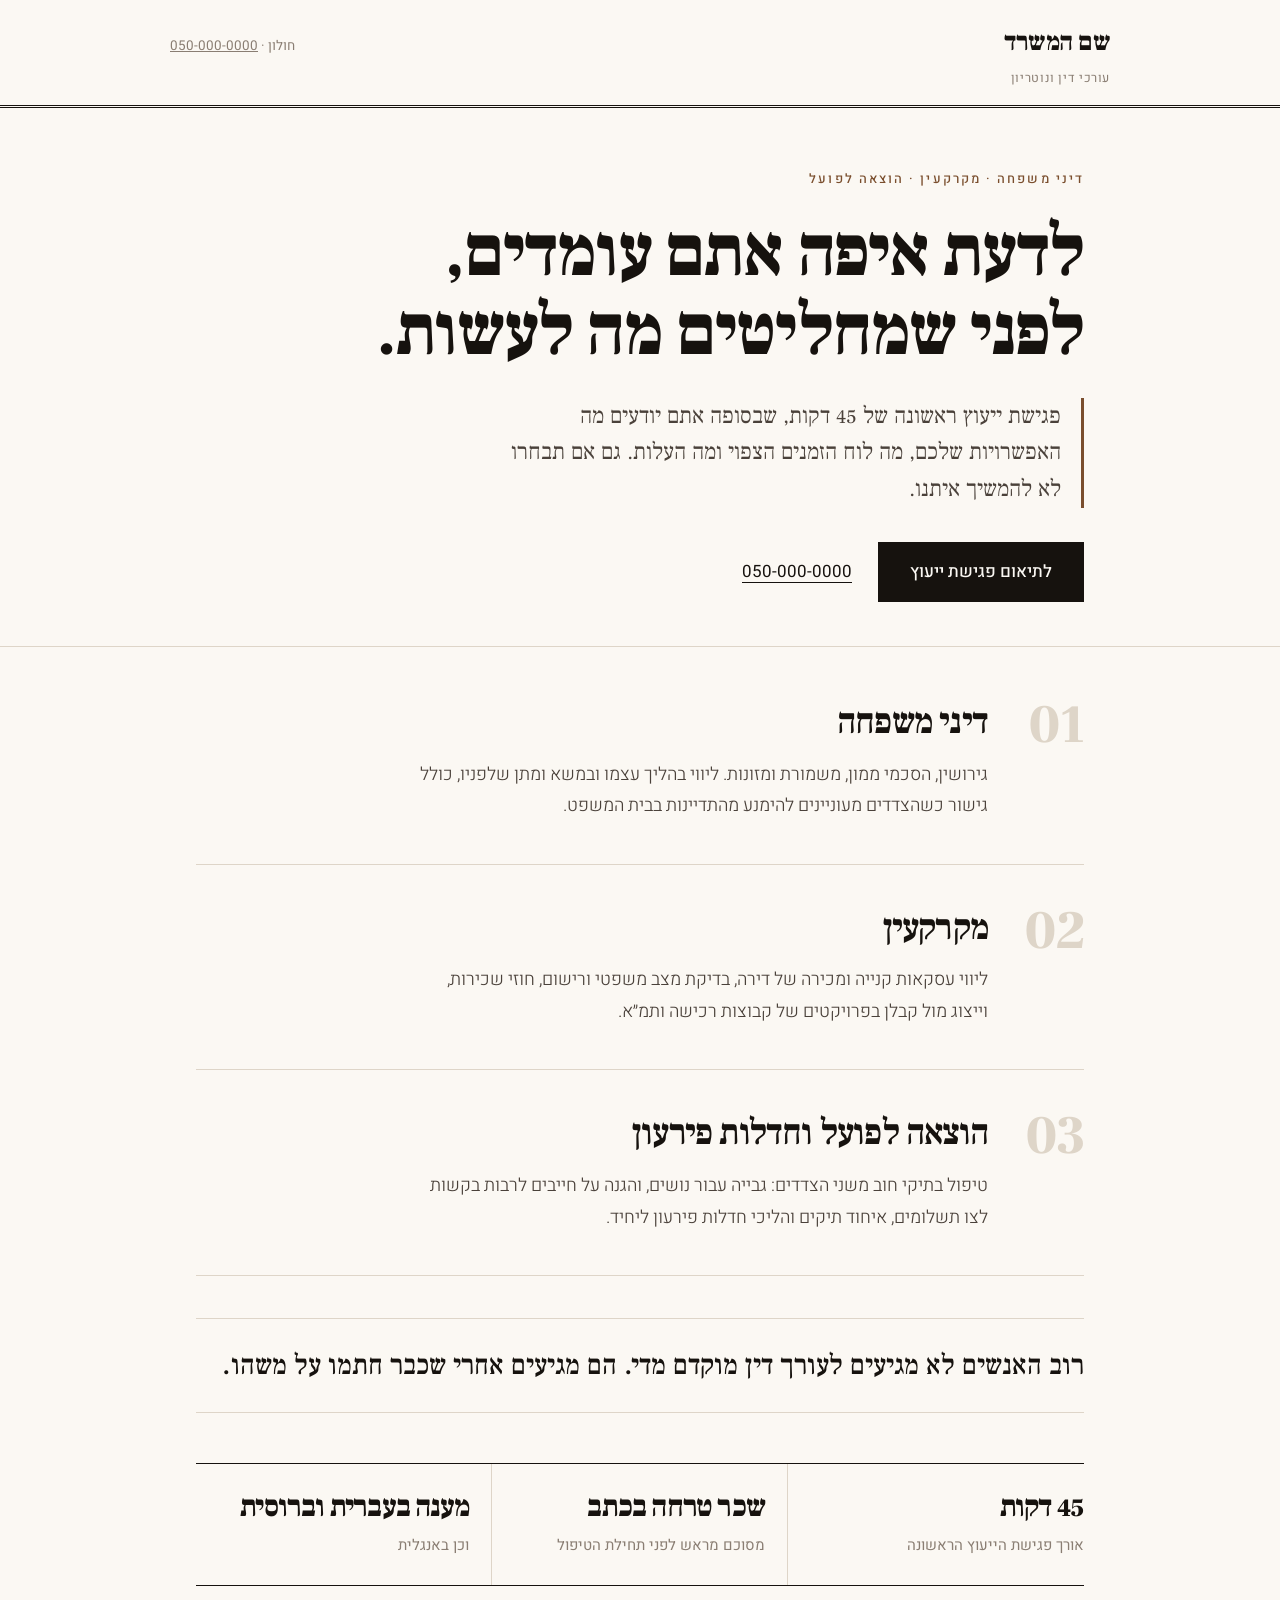
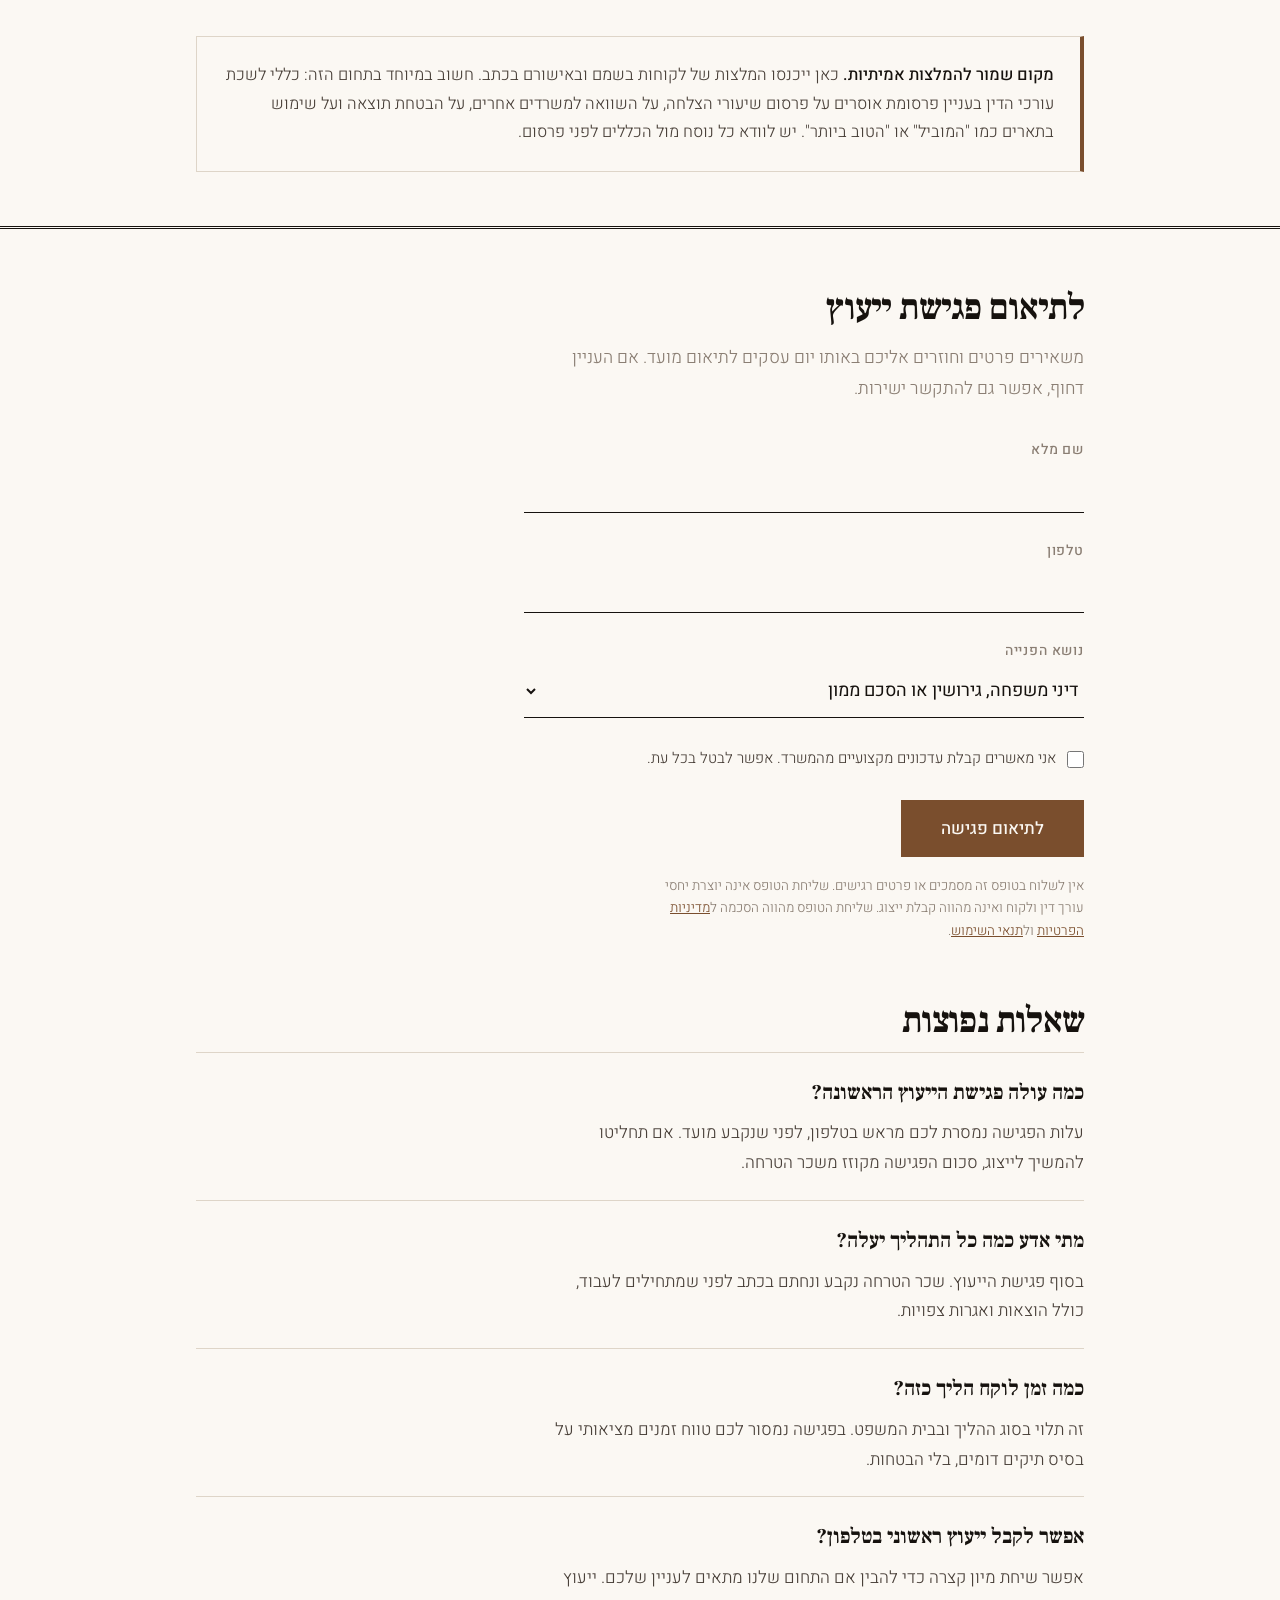
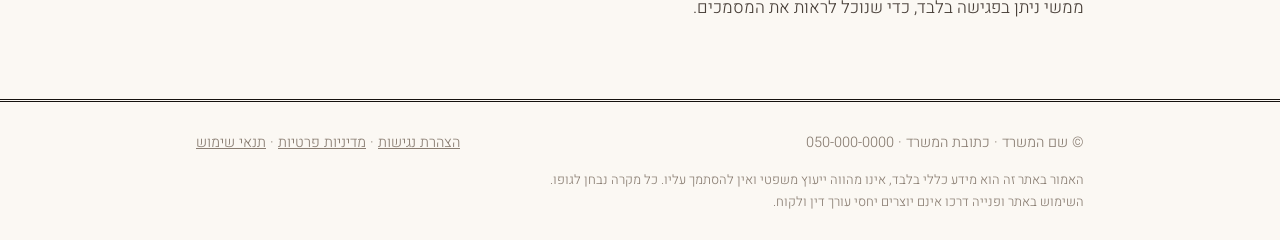
<file: templates/תבנית-02-עיתונאי.html>
<!DOCTYPE html>
<html lang="he" dir="rtl">
<head>
<meta charset="UTF-8">
<meta name="viewport" content="width=device-width,initial-scale=1">
<title>תבנית 02 · עיתונאי · משרד עורכי דין | Frontia</title>
<meta name="robots" content="noindex">
<link rel="preconnect" href="https://fonts.googleapis.com">
<link rel="preconnect" href="https://fonts.gstatic.com" crossorigin>
<link href="https://fonts.googleapis.com/css2?family=Frank+Ruhl+Libre:wght@400;500;700;900&family=Heebo:wght@300;400;500&display=swap" rel="stylesheet">
<style>
:root{
  --paper:#FBF8F3; --ink:#16120E; --ink2:#4A413A; --muted:#8A7E73;
  --rule:#DED5C8; --rule-dark:#16120E;
  --acc:#7A4E2D;
  --serif:'Frank Ruhl Libre',Georgia,serif;
  --sans:'Heebo',-apple-system,'Segoe UI',Arial,sans-serif;
}
*{box-sizing:border-box;margin:0;padding:0}
html{scroll-behavior:smooth}
body{font-family:var(--sans);background:var(--paper);color:var(--ink);font-size:17.5px;line-height:1.75;-webkit-font-smoothing:antialiased}
a{color:inherit}
.w{max-width:940px;margin:0 auto;padding-inline:26px}
:focus-visible{outline:3px solid var(--acc);outline-offset:3px}
.skip{position:absolute;inset-inline-start:-9999px;top:0;background:var(--ink);color:var(--paper);padding:12px 20px;z-index:99}
.skip:focus{inset-inline-start:16px;top:12px}
.num{font-variant-numeric:tabular-nums;unicode-bidi:isolate}

.masthead{border-bottom:3px double var(--rule-dark)}
.masthead .w{display:flex;align-items:baseline;justify-content:space-between;gap:18px;padding:20px 0 16px;flex-wrap:wrap}
.brand{font-family:var(--serif);font-size:26px;font-weight:900;letter-spacing:-.5px}
.brand small{display:block;font-family:var(--sans);font-size:12.5px;font-weight:400;letter-spacing:.05em;color:var(--muted);margin-top:2px}
.dateline{font-size:13.5px;color:var(--muted)}

.hero{padding:60px 0 44px;border-bottom:1px solid var(--rule)}
.kicker{font-size:13px;letter-spacing:.16em;color:var(--acc);font-weight:500;margin-bottom:22px}
h1{font-family:var(--serif);font-size:clamp(36px,5.8vw,72px);line-height:1.1;font-weight:900;letter-spacing:-1.4px;max-width:17ch}
.standfirst{margin-top:26px;font-family:var(--serif);font-size:clamp(19px,2.1vw,23px);line-height:1.6;color:var(--ink2);font-weight:400;max-width:46ch;border-inline-start:3px solid var(--acc);padding-inline-start:20px}
.hero-actions{margin-top:34px;display:flex;align-items:center;gap:26px;flex-wrap:wrap}
.btn{display:inline-block;background:var(--ink);color:var(--paper);padding:15px 32px;font-size:17px;font-weight:500;text-decoration:none}
.btn:hover{background:var(--acc)}
.plain{font-size:17px;text-decoration:underline;text-underline-offset:5px;text-decoration-thickness:1px}

article{padding:54px 0}
.piece{border-bottom:1px solid var(--rule);padding-bottom:42px;margin-bottom:42px}
.piece:last-of-type{border-bottom:0;margin-bottom:0;padding-bottom:0}
.piece-head{display:grid;grid-template-columns:70px 1fr;gap:26px;align-items:start}
.big-num{font-family:var(--serif);font-size:54px;font-weight:900;line-height:.9;color:var(--rule);letter-spacing:-2px}
h2{font-family:var(--serif);font-size:clamp(25px,3.2vw,36px);line-height:1.22;font-weight:700;letter-spacing:-.8px}
.piece p{margin-top:14px;color:var(--ink2);font-size:18px;font-weight:300;max-width:58ch}
.pull{font-family:var(--serif);font-size:clamp(21px,2.5vw,28px);line-height:1.45;font-weight:500;color:var(--ink);margin:34px 0 0;padding:26px 0;border-block:1px solid var(--rule)}

.facts{display:grid;grid-template-columns:repeat(3,1fr);border-block:1px solid var(--rule-dark);margin:50px 0}
.facts div{padding:26px 22px;border-inline-start:1px solid var(--rule)}
.facts div:first-child{border-inline-start:0;padding-inline-start:0}
.facts b{display:block;font-family:var(--serif);font-size:30px;font-weight:900;line-height:1.15;letter-spacing:-.8px}
.facts span{display:block;margin-top:8px;font-size:15px;color:var(--muted)}

.ph{border:1px solid var(--rule);border-inline-start:4px solid var(--acc);padding:24px 26px;color:var(--ink2);font-size:16.5px;font-weight:300}
.ph b{font-weight:500;color:var(--ink)}

.formwrap{padding:58px 0;border-top:3px double var(--rule-dark)}
.formwrap h2{max-width:22ch}
.formwrap .sub{margin-top:12px;color:var(--muted);font-size:17.5px;font-weight:300;max-width:54ch}
form{margin-top:34px;max-width:560px}
label{display:block;font-size:14px;letter-spacing:.06em;font-weight:500;color:var(--muted);margin-top:26px}
input[type=text],input[type=tel],select{width:100%;padding:11px 2px;border:0;border-bottom:1.5px solid var(--ink);background:transparent;font-family:var(--serif);font-size:21px;color:var(--ink)}
select{font-family:var(--sans);font-size:18px;padding-block:12px}
input::placeholder{color:#B9AE9F;font-family:var(--sans);font-size:17px}
input:focus,select:focus{outline:0;border-bottom-color:var(--acc)}
.chk{display:flex;gap:11px;align-items:flex-start;margin-top:28px;font-size:15px;color:var(--ink2);font-weight:300;line-height:1.6}
.chk input{margin-top:5px;width:17px;height:17px;flex:none}
.chk label{margin:0;letter-spacing:0;font-size:15px;color:var(--ink2);font-weight:300}
button{margin-top:30px;background:var(--acc);color:var(--paper);border:0;padding:16px 40px;font-family:var(--sans);font-size:17px;font-weight:500;cursor:pointer}
button:hover{background:var(--ink)}
.fine{margin-top:18px;font-size:13.5px;color:var(--muted);font-weight:300;line-height:1.65;max-width:54ch}
.fine a{color:var(--acc)}

.qa{border-top:1px solid var(--rule);padding:22px 0}
.qa b{display:block;font-family:var(--serif);font-size:21px;font-weight:700}
.qa p{margin-top:7px;color:var(--ink2);font-size:17px;font-weight:300;max-width:60ch}

footer{border-top:3px double var(--rule-dark);padding:28px 0;color:var(--muted);font-size:14.5px;font-weight:300}
footer .w{display:flex;justify-content:space-between;flex-wrap:wrap;gap:14px}
.legal{margin-top:14px;font-size:13px;line-height:1.65;max-width:82ch}

@media(max-width:720px){
  .piece-head{grid-template-columns:1fr;gap:8px}
  .big-num{font-size:38px}
  .facts{grid-template-columns:1fr}
  .facts div{border-inline-start:0;border-top:1px solid var(--rule);padding-inline:0}
  .facts div:first-child{border-top:0}
}
@media (prefers-reduced-motion:reduce){*{animation:none!important;transition:none!important}html{scroll-behavior:auto}}
</style>
</head>
<body>
<a class="skip" href="#form">דלג לטופס</a>

<div class="masthead">
  <div class="w">
    <div class="brand">שם המשרד<small>עורכי דין ונוטריון</small></div>
    <div class="dateline">חולון · <a href="tel:0500000000" class="num" dir="ltr">050-000-0000</a></div>
  </div>
</div>

<main>
<div class="hero">
  <div class="w">
    <p class="kicker">דיני משפחה · מקרקעין · הוצאה לפועל</p>
    <h1>לדעת איפה אתם עומדים, לפני שמחליטים מה לעשות.</h1>
    <p class="standfirst">פגישת ייעוץ ראשונה של 45 דקות, שבסופה אתם יודעים מה האפשרויות שלכם, מה לוח הזמנים הצפוי ומה העלות. גם אם תבחרו לא להמשיך איתנו.</p>
    <div class="hero-actions">
      <a class="btn" href="#form">לתיאום פגישת ייעוץ</a>
      <a class="plain num" href="tel:0500000000" dir="ltr">050-000-0000</a>
    </div>
  </div>
</div>

<article class="w">
  <div class="piece">
    <div class="piece-head">
      <div class="big-num">01</div>
      <div>
        <h2>דיני משפחה</h2>
        <p>גירושין, הסכמי ממון, משמורת ומזונות. ליווי בהליך עצמו ובמשא ומתן שלפניו, כולל גישור כשהצדדים מעוניינים להימנע מהתדיינות בבית המשפט.</p>
      </div>
    </div>
  </div>

  <div class="piece">
    <div class="piece-head">
      <div class="big-num">02</div>
      <div>
        <h2>מקרקעין</h2>
        <p>ליווי עסקאות קנייה ומכירה של דירה, בדיקת מצב משפטי ורישום, חוזי שכירות, וייצוג מול קבלן בפרויקטים של קבוצות רכישה ותמ״א.</p>
      </div>
    </div>
  </div>

  <div class="piece">
    <div class="piece-head">
      <div class="big-num">03</div>
      <div>
        <h2>הוצאה לפועל וחדלות פירעון</h2>
        <p>טיפול בתיקי חוב משני הצדדים: גבייה עבור נושים, והגנה על חייבים לרבות בקשות לצו תשלומים, איחוד תיקים והליכי חדלות פירעון ליחיד.</p>
      </div>
    </div>
  </div>

  <p class="pull">רוב האנשים לא מגיעים לעורך דין מוקדם מדי. הם מגיעים אחרי שכבר חתמו על משהו.</p>

  <div class="facts">
    <div><b>45 דקות</b><span>אורך פגישת הייעוץ הראשונה</span></div>
    <div><b>שכר טרחה בכתב</b><span>מסוכם מראש לפני תחילת הטיפול</span></div>
    <div><b>מענה בעברית וברוסית</b><span>וכן באנגלית</span></div>
  </div>

  <div class="ph"><b>מקום שמור להמלצות אמיתיות.</b> כאן ייכנסו המלצות של לקוחות בשמם ובאישורם בכתב. חשוב במיוחד בתחום הזה: כללי לשכת עורכי הדין בעניין פרסומת אוסרים על פרסום שיעורי הצלחה, על השוואה למשרדים אחרים, על הבטחת תוצאה ועל שימוש בתארים כמו "המוביל" או "הטוב ביותר". יש לוודא כל נוסח מול הכללים לפני פרסום.</div>
</article>

<div class="formwrap" id="form">
  <div class="w">
    <h2>לתיאום פגישת ייעוץ</h2>
    <p class="sub">משאירים פרטים וחוזרים אליכם באותו יום עסקים לתיאום מועד. אם העניין דחוף, אפשר גם להתקשר ישירות.</p>
    <form onsubmit="event.preventDefault();alert('זו תבנית להמחשה. יש לחבר את הטופס למערכת לפני העלייה לאוויר.');">
      <label for="nm">שם מלא</label>
      <input id="nm" type="text" autocomplete="name" required>
      <label for="tl">טלפון</label>
      <input id="tl" type="tel" autocomplete="tel" inputmode="tel" required dir="ltr">
      <label for="sv">נושא הפנייה</label>
      <select id="sv">
        <option>דיני משפחה, גירושין או הסכם ממון</option>
        <option>מקרקעין, קנייה או מכירה של דירה</option>
        <option>חוזה או הסכם שצריך בדיקה</option>
        <option>הוצאה לפועל או חוב</option>
        <option>נוטריון ואימות מסמכים</option>
        <option>נושא אחר</option>
      </select>
      <div class="chk">
        <input id="mk" type="checkbox">
        <label for="mk">אני מאשרים קבלת עדכונים מקצועיים מהמשרד. אפשר לבטל בכל עת.</label>
      </div>
      <button type="submit">לתיאום פגישה</button>
      <p class="fine">אין לשלוח בטופס זה מסמכים או פרטים רגישים. שליחת הטופס אינה יוצרת יחסי עורך דין ולקוח ואינה מהווה קבלת ייצוג. שליחת הטופס מהווה הסכמה ל<a href="#">מדיניות הפרטיות</a> ול<a href="#">תנאי השימוש</a>.</p>
    </form>
  </div>
</div>

<div class="w" style="padding-bottom:54px">
  <h2 style="margin-bottom:8px">שאלות נפוצות</h2>
  <div class="qa"><b>כמה עולה פגישת הייעוץ הראשונה?</b><p>עלות הפגישה נמסרת לכם מראש בטלפון, לפני שנקבע מועד. אם תחליטו להמשיך לייצוג, סכום הפגישה מקוזז משכר הטרחה.</p></div>
  <div class="qa"><b>מתי אדע כמה כל התהליך יעלה?</b><p>בסוף פגישת הייעוץ. שכר הטרחה נקבע ונחתם בכתב לפני שמתחילים לעבוד, כולל הוצאות ואגרות צפויות.</p></div>
  <div class="qa"><b>כמה זמן לוקח הליך כזה?</b><p>זה תלוי בסוג ההליך ובבית המשפט. בפגישה נמסור לכם טווח זמנים מציאותי על בסיס תיקים דומים, בלי הבטחות.</p></div>
  <div class="qa"><b>אפשר לקבל ייעוץ ראשוני בטלפון?</b><p>אפשר שיחת מיון קצרה כדי להבין אם התחום שלנו מתאים לעניין שלכם. ייעוץ ממשי ניתן בפגישה בלבד, כדי שנוכל לראות את המסמכים.</p></div>
</div>
</main>

<footer>
  <div class="w">
    <div>© שם המשרד · כתובת המשרד · <span class="num" dir="ltr">050-000-0000</span></div>
    <div><a href="#">הצהרת נגישות</a> · <a href="#">מדיניות פרטיות</a> · <a href="#">תנאי שימוש</a></div>
  </div>
  <div class="w"><p class="legal">האמור באתר זה הוא מידע כללי בלבד, אינו מהווה ייעוץ משפטי ואין להסתמך עליו. כל מקרה נבחן לגופו. השימוש באתר ופנייה דרכו אינם יוצרים יחסי עורך דין ולקוח.</p></div>
</footer>
</body>
</html>
</file>
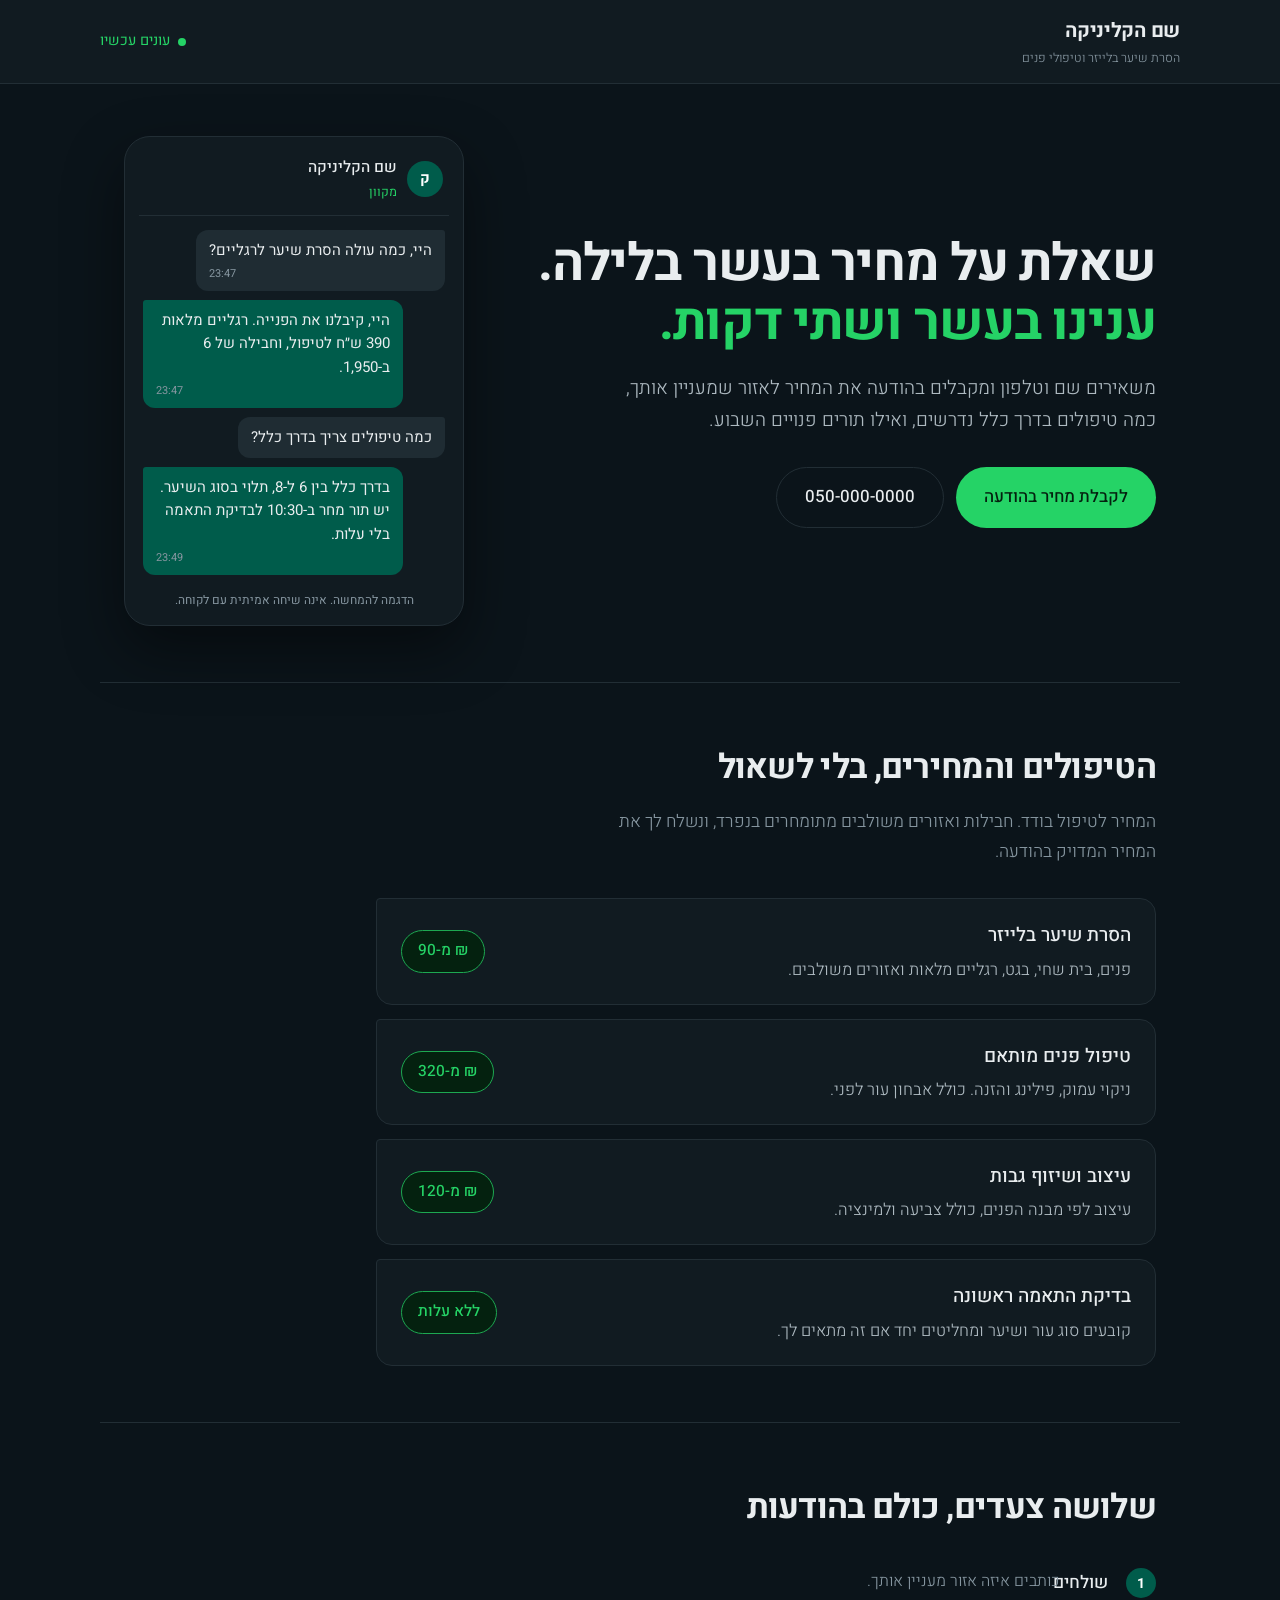
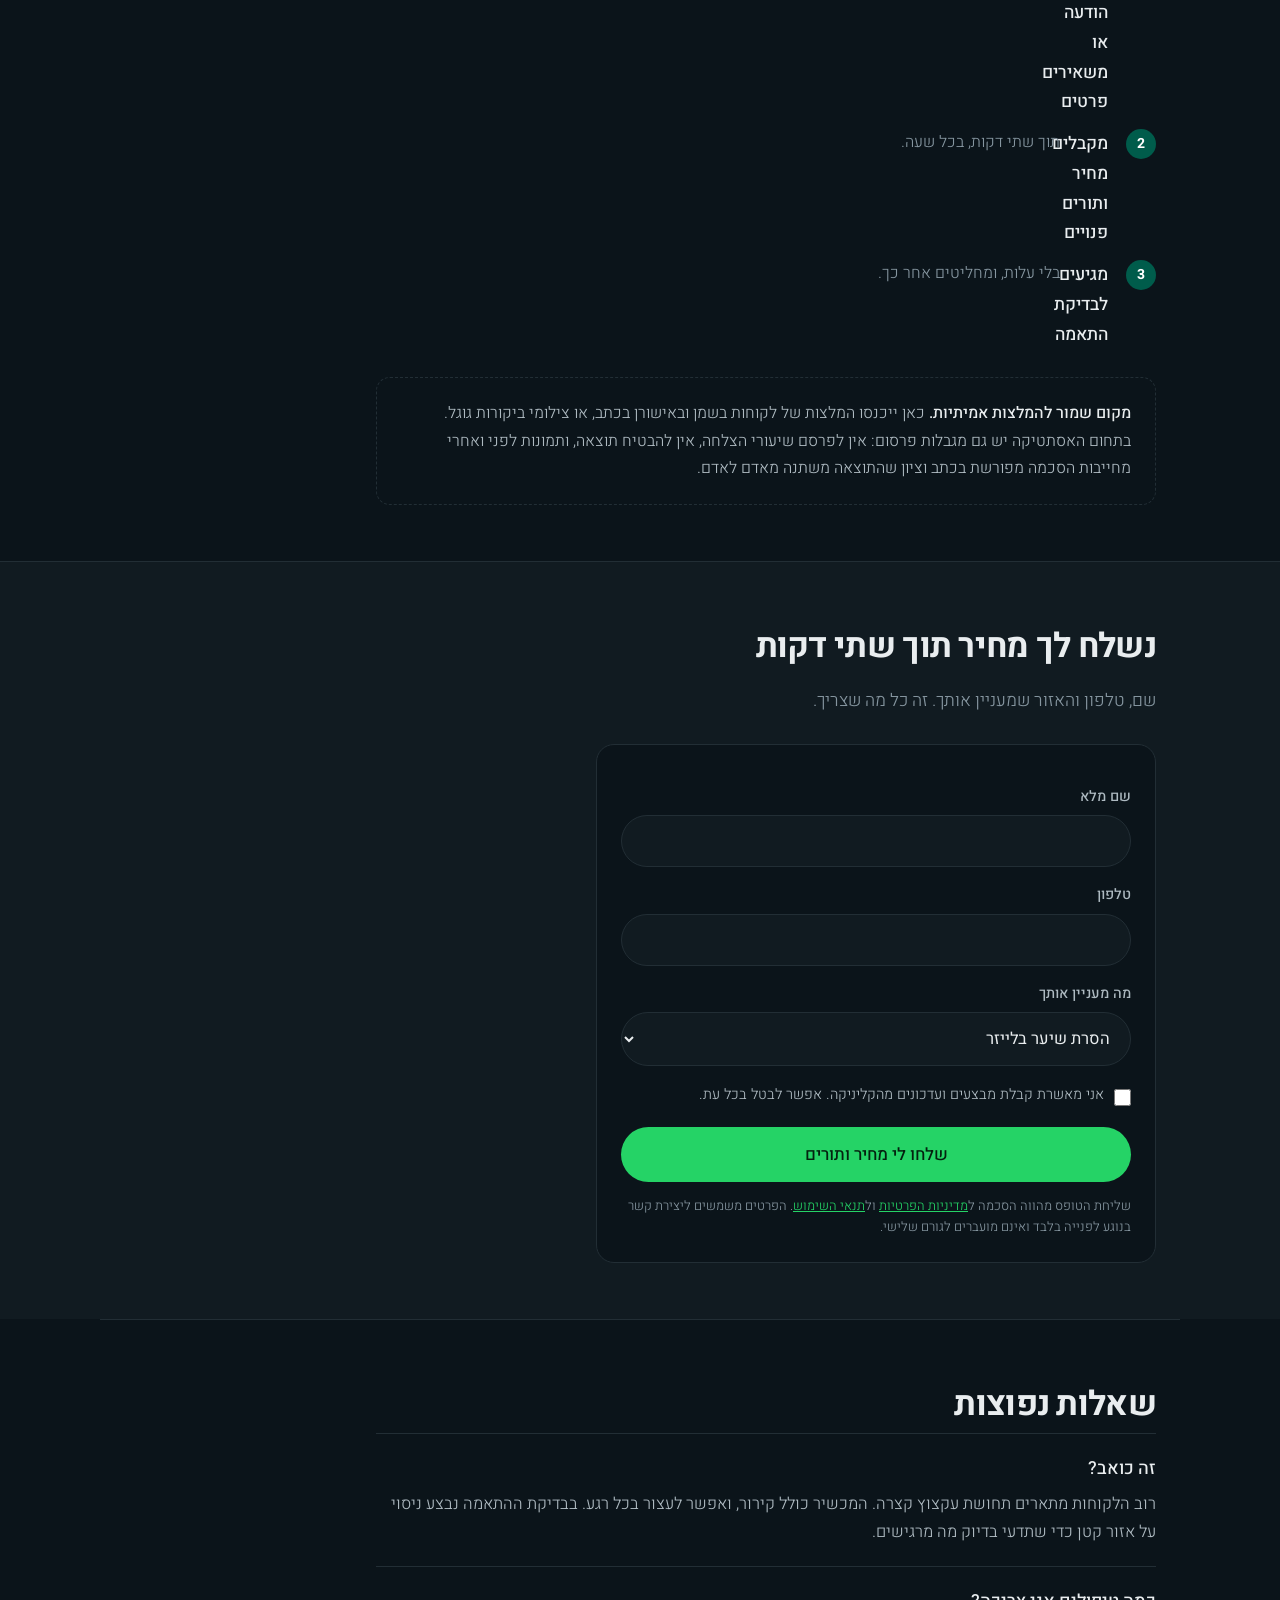
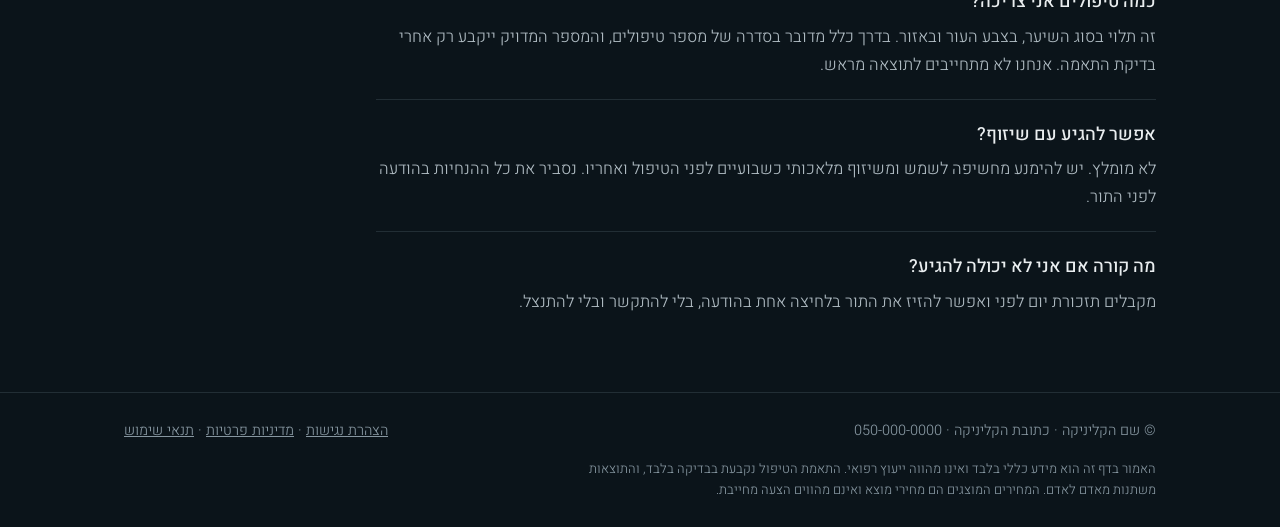
<file: templates/תבנית-03-שיחה.html>
<!DOCTYPE html>
<html lang="he" dir="rtl">
<head>
<meta charset="UTF-8">
<meta name="viewport" content="width=device-width,initial-scale=1">
<title>תבנית 03 · שיחה · קליניקת אסתטיקה | Frontia</title>
<meta name="robots" content="noindex">
<link rel="preconnect" href="https://fonts.googleapis.com">
<link rel="preconnect" href="https://fonts.gstatic.com" crossorigin>
<link href="https://fonts.googleapis.com/css2?family=Heebo:wght@300;400;500;700&display=swap" rel="stylesheet">
<style>
:root{
  --bg:#0B141A; --panel:#111B21; --bubble-in:#1F2C33; --bubble-out:#005C4B;
  --ink:#E9EDEF; --ink2:#AEBAC1; --muted:#8696A0;
  --line:#222E35;
  --acc:#25D366; --acc-d:#1DA851;
  --f:'Heebo',-apple-system,'Segoe UI',Arial,sans-serif;
}
*{box-sizing:border-box;margin:0;padding:0}
html{scroll-behavior:smooth}
body{font-family:var(--f);background:var(--bg);color:var(--ink);font-size:17px;line-height:1.7;-webkit-font-smoothing:antialiased}
a{color:inherit;text-decoration:none}
.w{max-width:1080px;margin:0 auto;padding-inline:24px}
:focus-visible{outline:3px solid var(--acc);outline-offset:3px;border-radius:6px}
.skip{position:absolute;inset-inline-start:-9999px;top:0;background:var(--acc);color:#04210F;padding:12px 20px;z-index:99}
.skip:focus{inset-inline-start:16px;top:12px}
.num{font-variant-numeric:tabular-nums;unicode-bidi:isolate}

header{border-bottom:1px solid var(--line);background:var(--panel)}
.nav{display:flex;align-items:center;justify-content:space-between;gap:16px;padding:14px 0}
.lg{font-size:20px;font-weight:700;letter-spacing:-.3px}
.lg small{display:block;font-size:12.5px;font-weight:300;color:var(--muted);letter-spacing:0}
.online{display:inline-flex;align-items:center;gap:8px;font-size:14.5px;color:var(--acc)}
.online i{width:8px;height:8px;border-radius:50%;background:var(--acc);display:inline-block}

.hero{padding:52px 0 56px}
.hero-grid{display:grid;grid-template-columns:1fr 340px;gap:56px;align-items:center}
h1{font-size:clamp(32px,4.4vw,52px);line-height:1.15;font-weight:700;letter-spacing:-1.1px}
h1 em{font-style:normal;color:var(--acc)}
.lede{margin-top:18px;font-size:19px;color:var(--ink2);font-weight:300;max-width:50ch}
.cta{margin-top:30px;display:flex;gap:12px;flex-wrap:wrap}
.b{display:inline-flex;align-items:center;gap:10px;padding:15px 28px;border-radius:100px;font-size:17px;font-weight:500}
.b1{background:var(--acc);color:#04210F}
.b1:hover{background:var(--acc-d);color:#fff}
.b2{border:1.5px solid var(--line);color:var(--ink)}

.phone{background:var(--panel);border:1px solid var(--line);border-radius:26px;padding:14px;box-shadow:0 24px 60px rgba(0,0,0,.45)}
.ph-top{display:flex;align-items:center;gap:10px;padding:4px 6px 12px;border-bottom:1px solid var(--line)}
.av{width:36px;height:36px;border-radius:50%;background:var(--bubble-out);display:grid;place-items:center;font-size:15px;font-weight:700;color:#fff;flex:none}
.ph-top b{display:block;font-size:15.5px;font-weight:500}
.ph-top span{display:block;font-size:12.5px;color:var(--acc)}
.thread{padding:14px 4px 6px;display:grid;gap:9px}
.msg{max-width:86%;padding:9px 13px;border-radius:12px;font-size:15px;line-height:1.55;opacity:0;transform:translateY(6px);animation:pop .45s ease forwards}
.msg .t{display:block;font-size:11px;color:var(--muted);margin-top:3px;text-align:start;unicode-bidi:isolate;direction:ltr}
.in{background:var(--bubble-in);justify-self:start;border-start-start-radius:3px}
.out{background:var(--bubble-out);justify-self:end;border-start-end-radius:3px}
.msg:nth-child(1){animation-delay:.15s}
.msg:nth-child(2){animation-delay:.75s}
.msg:nth-child(3){animation-delay:1.35s}
.msg:nth-child(4){animation-delay:1.95s}
@keyframes pop{to{opacity:1;transform:none}}
.ph-note{font-size:12px;color:var(--muted);text-align:center;padding:10px 6px 2px;line-height:1.5}

section{padding:56px 0;border-top:1px solid var(--line)}
h2{font-size:clamp(25px,3vw,34px);font-weight:700;letter-spacing:-.7px}
.sub{margin-top:10px;color:var(--muted);font-size:17.5px;font-weight:300;max-width:58ch}

.bubbles{margin-top:32px;display:grid;gap:14px;max-width:780px}
.bcard{background:var(--panel);border:1px solid var(--line);border-radius:16px;border-start-end-radius:4px;padding:20px 24px;display:grid;grid-template-columns:1fr auto;gap:16px;align-items:center}
.bcard b{display:block;font-size:19px;font-weight:500;margin-bottom:4px}
.bcard p{color:var(--ink2);font-size:16.5px;font-weight:300}
.price{background:#04210F;border:1px solid var(--acc-d);color:var(--acc);border-radius:100px;padding:7px 16px;font-size:15.5px;font-weight:500;white-space:nowrap}

.flow{margin-top:32px;display:grid;gap:12px;max-width:640px}
.flow div{display:grid;grid-template-columns:34px 1fr;gap:14px;align-items:start}
.flow .n{width:30px;height:30px;border-radius:50%;background:var(--bubble-out);color:#fff;display:grid;place-items:center;font-size:14px;font-weight:700}
.flow b{display:block;font-size:17.5px;font-weight:500}
.flow span{color:var(--muted);font-size:16px;font-weight:300}

.ph2{margin-top:28px;border:1px dashed var(--line);border-radius:14px;padding:22px 24px;color:var(--ink2);font-size:16px;font-weight:300;max-width:780px}
.ph2 b{color:var(--ink);font-weight:500}

.formsec{background:var(--panel);border-top:1px solid var(--line)}
form{margin-top:28px;max-width:560px;background:var(--bg);border:1px solid var(--line);border-radius:18px;padding:24px}
label{display:block;font-size:14.5px;font-weight:500;color:var(--ink2);margin:16px 0 6px}
input[type=text],input[type=tel],select{width:100%;padding:13px 16px;border:1px solid var(--line);border-radius:100px;background:var(--panel);color:var(--ink);font-family:inherit;font-size:16.5px}
input::placeholder{color:var(--muted)}
.chk{display:flex;gap:10px;align-items:flex-start;margin-top:18px;font-size:14.5px;color:var(--ink2);font-weight:300;line-height:1.55}
.chk input{margin-top:5px;width:17px;height:17px;flex:none}
.chk label{margin:0;font-weight:300;font-size:14.5px}
button{width:100%;margin-top:20px;padding:15px;background:var(--acc);color:#04210F;border:0;border-radius:100px;font-family:inherit;font-size:17px;font-weight:500;cursor:pointer}
button:hover{background:var(--acc-d);color:#fff}
.fine{font-size:13px;color:var(--muted);font-weight:300;margin-top:14px;line-height:1.6}
.fine a{color:var(--acc);text-decoration:underline}

.qa{border-top:1px solid var(--line);padding:20px 0;max-width:780px}
.qa b{display:block;font-size:18px;font-weight:500}
.qa p{margin-top:5px;color:var(--ink2);font-size:16.5px;font-weight:300}

footer{border-top:1px solid var(--line);padding:26px 0;color:var(--muted);font-size:14.5px;font-weight:300}
footer .w{display:flex;justify-content:space-between;flex-wrap:wrap;gap:14px}
footer a{text-decoration:underline}
.legal{margin-top:14px;font-size:13px;line-height:1.65;max-width:82ch}

@media(max-width:900px){.hero-grid{grid-template-columns:1fr;gap:38px}.phone{max-width:360px;margin:0 auto}.bcard{grid-template-columns:1fr}}
@media (prefers-reduced-motion:reduce){.msg{animation:none;opacity:1;transform:none}html{scroll-behavior:auto}}
</style>
</head>
<body>
<a class="skip" href="#form">דלג לטופס</a>

<header>
  <div class="w nav">
    <div class="lg">שם הקליניקה<small>הסרת שיער בלייזר וטיפולי פנים</small></div>
    <span class="online"><i aria-hidden="true"></i> עונים עכשיו</span>
  </div>
</header>

<main>
<div class="hero">
  <div class="w hero-grid">
    <div>
      <h1>שאלת על מחיר בעשר בלילה.<br><em>ענינו בעשר ושתי דקות.</em></h1>
      <p class="lede">משאירים שם וטלפון ומקבלים בהודעה את המחיר לאזור שמעניין אותך, כמה טיפולים בדרך כלל נדרשים, ואילו תורים פנויים השבוע.</p>
      <div class="cta">
        <a class="b b1" href="#form">לקבלת מחיר בהודעה</a>
        <a class="b b2 num" href="tel:0500000000" dir="ltr">050-000-0000</a>
      </div>
    </div>

    <div class="phone" role="img" aria-label="הדגמה של שיחת הודעות: לקוחה שואלת על מחיר הסרת שיער ומקבלת תשובה תוך שתי דקות">
      <div class="ph-top">
        <div class="av" aria-hidden="true">ק</div>
        <div><b>שם הקליניקה</b><span>מקוון</span></div>
      </div>
      <div class="thread" aria-hidden="true">
        <div class="msg in">היי, כמה עולה הסרת שיער לרגליים?<span class="t">23:47</span></div>
        <div class="msg out">היי, קיבלנו את הפנייה. רגליים מלאות 390 ש״ח לטיפול, וחבילה של 6 ב-1,950.<span class="t">23:47</span></div>
        <div class="msg in">כמה טיפולים צריך בדרך כלל?</div>
        <div class="msg out">בדרך כלל בין 6 ל-8, תלוי בסוג השיער. יש תור מחר ב-10:30 לבדיקת התאמה בלי עלות.<span class="t">23:49</span></div>
      </div>
      <p class="ph-note">הדגמה להמחשה. אינה שיחה אמיתית עם לקוחה.</p>
    </div>
  </div>
</div>

<section class="w">
  <h2>הטיפולים והמחירים, בלי לשאול</h2>
  <p class="sub">המחיר לטיפול בודד. חבילות ואזורים משולבים מתומחרים בנפרד, ונשלח לך את המחיר המדויק בהודעה.</p>
  <div class="bubbles">
    <div class="bcard"><div><b>הסרת שיער בלייזר</b><p>פנים, בית שחי, בגט, רגליים מלאות ואזורים משולבים.</p></div><span class="price num" dir="ltr">מ-90 ₪</span></div>
    <div class="bcard"><div><b>טיפול פנים מותאם</b><p>ניקוי עמוק, פילינג והזנה. כולל אבחון עור לפני.</p></div><span class="price num" dir="ltr">מ-320 ₪</span></div>
    <div class="bcard"><div><b>עיצוב ושיזוף גבות</b><p>עיצוב לפי מבנה הפנים, כולל צביעה ולמינציה.</p></div><span class="price num" dir="ltr">מ-120 ₪</span></div>
    <div class="bcard"><div><b>בדיקת התאמה ראשונה</b><p>קובעים סוג עור ושיער ומחליטים יחד אם זה מתאים לך.</p></div><span class="price">ללא עלות</span></div>
  </div>
</section>

<section class="w">
  <h2>שלושה צעדים, כולם בהודעות</h2>
  <div class="flow">
    <div><span class="n">1</span><div><b>שולחים הודעה או משאירים פרטים</b><span>כותבים איזה אזור מעניין אותך.</span></div></div>
    <div><span class="n">2</span><div><b>מקבלים מחיר ותורים פנויים</b><span>תוך שתי דקות, בכל שעה.</span></div></div>
    <div><span class="n">3</span><div><b>מגיעים לבדיקת התאמה</b><span>בלי עלות, ומחליטים אחר כך.</span></div></div>
  </div>
  <div class="ph2"><b>מקום שמור להמלצות אמיתיות.</b> כאן ייכנסו המלצות של לקוחות בשמן ובאישורן בכתב, או צילומי ביקורות גוגל. בתחום האסתטיקה יש גם מגבלות פרסום: אין לפרסם שיעורי הצלחה, אין להבטיח תוצאה, ותמונות לפני ואחרי מחייבות הסכמה מפורשת בכתב וציון שהתוצאה משתנה מאדם לאדם.</div>
</section>

<section class="formsec" id="form">
  <div class="w">
    <h2>נשלח לך מחיר תוך שתי דקות</h2>
    <p class="sub">שם, טלפון והאזור שמעניין אותך. זה כל מה שצריך.</p>
    <form onsubmit="event.preventDefault();alert('זו תבנית להמחשה. יש לחבר את הטופס למערכת לפני העלייה לאוויר.');">
      <label for="nm">שם מלא</label>
      <input id="nm" type="text" autocomplete="name" required>
      <label for="tl">טלפון</label>
      <input id="tl" type="tel" autocomplete="tel" inputmode="tel" required dir="ltr">
      <label for="sv">מה מעניין אותך</label>
      <select id="sv">
        <option>הסרת שיער בלייזר</option>
        <option>טיפול פנים</option>
        <option>גבות וריסים</option>
        <option>בדיקת התאמה, עוד לא החלטתי</option>
      </select>
      <div class="chk">
        <input id="mk" type="checkbox">
        <label for="mk">אני מאשרת קבלת מבצעים ועדכונים מהקליניקה. אפשר לבטל בכל עת.</label>
      </div>
      <button type="submit">שלחו לי מחיר ותורים</button>
      <p class="fine">שליחת הטופס מהווה הסכמה ל<a href="#">מדיניות הפרטיות</a> ול<a href="#">תנאי השימוש</a>. הפרטים משמשים ליצירת קשר בנוגע לפנייה בלבד ואינם מועברים לגורם שלישי.</p>
    </form>
  </div>
</section>

<section class="w">
  <h2>שאלות נפוצות</h2>
  <div class="qa"><b>זה כואב?</b><p>רוב הלקוחות מתארים תחושת עקצוץ קצרה. המכשיר כולל קירור, ואפשר לעצור בכל רגע. בבדיקת ההתאמה נבצע ניסוי על אזור קטן כדי שתדעי בדיוק מה מרגישים.</p></div>
  <div class="qa"><b>כמה טיפולים אני צריכה?</b><p>זה תלוי בסוג השיער, בצבע העור ובאזור. בדרך כלל מדובר בסדרה של מספר טיפולים, והמספר המדויק ייקבע רק אחרי בדיקת התאמה. אנחנו לא מתחייבים לתוצאה מראש.</p></div>
  <div class="qa"><b>אפשר להגיע עם שיזוף?</b><p>לא מומלץ. יש להימנע מחשיפה לשמש ומשיזוף מלאכותי כשבועיים לפני הטיפול ואחריו. נסביר את כל ההנחיות בהודעה לפני התור.</p></div>
  <div class="qa"><b>מה קורה אם אני לא יכולה להגיע?</b><p>מקבלים תזכורת יום לפני ואפשר להזיז את התור בלחיצה אחת בהודעה, בלי להתקשר ובלי להתנצל.</p></div>
</section>
</main>

<footer>
  <div class="w">
    <div>© שם הקליניקה · כתובת הקליניקה · <span class="num" dir="ltr">050-000-0000</span></div>
    <div><a href="#">הצהרת נגישות</a> · <a href="#">מדיניות פרטיות</a> · <a href="#">תנאי שימוש</a></div>
  </div>
  <div class="w"><p class="legal">האמור בדף זה הוא מידע כללי בלבד ואינו מהווה ייעוץ רפואי. התאמת הטיפול נקבעת בבדיקה בלבד, והתוצאות משתנות מאדם לאדם. המחירים המוצגים הם מחירי מוצא ואינם מהווים הצעה מחייבת.</p></div>
</footer>
</body>
</html>
</file>
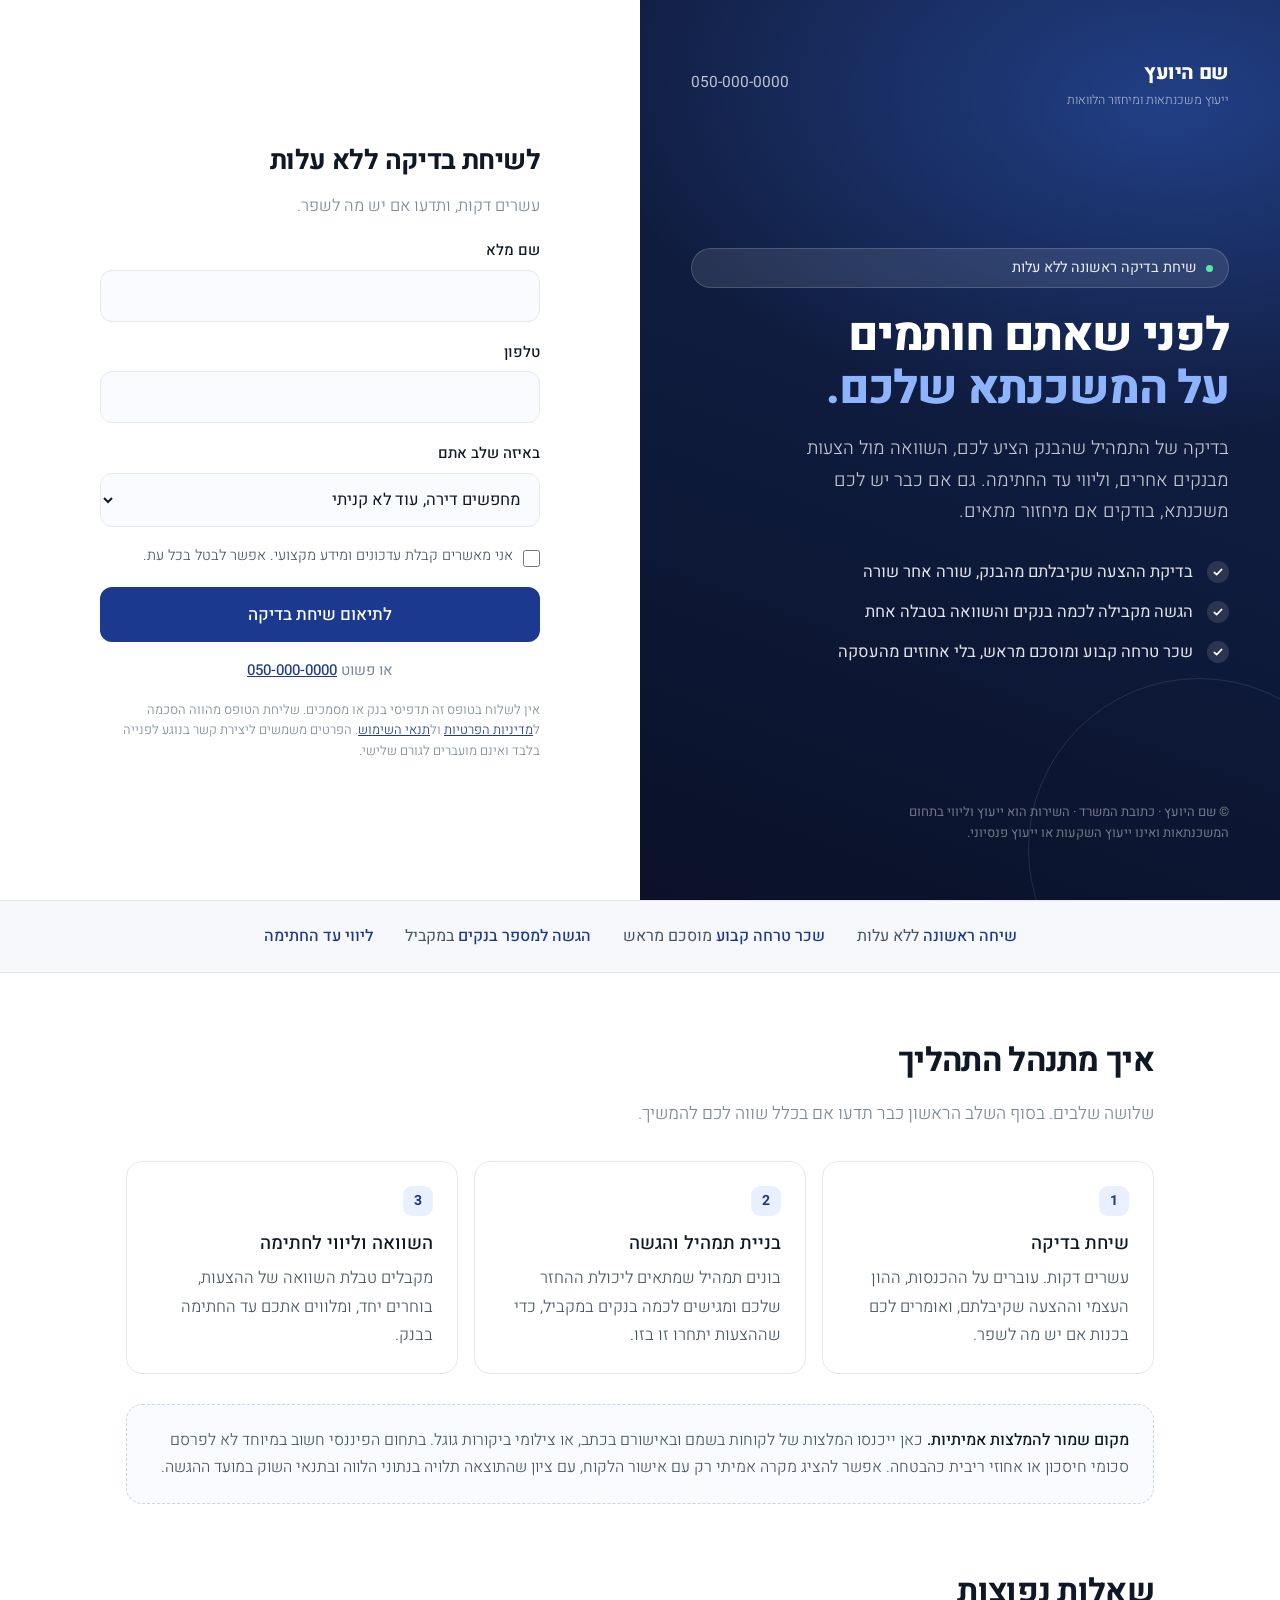
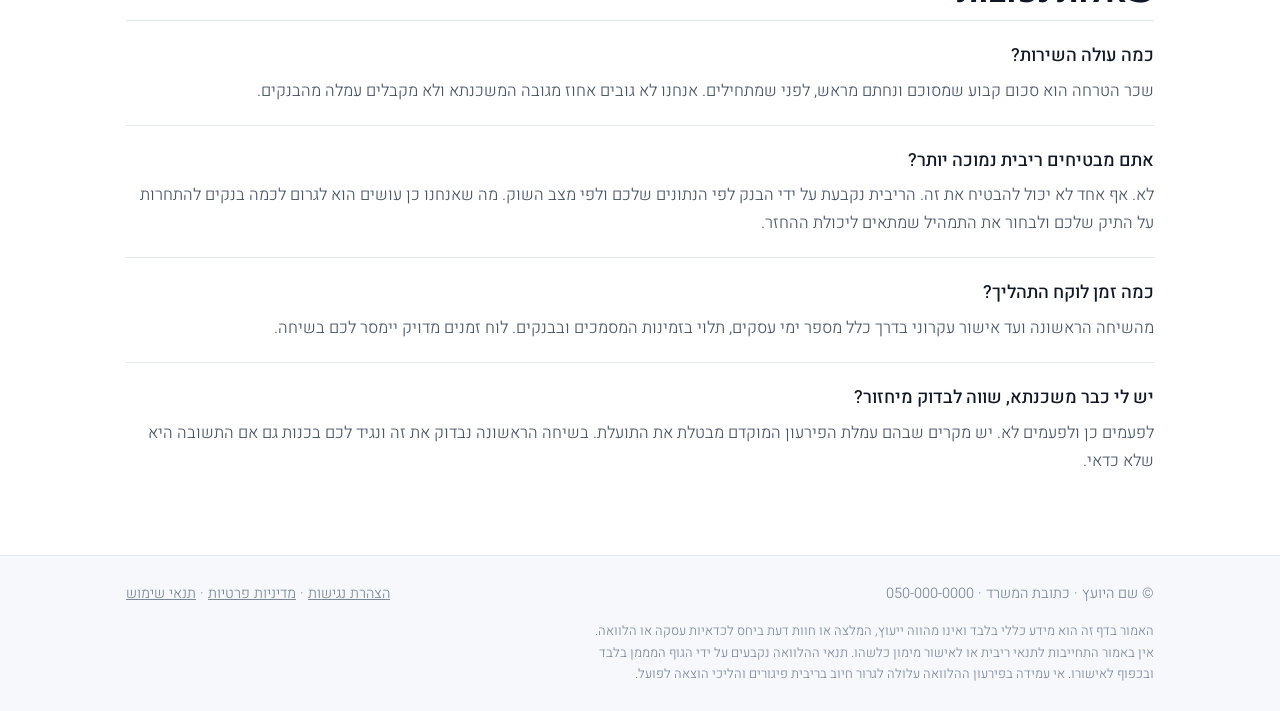
<file: templates/תבנית-04-מסך-מפוצל.html>
<!DOCTYPE html>
<html lang="he" dir="rtl">
<head>
<meta charset="UTF-8">
<meta name="viewport" content="width=device-width,initial-scale=1">
<title>תבנית 04 · מסך מפוצל · ייעוץ משכנתאות | Frontia</title>
<meta name="robots" content="noindex">
<link rel="preconnect" href="https://fonts.googleapis.com">
<link rel="preconnect" href="https://fonts.gstatic.com" crossorigin>
<link href="https://fonts.googleapis.com/css2?family=Heebo:wght@300;400;500;700;800&display=swap" rel="stylesheet">
<style>
:root{
  --deep:#0E1A3A; --deep-2:#1B3A8F; --accent:#3D7BFF;
  --paper:#FFFFFF; --ink:#101828; --ink2:#475467; --muted:#7A869A;
  --line:#E3E8F0;
  --f:'Heebo',-apple-system,'Segoe UI',Arial,sans-serif;
}
*{box-sizing:border-box;margin:0;padding:0}
html{scroll-behavior:smooth}
body{font-family:var(--f);background:var(--paper);color:var(--ink);font-size:17px;line-height:1.7;-webkit-font-smoothing:antialiased}
a{color:inherit;text-decoration:none}
:focus-visible{outline:3px solid var(--accent);outline-offset:3px;border-radius:6px}
.skip{position:absolute;inset-inline-start:-9999px;top:0;background:var(--ink);color:#fff;padding:12px 20px;z-index:99}
.skip:focus{inset-inline-start:16px;top:12px}
.num{font-variant-numeric:tabular-nums;unicode-bidi:isolate}
.w{max-width:1080px;margin:0 auto;padding-inline:26px}

.split{display:grid;grid-template-columns:1fr 1fr;min-height:100svh}
.pane-a{
  background:
    radial-gradient(900px 520px at 82% 12%,rgba(61,123,255,.34),transparent 62%),
    linear-gradient(200deg,#14224A 0%,#0E1A3A 58%,#0A1128 100%);
  color:#fff;display:flex;flex-direction:column;justify-content:center;padding:56px clamp(26px,4vw,64px);position:relative;overflow:hidden;
}
.pane-a::after{content:"";position:absolute;inset-inline-start:-90px;bottom:-120px;width:340px;height:340px;border-radius:50%;border:1px solid rgba(255,255,255,.1)}
.brandline{display:flex;align-items:center;justify-content:space-between;gap:16px;margin-bottom:auto;padding-bottom:40px}
.lg{font-size:20px;font-weight:800;letter-spacing:-.4px}
.lg small{display:block;font-size:12.5px;font-weight:300;color:rgba(255,255,255,.6);letter-spacing:0}
.tel-top{font-size:15.5px;color:rgba(255,255,255,.72)}
.pill{display:inline-flex;align-items:center;gap:9px;background:rgba(255,255,255,.1);border:1px solid rgba(255,255,255,.16);padding:7px 15px;border-radius:100px;font-size:14.5px;color:rgba(255,255,255,.9);margin-bottom:22px}
.pill i{width:7px;height:7px;border-radius:50%;background:#5CE6A8;display:inline-block}
h1{font-size:clamp(32px,3.6vw,50px);line-height:1.14;font-weight:800;letter-spacing:-1.2px;max-width:16ch}
h1 em{font-style:normal;color:#8FB4FF}
.lede{margin-top:18px;font-size:18.5px;color:rgba(255,255,255,.76);font-weight:300;max-width:46ch}
.ticks{margin:30px 0 auto;display:grid;gap:12px;list-style:none}
.ticks li{display:grid;grid-template-columns:24px 1fr;gap:12px;align-items:start;font-size:16.5px;color:rgba(255,255,255,.88)}
.ticks i{width:22px;height:22px;border-radius:50%;background:rgba(255,255,255,.12);display:grid;place-items:center;margin-top:3px}
.foot-a{padding-top:40px;font-size:13px;color:rgba(255,255,255,.42);line-height:1.6;max-width:52ch}

.pane-b{display:flex;align-items:center;justify-content:center;padding:56px clamp(26px,4vw,64px);background:var(--paper)}
.formbox{width:100%;max-width:440px}
.formbox h2{font-size:27px;font-weight:700;letter-spacing:-.6px}
.formbox .sub{margin-top:8px;color:var(--muted);font-size:16.5px;font-weight:300}
label{display:block;font-size:15px;font-weight:500;margin:18px 0 6px}
input[type=text],input[type=tel],select{width:100%;padding:13px 15px;border:1.5px solid var(--line);border-radius:12px;font-family:inherit;font-size:16.5px;background:#FAFBFF;color:var(--ink)}
input::placeholder{color:#A3ACBD}
input:focus,select:focus{background:#fff;border-color:var(--accent)}
.chk{display:flex;gap:10px;align-items:flex-start;margin-top:18px;font-size:14.5px;color:var(--ink2);font-weight:300;line-height:1.55}
.chk input{margin-top:5px;width:17px;height:17px;flex:none}
.chk label{margin:0;font-weight:300;font-size:14.5px}
button{width:100%;margin-top:20px;padding:15px;background:var(--deep-2);color:#fff;border:0;border-radius:12px;font-family:inherit;font-size:17px;font-weight:500;cursor:pointer}
button:hover{background:var(--accent)}
.or{margin-top:16px;text-align:center;font-size:15px;color:var(--muted)}
.or a{color:var(--deep-2);font-weight:500;text-decoration:underline}
.fine{font-size:13px;color:var(--muted);font-weight:300;margin-top:16px;line-height:1.6}
.fine a{color:var(--deep-2);text-decoration:underline}

.strip{background:#F6F8FC;border-block:1px solid var(--line);padding:22px 0}
.strip .w{display:flex;flex-wrap:wrap;gap:32px;justify-content:center;font-size:16px;color:var(--ink2)}
.strip b{color:var(--deep-2);font-weight:500}

section{padding:60px 0}
h2.sec{font-size:clamp(25px,3vw,33px);font-weight:700;letter-spacing:-.7px}
.sub2{margin-top:10px;color:var(--muted);font-size:17.5px;font-weight:300;max-width:58ch}
.cards{margin-top:32px;display:grid;grid-template-columns:repeat(3,1fr);gap:16px}
.card{border:1px solid var(--line);border-radius:16px;padding:24px;background:#fff}
.card .n{display:inline-grid;place-items:center;width:30px;height:30px;border-radius:9px;background:#E9F0FF;color:var(--deep-2);font-weight:700;font-size:14px;margin-bottom:12px}
.card b{display:block;font-size:18.5px;font-weight:500;margin-bottom:5px}
.card p{color:var(--ink2);font-size:16.5px;font-weight:300}
.ph{margin-top:30px;border:1px dashed #C9D5EC;background:#F9FBFF;border-radius:16px;padding:22px 24px;color:var(--ink2);font-size:16px;font-weight:300}
.ph b{color:var(--ink);font-weight:500}
.qa{border-top:1px solid var(--line);padding:20px 0}
.qa b{display:block;font-size:18px;font-weight:500}
.qa p{margin-top:5px;color:var(--ink2);font-size:16.5px;font-weight:300}

footer{background:#F6F8FC;border-top:1px solid var(--line);padding:26px 0;color:var(--muted);font-size:14.5px;font-weight:300}
footer .w{display:flex;justify-content:space-between;flex-wrap:wrap;gap:14px}
footer a{text-decoration:underline}
.legal{margin-top:14px;font-size:13px;line-height:1.65;max-width:82ch}

.sticky{display:none}
@media(max-width:900px){
  .split{grid-template-columns:1fr;min-height:0}
  .pane-a{padding-block:44px}
  .ticks{margin-bottom:0}
  .foot-a{display:none}
  .cards{grid-template-columns:1fr}
  .sticky{display:block;position:fixed;inset-inline:0;bottom:0;background:#fff;border-top:1px solid var(--line);padding:10px 16px calc(10px + env(safe-area-inset-bottom));z-index:40}
  .sticky a{display:block;text-align:center;background:var(--deep-2);color:#fff;padding:14px;border-radius:12px;font-weight:500}
  body{padding-bottom:76px}
}
@media (prefers-reduced-motion:reduce){*{animation:none!important;transition:none!important}html{scroll-behavior:auto}}
</style>
</head>
<body>
<a class="skip" href="#form">דלג לטופס</a>

<div class="split">
  <div class="pane-a">
    <div class="brandline">
      <div class="lg">שם היועץ<small>ייעוץ משכנתאות ומיחזור הלוואות</small></div>
      <a class="tel-top num" href="tel:0500000000" dir="ltr">050-000-0000</a>
    </div>

    <span class="pill"><i aria-hidden="true"></i> שיחת בדיקה ראשונה ללא עלות</span>
    <h1>לפני שאתם חותמים<br><em>על המשכנתא שלכם.</em></h1>
    <p class="lede">בדיקה של התמהיל שהבנק הציע לכם, השוואה מול הצעות מבנקים אחרים, וליווי עד החתימה. גם אם כבר יש לכם משכנתא, בודקים אם מיחזור מתאים.</p>
    <ul class="ticks">
      <li><i aria-hidden="true"><svg width="12" height="12" viewBox="0 0 18 18" fill="none"><path d="M3.5 9.5l3.5 3.5 7.5-8" stroke="#fff" stroke-width="2.4" stroke-linecap="round" stroke-linejoin="round"/></svg></i><span>בדיקת ההצעה שקיבלתם מהבנק, שורה אחר שורה</span></li>
      <li><i aria-hidden="true"><svg width="12" height="12" viewBox="0 0 18 18" fill="none"><path d="M3.5 9.5l3.5 3.5 7.5-8" stroke="#fff" stroke-width="2.4" stroke-linecap="round" stroke-linejoin="round"/></svg></i><span>הגשה מקבילה לכמה בנקים והשוואה בטבלה אחת</span></li>
      <li><i aria-hidden="true"><svg width="12" height="12" viewBox="0 0 18 18" fill="none"><path d="M3.5 9.5l3.5 3.5 7.5-8" stroke="#fff" stroke-width="2.4" stroke-linecap="round" stroke-linejoin="round"/></svg></i><span>שכר טרחה קבוע ומוסכם מראש, בלי אחוזים מהעסקה</span></li>
    </ul>
    <p class="foot-a">© שם היועץ · כתובת המשרד · השירות הוא ייעוץ וליווי בתחום המשכנתאות ואינו ייעוץ השקעות או ייעוץ פנסיוני.</p>
  </div>

  <div class="pane-b" id="form">
    <div class="formbox">
      <h2>לשיחת בדיקה ללא עלות</h2>
      <p class="sub">עשרים דקות, ותדעו אם יש מה לשפר.</p>
      <form onsubmit="event.preventDefault();alert('זו תבנית להמחשה. יש לחבר את הטופס למערכת לפני העלייה לאוויר.');">
        <label for="nm">שם מלא</label>
        <input id="nm" type="text" autocomplete="name" required>
        <label for="tl">טלפון</label>
        <input id="tl" type="tel" autocomplete="tel" inputmode="tel" required dir="ltr">
        <label for="sv">באיזה שלב אתם</label>
        <select id="sv">
          <option>מחפשים דירה, עוד לא קניתי</option>
          <option>חתמתי על חוזה וצריך משכנתא</option>
          <option>קיבלתי הצעה מהבנק ורוצה בדיקה</option>
          <option>יש לי משכנתא ורוצה לבדוק מיחזור</option>
          <option>איחוד הלוואות</option>
        </select>
        <div class="chk">
          <input id="mk" type="checkbox">
          <label for="mk">אני מאשרים קבלת עדכונים ומידע מקצועי. אפשר לבטל בכל עת.</label>
        </div>
        <button type="submit">לתיאום שיחת בדיקה</button>
        <p class="or">או פשוט <a class="num" href="tel:0500000000" dir="ltr">050-000-0000</a></p>
        <p class="fine">אין לשלוח בטופס זה תדפיסי בנק או מסמכים. שליחת הטופס מהווה הסכמה ל<a href="#">מדיניות הפרטיות</a> ול<a href="#">תנאי השימוש</a>. הפרטים משמשים ליצירת קשר בנוגע לפנייה בלבד ואינם מועברים לגורם שלישי.</p>
      </form>
    </div>
  </div>
</div>

<div class="strip">
  <div class="w">
    <span><b>שיחה ראשונה</b> ללא עלות</span>
    <span><b>שכר טרחה קבוע</b> מוסכם מראש</span>
    <span><b>הגשה למספר בנקים</b> במקביל</span>
    <span><b>ליווי עד החתימה</b></span>
  </div>
</div>

<main>
<section class="w">
  <h2 class="sec">איך מתנהל התהליך</h2>
  <p class="sub2">שלושה שלבים. בסוף השלב הראשון כבר תדעו אם בכלל שווה לכם להמשיך.</p>
  <div class="cards">
    <div class="card"><span class="n">1</span><b>שיחת בדיקה</b><p>עשרים דקות. עוברים על ההכנסות, ההון העצמי וההצעה שקיבלתם, ואומרים לכם בכנות אם יש מה לשפר.</p></div>
    <div class="card"><span class="n">2</span><b>בניית תמהיל והגשה</b><p>בונים תמהיל שמתאים ליכולת ההחזר שלכם ומגישים לכמה בנקים במקביל, כדי שההצעות יתחרו זו בזו.</p></div>
    <div class="card"><span class="n">3</span><b>השוואה וליווי לחתימה</b><p>מקבלים טבלת השוואה של ההצעות, בוחרים יחד, ומלווים אתכם עד החתימה בבנק.</p></div>
  </div>
  <div class="ph"><b>מקום שמור להמלצות אמיתיות.</b> כאן ייכנסו המלצות של לקוחות בשמם ובאישורם בכתב, או צילומי ביקורות גוגל. בתחום הפיננסי חשוב במיוחד לא לפרסם סכומי חיסכון או אחוזי ריבית כהבטחה. אפשר להציג מקרה אמיתי רק עם אישור הלקוח, עם ציון שהתוצאה תלויה בנתוני הלווה ובתנאי השוק במועד ההגשה.</div>
</section>

<section class="w" style="padding-top:0">
  <h2 class="sec">שאלות נפוצות</h2>
  <div class="qa"><b>כמה עולה השירות?</b><p>שכר הטרחה הוא סכום קבוע שמסוכם ונחתם מראש, לפני שמתחילים. אנחנו לא גובים אחוז מגובה המשכנתא ולא מקבלים עמלה מהבנקים.</p></div>
  <div class="qa"><b>אתם מבטיחים ריבית נמוכה יותר?</b><p>לא. אף אחד לא יכול להבטיח את זה. הריבית נקבעת על ידי הבנק לפי הנתונים שלכם ולפי מצב השוק. מה שאנחנו כן עושים הוא לגרום לכמה בנקים להתחרות על התיק שלכם ולבחור את התמהיל שמתאים ליכולת ההחזר.</p></div>
  <div class="qa"><b>כמה זמן לוקח התהליך?</b><p>מהשיחה הראשונה ועד אישור עקרוני בדרך כלל מספר ימי עסקים, תלוי בזמינות המסמכים ובבנקים. לוח זמנים מדויק יימסר לכם בשיחה.</p></div>
  <div class="qa"><b>יש לי כבר משכנתא, שווה לבדוק מיחזור?</b><p>לפעמים כן ולפעמים לא. יש מקרים שבהם עמלת הפירעון המוקדם מבטלת את התועלת. בשיחה הראשונה נבדוק את זה ונגיד לכם בכנות גם אם התשובה היא שלא כדאי.</p></div>
</section>
</main>

<footer>
  <div class="w">
    <div>© שם היועץ · כתובת המשרד · <span class="num" dir="ltr">050-000-0000</span></div>
    <div><a href="#">הצהרת נגישות</a> · <a href="#">מדיניות פרטיות</a> · <a href="#">תנאי שימוש</a></div>
  </div>
  <div class="w"><p class="legal">האמור בדף זה הוא מידע כללי בלבד ואינו מהווה ייעוץ, המלצה או חוות דעת ביחס לכדאיות עסקה או הלוואה. אין באמור התחייבות לתנאי ריבית או לאישור מימון כלשהו. תנאי ההלוואה נקבעים על ידי הגוף המממן בלבד ובכפוף לאישורו. אי עמידה בפירעון ההלוואה עלולה לגרור חיוב בריבית פיגורים והליכי הוצאה לפועל.</p></div>
</footer>

<div class="sticky"><a href="#form">לשיחת בדיקה ללא עלות</a></div>
</body>
</html>
</file>
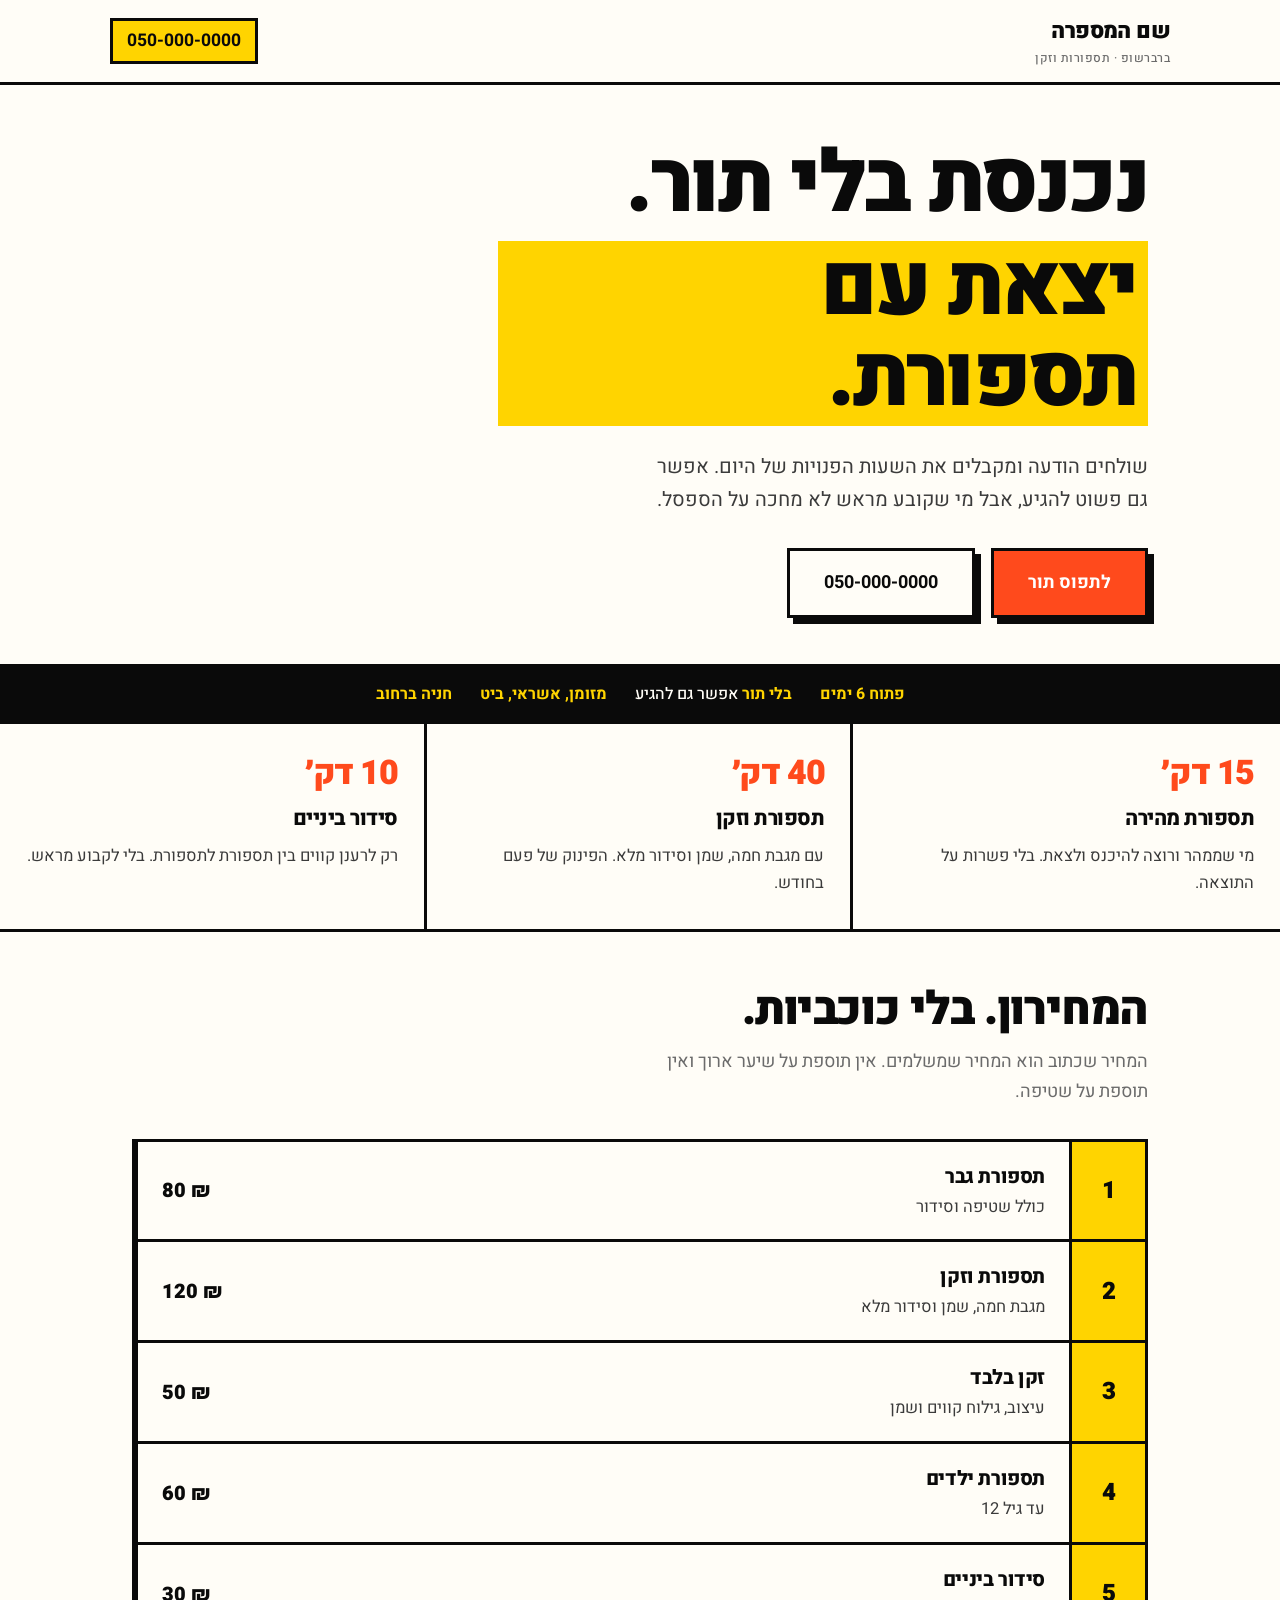
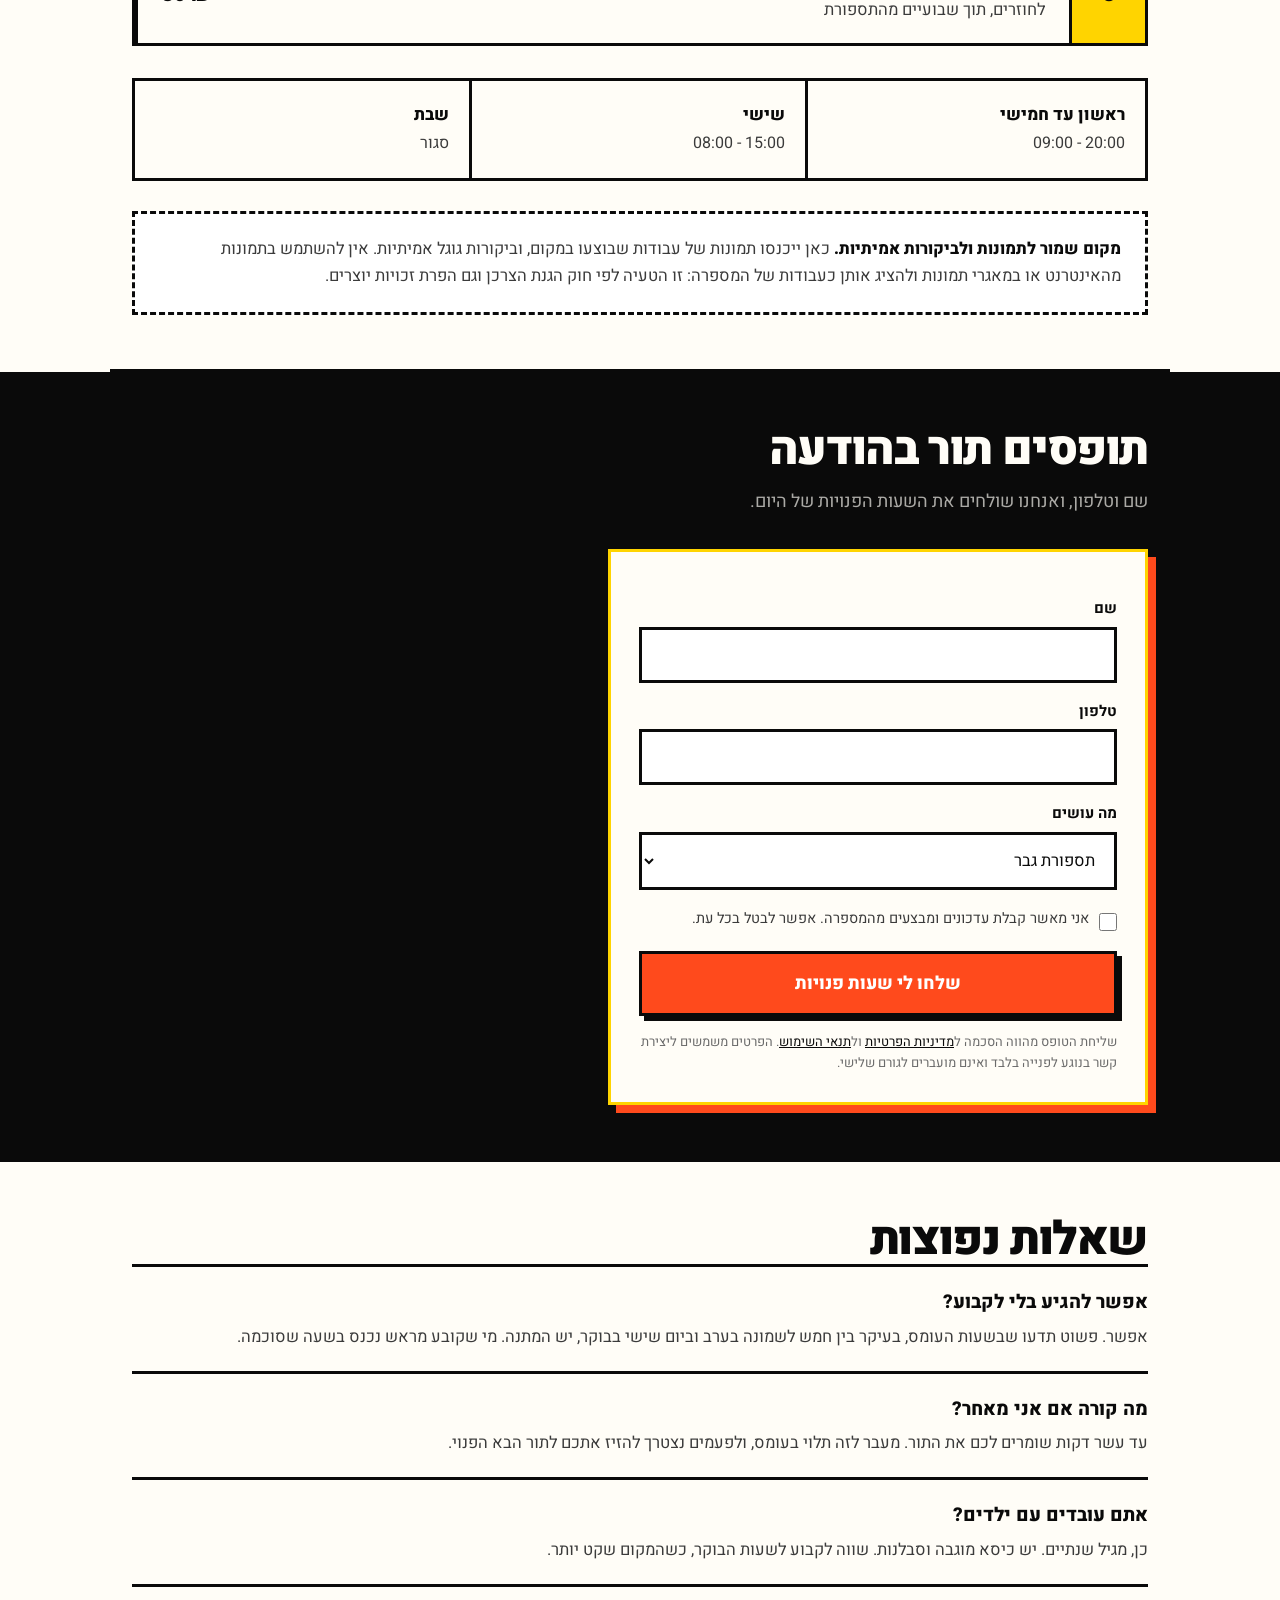
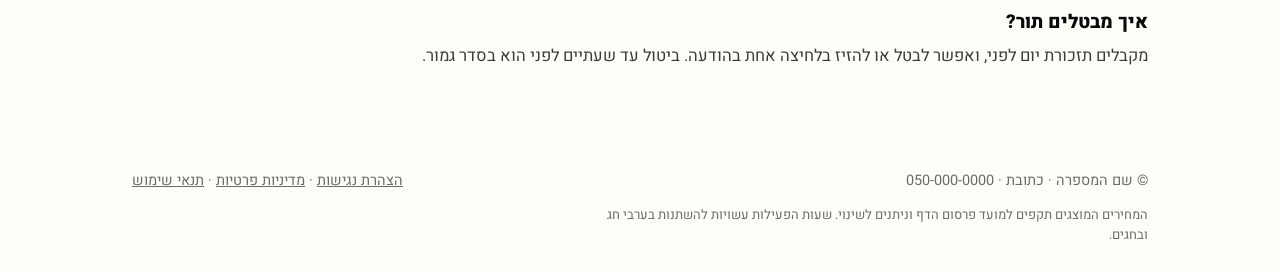
<file: templates/תבנית-05-נועז.html>
<!DOCTYPE html>
<html lang="he" dir="rtl">
<head>
<meta charset="UTF-8">
<meta name="viewport" content="width=device-width,initial-scale=1">
<title>תבנית 05 · נועז · ברברשופ | Frontia</title>
<meta name="robots" content="noindex">
<link rel="preconnect" href="https://fonts.googleapis.com">
<link rel="preconnect" href="https://fonts.gstatic.com" crossorigin>
<link href="https://fonts.googleapis.com/css2?family=Heebo:wght@400;500;700;800;900&display=swap" rel="stylesheet">
<style>
:root{
  --paper:#FFFDF7; --ink:#0A0A0A; --ink2:#3B3B3B; --muted:#6B6B6B;
  --acc:#FF4A1C; --acc-2:#FFD400;
  --f:'Heebo',-apple-system,'Segoe UI',Arial,sans-serif;
}
*{box-sizing:border-box;margin:0;padding:0}
html{scroll-behavior:smooth}
body{font-family:var(--f);background:var(--paper);color:var(--ink);font-size:17.5px;line-height:1.65;-webkit-font-smoothing:antialiased}
a{color:inherit;text-decoration:none}
.w{max-width:1060px;margin:0 auto;padding-inline:22px}
:focus-visible{outline:4px solid var(--acc);outline-offset:3px}
.skip{position:absolute;inset-inline-start:-9999px;top:0;background:var(--ink);color:#fff;padding:12px 20px;z-index:99}
.skip:focus{inset-inline-start:16px;top:12px}
.num{font-variant-numeric:tabular-nums;unicode-bidi:isolate}

header{border-bottom:3px solid var(--ink);background:var(--paper);position:sticky;top:0;z-index:20}
.nav{display:flex;align-items:center;justify-content:space-between;gap:16px;padding:13px 0}
.lg{font-size:22px;font-weight:900;letter-spacing:-.6px}
.lg small{display:block;font-size:12px;font-weight:500;color:var(--muted);letter-spacing:.04em}
.tel{font-weight:700;border:3px solid var(--ink);padding:6px 14px;background:var(--acc-2)}

.hero{padding:54px 0 46px;border-bottom:3px solid var(--ink)}
h1{font-size:clamp(38px,7.4vw,86px);line-height:1.06;font-weight:900;letter-spacing:-2.6px;max-width:13ch}
h1 mark{display:inline-block;background:var(--acc-2);color:var(--ink);padding:.02em .14em;margin-top:.12em;line-height:1.06}
.lede{margin-top:24px;font-size:20px;font-weight:400;color:var(--ink2);max-width:46ch}
.cta{margin-top:32px;display:flex;gap:16px;flex-wrap:wrap}
.b{display:inline-block;padding:17px 34px;font-size:18px;font-weight:700;border:3px solid var(--ink);box-shadow:6px 6px 0 var(--ink)}
.b:active{transform:translate(3px,3px);box-shadow:3px 3px 0 var(--ink)}
.b1{background:var(--acc);color:#fff}
.b2{background:var(--paper);color:var(--ink)}

.strip{background:var(--ink);color:var(--paper);padding:14px 0;border-bottom:3px solid var(--ink)}
.strip .w{display:flex;flex-wrap:wrap;gap:28px;justify-content:center;font-size:16px;font-weight:500}
.strip b{color:var(--acc-2)}

.blocks{display:grid;grid-template-columns:repeat(3,1fr);border-bottom:3px solid var(--ink)}
.blk{padding:32px 26px;border-inline-start:3px solid var(--ink)}
.blk:first-child{border-inline-start:0}
.blk .p{font-size:34px;font-weight:900;line-height:1;letter-spacing:-1.4px;color:var(--acc)}
.blk b{display:block;margin-top:12px;font-size:21px;font-weight:800;letter-spacing:-.5px}
.blk p{margin-top:6px;color:var(--ink2);font-size:16.5px}

section{padding:54px 0;border-bottom:3px solid var(--ink)}
h2{font-size:clamp(28px,4.6vw,46px);font-weight:900;letter-spacing:-1.4px;line-height:1.06;max-width:16ch}
.sub{margin-top:12px;color:var(--muted);font-size:18px;max-width:52ch}

.bars{margin-top:32px;display:grid;border:3px solid var(--ink)}
.bar{display:grid;grid-template-columns:76px 1fr auto;border-bottom:3px solid var(--ink)}
.bar:last-child{border-bottom:0}
.bar .k{background:var(--acc-2);border-inline-end:3px solid var(--ink);display:grid;place-items:center;font-size:24px;font-weight:900}
.bar .v{padding:18px 24px}
.bar b{display:block;font-size:20px;font-weight:800;letter-spacing:-.4px}
.bar span{color:var(--ink2);font-size:16.5px}
.bar .pr{padding:18px 24px;display:grid;place-items:center;font-size:20px;font-weight:900;border-inline-start:3px solid var(--ink);white-space:nowrap}

.hours{margin-top:32px;border:3px solid var(--ink);display:grid;grid-template-columns:repeat(3,1fr)}
.hours div{padding:20px;border-inline-start:3px solid var(--ink)}
.hours div:first-child{border-inline-start:0}
.hours b{display:block;font-size:17px;font-weight:800}
.hours span{color:var(--ink2);font-size:16px}

.ph{margin-top:30px;border:3px dashed var(--ink);padding:22px 24px;background:#fff;font-size:16.5px;color:var(--ink2)}
.ph b{color:var(--ink);font-weight:800}

.formsec{background:var(--ink);color:var(--paper)}
.formsec h2{color:var(--paper)}
.formsec .sub{color:rgba(255,253,247,.66)}
form{margin-top:32px;max-width:540px;background:var(--paper);color:var(--ink);border:3px solid var(--acc-2);padding:28px;box-shadow:8px 8px 0 var(--acc)}
label{display:block;font-size:15px;font-weight:700;margin:16px 0 6px}
input[type=text],input[type=tel],select{width:100%;padding:13px 15px;border:3px solid var(--ink);background:#fff;font-family:inherit;font-size:16.5px;color:var(--ink)}
input::placeholder{color:#999}
input:focus,select:focus{outline:0;border-color:var(--acc)}
.chk{display:flex;gap:10px;align-items:flex-start;margin-top:18px;font-size:14.5px;color:var(--ink2);line-height:1.55}
.chk input{margin-top:5px;width:18px;height:18px;flex:none}
.chk label{margin:0;font-weight:400;font-size:14.5px}
button{width:100%;margin-top:20px;padding:16px;background:var(--acc);color:#fff;border:3px solid var(--ink);box-shadow:5px 5px 0 var(--ink);font-family:inherit;font-size:18px;font-weight:800;cursor:pointer}
button:active{transform:translate(2px,2px);box-shadow:3px 3px 0 var(--ink)}
.fine{font-size:13px;color:var(--muted);margin-top:16px;line-height:1.6}
.fine a{color:var(--ink);text-decoration:underline}

.qa{border-top:3px solid var(--ink);padding:20px 0}
.qa b{display:block;font-size:19px;font-weight:800}
.qa p{margin-top:5px;color:var(--ink2);font-size:16.5px}

footer{padding:24px 0;font-size:14.5px;color:var(--muted)}
footer .w{display:flex;justify-content:space-between;flex-wrap:wrap;gap:14px}
footer a{text-decoration:underline}
.legal{margin-top:12px;font-size:13px;line-height:1.6;max-width:80ch}

.sticky{display:none}
@media(max-width:820px){
  .blocks,.hours{grid-template-columns:1fr}
  .blk,.hours div{border-inline-start:0;border-top:3px solid var(--ink)}
  .blk:first-child,.hours div:first-child{border-top:0}
  .bar{grid-template-columns:60px 1fr}
  .bar .pr{grid-column:1 / -1;border-inline-start:0;border-top:3px solid var(--ink);justify-content:flex-start;padding-block:12px}
  .sticky{display:block;position:fixed;inset-inline:0;bottom:0;background:var(--acc);border-top:3px solid var(--ink);padding:12px 16px calc(12px + env(safe-area-inset-bottom));z-index:40}
  .sticky a{display:block;text-align:center;color:#fff;font-weight:800;font-size:18px}
  body{padding-bottom:80px}
}
@media (prefers-reduced-motion:reduce){*{animation:none!important;transition:none!important}html{scroll-behavior:auto}}
</style>
</head>
<body>
<a class="skip" href="#form">דלג לטופס</a>

<header>
  <div class="w nav">
    <div class="lg">שם המספרה<small>ברברשופ · תספורות וזקן</small></div>
    <a class="tel num" href="tel:0500000000" dir="ltr">050-000-0000</a>
  </div>
</header>

<main>
<div class="hero">
  <div class="w">
    <h1>נכנסת בלי תור.<br><mark>יצאת עם תספורת.</mark></h1>
    <p class="lede">שולחים הודעה ומקבלים את השעות הפנויות של היום. אפשר גם פשוט להגיע, אבל מי שקובע מראש לא מחכה על הספסל.</p>
    <div class="cta">
      <a class="b b1" href="#form">לתפוס תור</a>
      <a class="b b2 num" href="tel:0500000000" dir="ltr">050-000-0000</a>
    </div>
  </div>
</div>

<div class="strip">
  <div class="w">
    <span><b>פתוח 6 ימים</b></span>
    <span><b>בלי תור</b> אפשר גם להגיע</span>
    <span><b>מזומן, אשראי, ביט</b></span>
    <span><b>חניה ברחוב</b></span>
  </div>
</div>

<div class="blocks">
  <div class="blk"><div class="p">15 דק׳</div><b>תספורת מהירה</b><p>מי שממהר ורוצה להיכנס ולצאת. בלי פשרות על התוצאה.</p></div>
  <div class="blk"><div class="p">40 דק׳</div><b>תספורת וזקן</b><p>עם מגבת חמה, שמן וסידור מלא. הפינוק של פעם בחודש.</p></div>
  <div class="blk"><div class="p">10 דק׳</div><b>סידור ביניים</b><p>רק לרענן קווים בין תספורת לתספורת. בלי לקבוע מראש.</p></div>
</div>

<section class="w">
  <h2>המחירון. בלי כוכביות.</h2>
  <p class="sub">המחיר שכתוב הוא המחיר שמשלמים. אין תוספת על שיער ארוך ואין תוספת על שטיפה.</p>
  <div class="bars">
    <div class="bar"><div class="k">1</div><div class="v"><b>תספורת גבר</b><span>כולל שטיפה וסידור</span></div><div class="pr num" dir="ltr">80 ₪</div></div>
    <div class="bar"><div class="k">2</div><div class="v"><b>תספורת וזקן</b><span>מגבת חמה, שמן וסידור מלא</span></div><div class="pr num" dir="ltr">120 ₪</div></div>
    <div class="bar"><div class="k">3</div><div class="v"><b>זקן בלבד</b><span>עיצוב, גילוח קווים ושמן</span></div><div class="pr num" dir="ltr">50 ₪</div></div>
    <div class="bar"><div class="k">4</div><div class="v"><b>תספורת ילדים</b><span>עד גיל 12</span></div><div class="pr num" dir="ltr">60 ₪</div></div>
    <div class="bar"><div class="k">5</div><div class="v"><b>סידור ביניים</b><span>לחוזרים, תוך שבועיים מהתספורת</span></div><div class="pr num" dir="ltr">30 ₪</div></div>
  </div>

  <div class="hours">
    <div><b>ראשון עד חמישי</b><span class="num" dir="ltr">09:00 - 20:00</span></div>
    <div><b>שישי</b><span class="num" dir="ltr">08:00 - 15:00</span></div>
    <div><b>שבת</b><span>סגור</span></div>
  </div>

  <div class="ph"><b>מקום שמור לתמונות ולביקורות אמיתיות.</b> כאן ייכנסו תמונות של עבודות שבוצעו במקום, וביקורות גוגל אמיתיות. אין להשתמש בתמונות מהאינטרנט או במאגרי תמונות ולהציג אותן כעבודות של המספרה: זו הטעיה לפי חוק הגנת הצרכן וגם הפרת זכויות יוצרים.</div>
</section>

<section class="formsec" id="form">
  <div class="w">
    <h2>תופסים תור בהודעה</h2>
    <p class="sub">שם וטלפון, ואנחנו שולחים את השעות הפנויות של היום.</p>
    <form onsubmit="event.preventDefault();alert('זו תבנית להמחשה. יש לחבר את הטופס למערכת לפני העלייה לאוויר.');">
      <label for="nm">שם</label>
      <input id="nm" type="text" autocomplete="name" required>
      <label for="tl">טלפון</label>
      <input id="tl" type="tel" autocomplete="tel" inputmode="tel" required dir="ltr">
      <label for="sv">מה עושים</label>
      <select id="sv">
        <option>תספורת גבר</option>
        <option>תספורת וזקן</option>
        <option>זקן בלבד</option>
        <option>תספורת ילדים</option>
        <option>סידור ביניים</option>
      </select>
      <div class="chk">
        <input id="mk" type="checkbox">
        <label for="mk">אני מאשר קבלת עדכונים ומבצעים מהמספרה. אפשר לבטל בכל עת.</label>
      </div>
      <button type="submit">שלחו לי שעות פנויות</button>
      <p class="fine">שליחת הטופס מהווה הסכמה ל<a href="#">מדיניות הפרטיות</a> ול<a href="#">תנאי השימוש</a>. הפרטים משמשים ליצירת קשר בנוגע לפנייה בלבד ואינם מועברים לגורם שלישי.</p>
    </form>
  </div>
</section>

<section class="w" style="border-bottom:0">
  <h2>שאלות נפוצות</h2>
  <div class="qa"><b>אפשר להגיע בלי לקבוע?</b><p>אפשר. פשוט תדעו שבשעות העומס, בעיקר בין חמש לשמונה בערב וביום שישי בבוקר, יש המתנה. מי שקובע מראש נכנס בשעה שסוכמה.</p></div>
  <div class="qa"><b>מה קורה אם אני מאחר?</b><p>עד עשר דקות שומרים לכם את התור. מעבר לזה תלוי בעומס, ולפעמים נצטרך להזיז אתכם לתור הבא הפנוי.</p></div>
  <div class="qa"><b>אתם עובדים עם ילדים?</b><p>כן, מגיל שנתיים. יש כיסא מוגבה וסבלנות. שווה לקבוע לשעות הבוקר, כשהמקום שקט יותר.</p></div>
  <div class="qa"><b>איך מבטלים תור?</b><p>מקבלים תזכורת יום לפני, ואפשר לבטל או להזיז בלחיצה אחת בהודעה. ביטול עד שעתיים לפני הוא בסדר גמור.</p></div>
</section>
</main>

<footer>
  <div class="w">
    <div>© שם המספרה · כתובת · <span class="num" dir="ltr">050-000-0000</span></div>
    <div><a href="#">הצהרת נגישות</a> · <a href="#">מדיניות פרטיות</a> · <a href="#">תנאי שימוש</a></div>
  </div>
  <div class="w"><p class="legal">המחירים המוצגים תקפים למועד פרסום הדף וניתנים לשינוי. שעות הפעילות עשויות להשתנות בערבי חג ובחגים.</p></div>
</footer>

<div class="sticky"><a href="#form">לתפוס תור עכשיו</a></div>
</body>
</html>
</file>
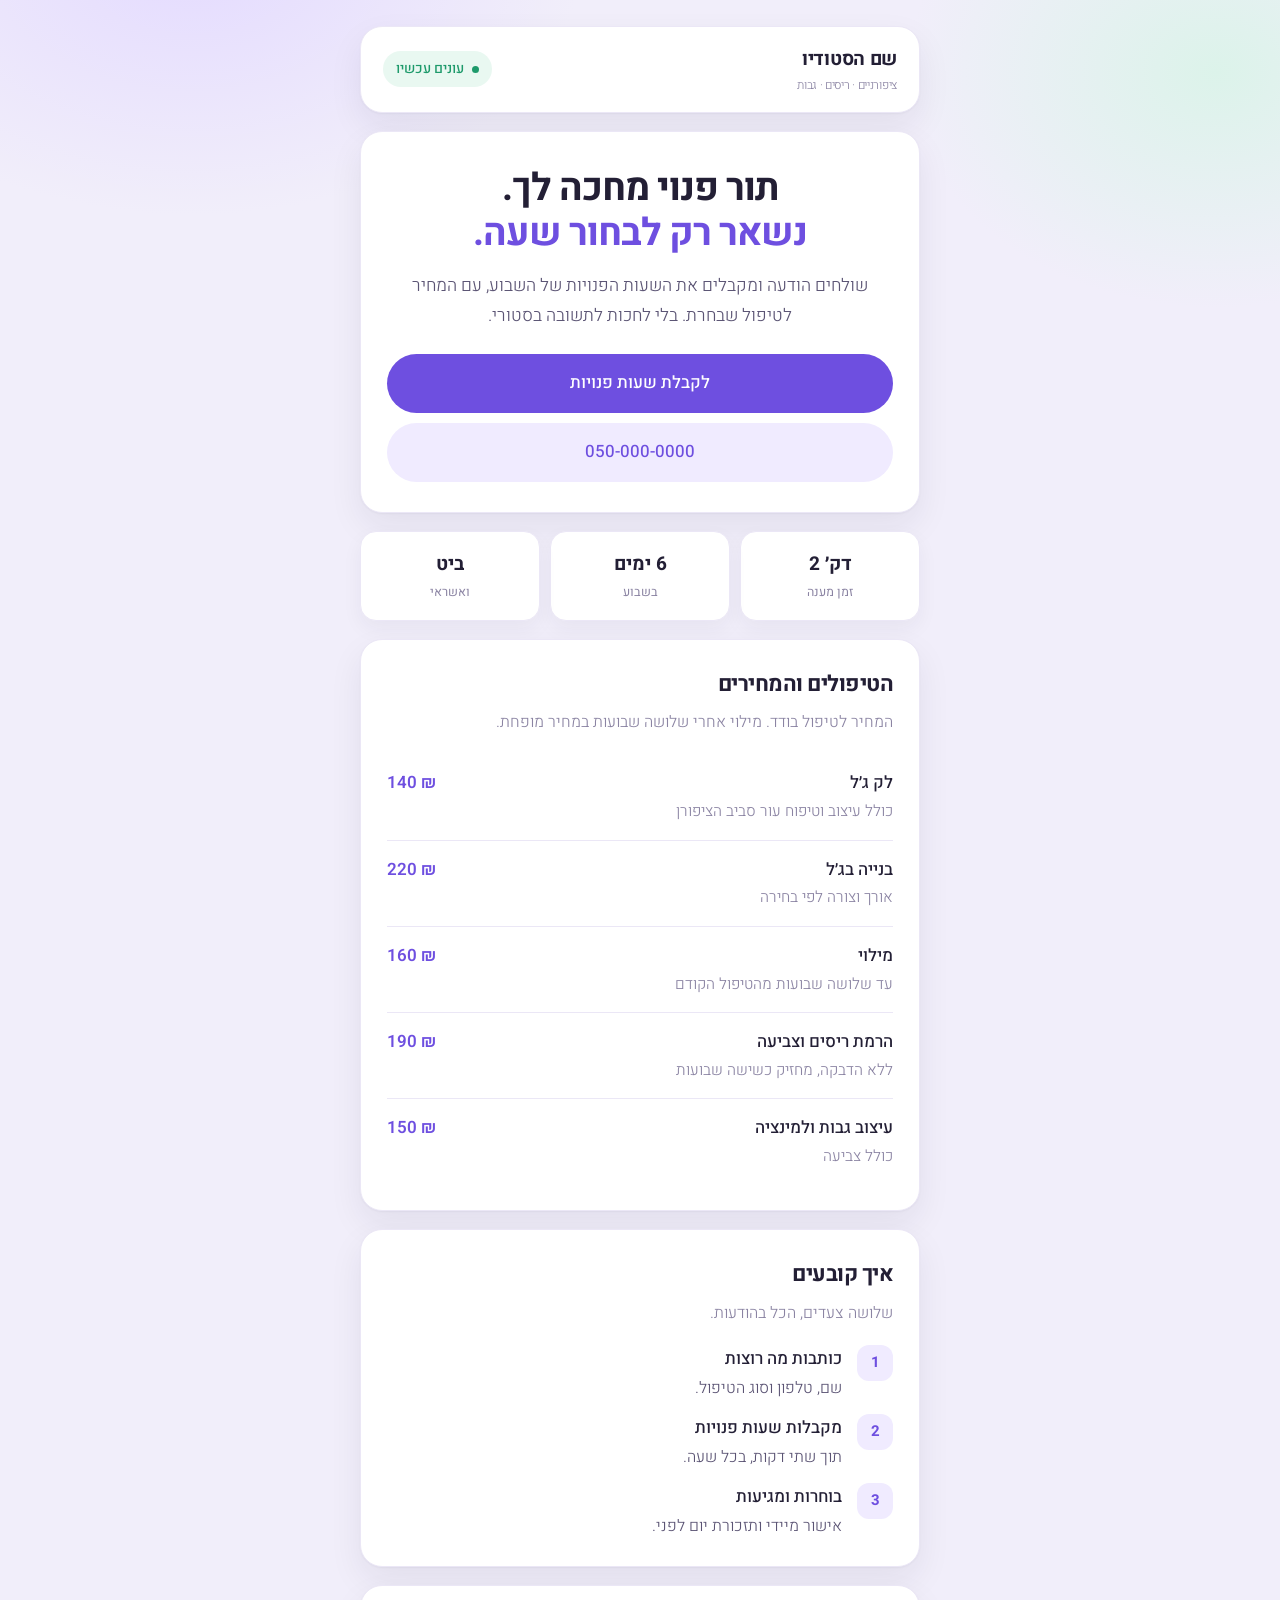
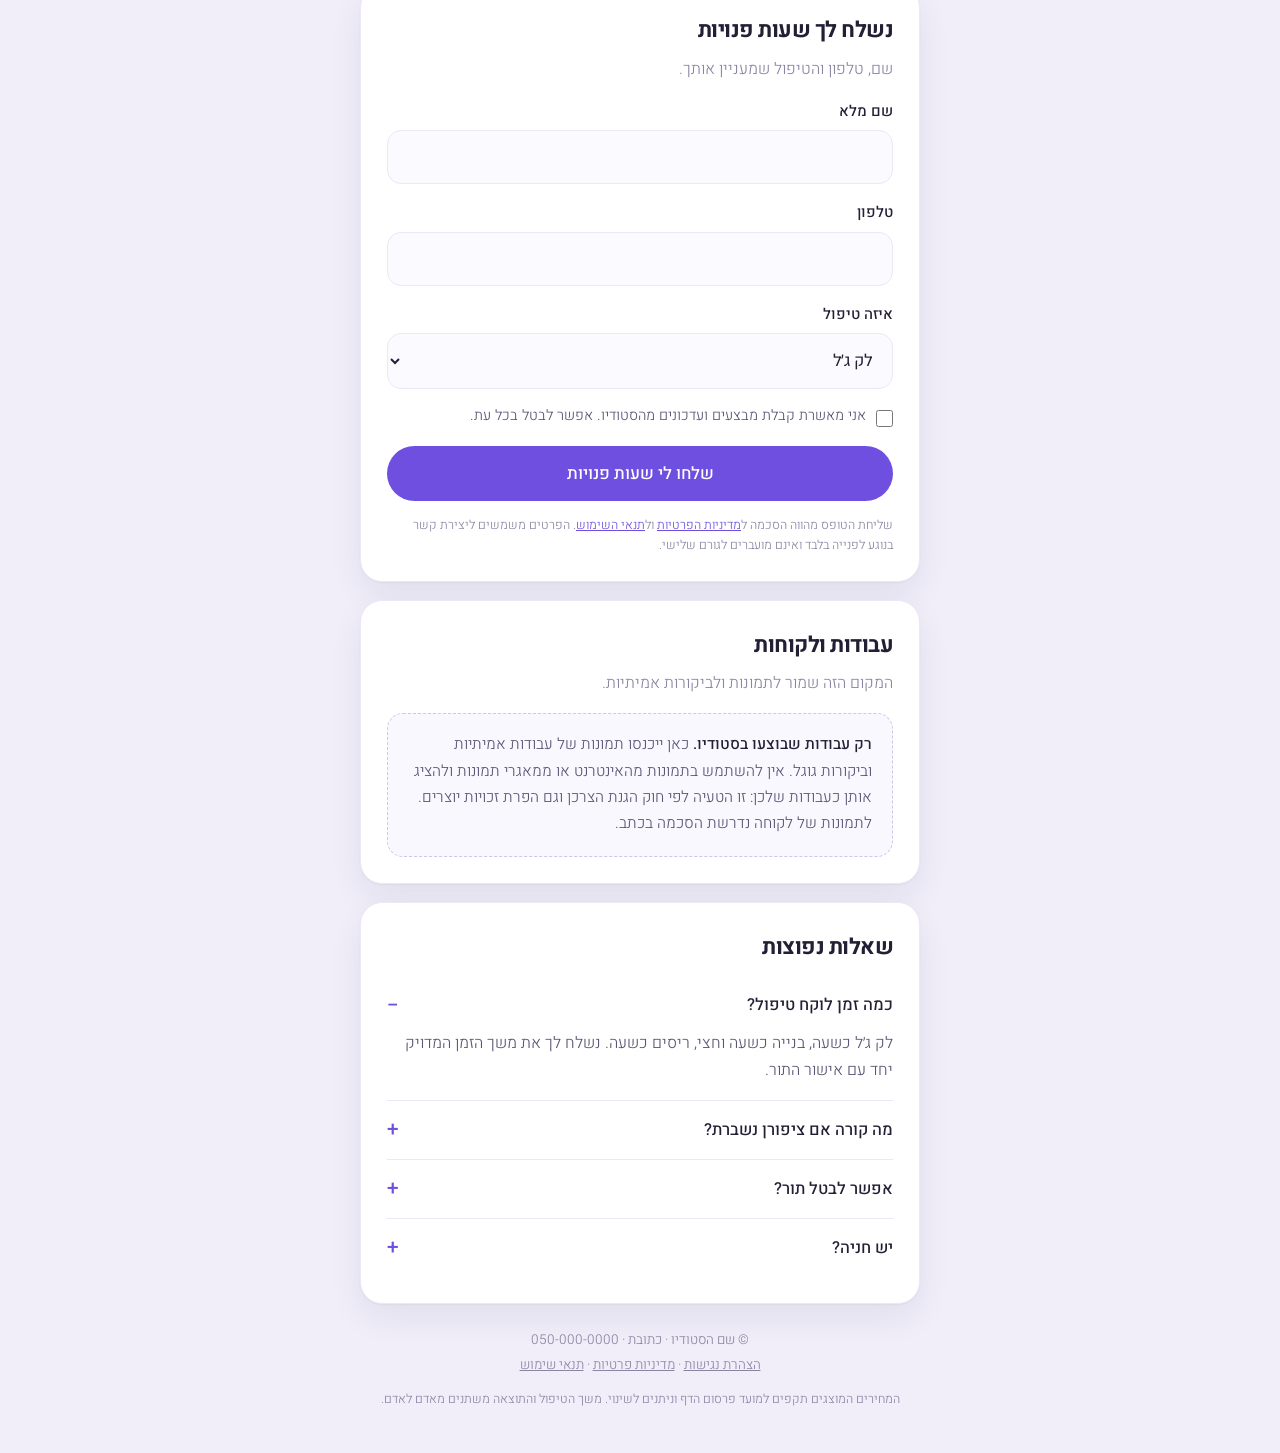
<file: templates/תבנית-06-כרטיס-רך.html>
<!DOCTYPE html>
<html lang="he" dir="rtl">
<head>
<meta charset="UTF-8">
<meta name="viewport" content="width=device-width,initial-scale=1">
<title>תבנית 06 · כרטיס רך · סטודיו ציפורניים וריסים | Frontia</title>
<meta name="robots" content="noindex">
<link rel="preconnect" href="https://fonts.googleapis.com">
<link rel="preconnect" href="https://fonts.gstatic.com" crossorigin>
<link href="https://fonts.googleapis.com/css2?family=Heebo:wght@300;400;500;600;700&display=swap" rel="stylesheet">
<style>
:root{
  --bg:#F1EEFA; --card:#FFFFFF;
  --ink:#231F35; --ink2:#5B5474; --muted:#8B84A3;
  --line:#EBE7F6;
  --acc:#6E4FE0; --acc-soft:#F0EBFF; --mint:#E9F8F1; --mint-d:#1E9A6B;
  --r:22px;
  --f:'Heebo',-apple-system,'Segoe UI',Arial,sans-serif;
}
*{box-sizing:border-box;margin:0;padding:0}
html{scroll-behavior:smooth}
body{
  font-family:var(--f);color:var(--ink);font-size:17px;line-height:1.7;-webkit-font-smoothing:antialiased;
  background:
    radial-gradient(600px 400px at 15% -5%,#E4DBFF,transparent 65%),
    radial-gradient(500px 380px at 95% 8%,#DCF3EA,transparent 62%),
    var(--bg);
  background-attachment:fixed;
  padding:26px 16px 44px;
}
a{color:inherit;text-decoration:none}
:focus-visible{outline:3px solid var(--acc);outline-offset:3px;border-radius:10px}
.skip{position:absolute;inset-inline-start:-9999px;top:0;background:var(--ink);color:#fff;padding:12px 20px;z-index:99}
.skip:focus{inset-inline-start:16px;top:12px}
.num{font-variant-numeric:tabular-nums;unicode-bidi:isolate}

.shell{max-width:560px;margin:0 auto;display:grid;gap:18px}
.panel{background:var(--card);border:1px solid var(--line);border-radius:var(--r);padding:26px;box-shadow:0 1px 2px rgba(35,31,53,.04),0 14px 34px rgba(35,31,53,.07)}

.top{display:flex;align-items:center;justify-content:space-between;gap:14px;padding:16px 22px}
.lg{font-size:19px;font-weight:700;letter-spacing:-.3px}
.lg small{display:block;font-size:12px;font-weight:300;color:var(--muted)}
.chip{display:inline-flex;align-items:center;gap:8px;background:var(--mint);color:var(--mint-d);padding:6px 13px;border-radius:100px;font-size:14px;font-weight:500}
.chip i{width:7px;height:7px;border-radius:50%;background:var(--mint-d);display:inline-block}

.hero{text-align:center;padding:34px 26px 30px}
h1{font-size:clamp(29px,7vw,38px);line-height:1.2;font-weight:700;letter-spacing:-1px}
h1 em{font-style:normal;color:var(--acc)}
.lede{margin-top:14px;font-size:17.5px;color:var(--ink2);font-weight:300}
.cta{margin-top:24px;display:grid;gap:10px}
.b{display:block;text-align:center;padding:15px;border-radius:100px;font-size:17px;font-weight:500}
.b1{background:var(--acc);color:#fff}
.b1:hover{background:#5B3FCC}
.b2{background:var(--acc-soft);color:var(--acc)}

.stats{display:grid;grid-template-columns:repeat(3,1fr);gap:10px}
.stat{background:var(--card);border:1px solid var(--line);border-radius:16px;padding:16px 10px;text-align:center;box-shadow:0 8px 20px rgba(35,31,53,.05)}
.stat b{display:block;font-size:19px;font-weight:700}
.stat span{display:block;font-size:12.5px;color:var(--muted);margin-top:2px}

h2{font-size:22px;font-weight:700;letter-spacing:-.5px}
.sub{margin-top:6px;color:var(--muted);font-size:16px;font-weight:300}

.menu{margin-top:18px;display:grid}
.item{display:flex;justify-content:space-between;align-items:baseline;gap:14px;padding:14px 0;border-bottom:1px solid var(--line)}
.item:last-child{border-bottom:0}
.item b{font-size:17px;font-weight:500}
.item span{display:block;color:var(--muted);font-size:15.5px;font-weight:300;margin-top:1px}
.item .pr{font-size:17px;font-weight:600;color:var(--acc);white-space:nowrap}

.rows{margin-top:18px;display:grid;gap:12px}
.row{display:grid;grid-template-columns:38px 1fr;gap:13px;align-items:start}
.row .ic{width:36px;height:36px;border-radius:12px;background:var(--acc-soft);display:grid;place-items:center;color:var(--acc);font-weight:700;font-size:15px}
.row b{display:block;font-size:17px;font-weight:500}
.row p{color:var(--ink2);font-size:16px;font-weight:300;margin-top:1px}

label{display:block;font-size:15px;font-weight:500;margin:16px 0 6px}
input[type=text],input[type=tel],select{width:100%;padding:14px 16px;border:1.5px solid var(--line);border-radius:14px;font-family:inherit;font-size:16.5px;background:#FBFAFF;color:var(--ink)}
input::placeholder{color:#ADA6C2}
input:focus,select:focus{background:#fff;border-color:var(--acc)}
.chk{display:flex;gap:10px;align-items:flex-start;margin-top:16px;font-size:14.5px;color:var(--ink2);font-weight:300;line-height:1.55}
.chk input{margin-top:5px;width:17px;height:17px;flex:none}
.chk label{margin:0;font-weight:300;font-size:14.5px}
button{width:100%;margin-top:18px;padding:15px;background:var(--acc);color:#fff;border:0;border-radius:100px;font-family:inherit;font-size:17px;font-weight:500;cursor:pointer}
button:hover{background:#5B3FCC}
.fine{font-size:12.5px;color:var(--muted);font-weight:300;margin-top:14px;line-height:1.6}
.fine a{color:var(--acc);text-decoration:underline}

.ph{border:1px dashed #CFC6EE;background:#FAF8FF;border-radius:16px;padding:18px 20px;color:var(--ink2);font-size:15.5px;font-weight:300}
.ph b{color:var(--ink);font-weight:500}

details{border-top:1px solid var(--line)}
details:first-of-type{border-top:0}
summary{cursor:pointer;list-style:none;padding:15px 0;font-size:16.5px;font-weight:500;display:flex;justify-content:space-between;gap:12px;align-items:center}
summary::-webkit-details-marker{display:none}
summary::after{content:"+";color:var(--acc);font-size:21px;line-height:1}
details[open] summary::after{content:"\2212"}
details p{padding-bottom:15px;color:var(--ink2);font-size:16px;font-weight:300;margin-top:-4px}

.foot{text-align:center;color:var(--muted);font-size:13.5px;font-weight:300;line-height:1.9;padding:6px 10px 0}
.foot a{text-decoration:underline}
.legal{margin-top:10px;font-size:12.5px;line-height:1.6}

@media (prefers-reduced-motion:reduce){*{animation:none!important;transition:none!important}html{scroll-behavior:auto}}
</style>
</head>
<body>
<a class="skip" href="#form">דלג לטופס</a>

<div class="shell">

  <div class="panel top">
    <div class="lg">שם הסטודיו<small>ציפורניים · ריסים · גבות</small></div>
    <span class="chip"><i aria-hidden="true"></i> עונים עכשיו</span>
  </div>

  <div class="panel hero">
    <h1>תור פנוי מחכה לך.<br><em>נשאר רק לבחור שעה.</em></h1>
    <p class="lede">שולחים הודעה ומקבלים את השעות הפנויות של השבוע, עם המחיר לטיפול שבחרת. בלי לחכות לתשובה בסטורי.</p>
    <div class="cta">
      <a class="b b1" href="#form">לקבלת שעות פנויות</a>
      <a class="b b2 num" href="tel:0500000000" dir="ltr">050-000-0000</a>
    </div>
  </div>

  <div class="stats">
    <div class="stat"><b class="num" dir="ltr">2 דק׳</b><span>זמן מענה</span></div>
    <div class="stat"><b>6 ימים</b><span>בשבוע</span></div>
    <div class="stat"><b>ביט</b><span>ואשראי</span></div>
  </div>

  <div class="panel">
    <h2>הטיפולים והמחירים</h2>
    <p class="sub">המחיר לטיפול בודד. מילוי אחרי שלושה שבועות במחיר מופחת.</p>
    <div class="menu">
      <div class="item"><div><b>לק ג׳ל</b><span>כולל עיצוב וטיפוח עור סביב הציפורן</span></div><span class="pr num" dir="ltr">140 ₪</span></div>
      <div class="item"><div><b>בנייה בג׳ל</b><span>אורך וצורה לפי בחירה</span></div><span class="pr num" dir="ltr">220 ₪</span></div>
      <div class="item"><div><b>מילוי</b><span>עד שלושה שבועות מהטיפול הקודם</span></div><span class="pr num" dir="ltr">160 ₪</span></div>
      <div class="item"><div><b>הרמת ריסים וצביעה</b><span>ללא הדבקה, מחזיק כשישה שבועות</span></div><span class="pr num" dir="ltr">190 ₪</span></div>
      <div class="item"><div><b>עיצוב גבות ולמינציה</b><span>כולל צביעה</span></div><span class="pr num" dir="ltr">150 ₪</span></div>
    </div>
  </div>

  <div class="panel">
    <h2>איך קובעים</h2>
    <p class="sub">שלושה צעדים, הכל בהודעות.</p>
    <div class="rows">
      <div class="row"><span class="ic">1</span><div><b>כותבות מה רוצות</b><span></span><p>שם, טלפון וסוג הטיפול.</p></div></div>
      <div class="row"><span class="ic">2</span><div><b>מקבלות שעות פנויות</b><p>תוך שתי דקות, בכל שעה.</p></div></div>
      <div class="row"><span class="ic">3</span><div><b>בוחרות ומגיעות</b><p>אישור מיידי ותזכורת יום לפני.</p></div></div>
    </div>
  </div>

  <div class="panel" id="form">
    <h2>נשלח לך שעות פנויות</h2>
    <p class="sub">שם, טלפון והטיפול שמעניין אותך.</p>
    <form onsubmit="event.preventDefault();alert('זו תבנית להמחשה. יש לחבר את הטופס למערכת לפני העלייה לאוויר.');">
      <label for="nm">שם מלא</label>
      <input id="nm" type="text" autocomplete="name" required>
      <label for="tl">טלפון</label>
      <input id="tl" type="tel" autocomplete="tel" inputmode="tel" required dir="ltr">
      <label for="sv">איזה טיפול</label>
      <select id="sv">
        <option>לק ג׳ל</option>
        <option>בנייה בג׳ל</option>
        <option>מילוי</option>
        <option>ריסים</option>
        <option>גבות</option>
        <option>עוד לא החלטתי</option>
      </select>
      <div class="chk">
        <input id="mk" type="checkbox">
        <label for="mk">אני מאשרת קבלת מבצעים ועדכונים מהסטודיו. אפשר לבטל בכל עת.</label>
      </div>
      <button type="submit">שלחו לי שעות פנויות</button>
      <p class="fine">שליחת הטופס מהווה הסכמה ל<a href="#">מדיניות הפרטיות</a> ול<a href="#">תנאי השימוש</a>. הפרטים משמשים ליצירת קשר בנוגע לפנייה בלבד ואינם מועברים לגורם שלישי.</p>
    </form>
  </div>

  <div class="panel">
    <h2>עבודות ולקוחות</h2>
    <p class="sub" style="margin-bottom:16px">המקום הזה שמור לתמונות ולביקורות אמיתיות.</p>
    <div class="ph"><b>רק עבודות שבוצעו בסטודיו.</b> כאן ייכנסו תמונות של עבודות אמיתיות וביקורות גוגל. אין להשתמש בתמונות מהאינטרנט או ממאגרי תמונות ולהציג אותן כעבודות שלכן: זו הטעיה לפי חוק הגנת הצרכן וגם הפרת זכויות יוצרים. לתמונות של לקוחה נדרשת הסכמה בכתב.</div>
  </div>

  <div class="panel">
    <h2>שאלות נפוצות</h2>
    <div style="margin-top:10px">
      <details open><summary>כמה זמן לוקח טיפול?</summary><p>לק ג׳ל כשעה, בנייה כשעה וחצי, ריסים כשעה. נשלח לך את משך הזמן המדויק יחד עם אישור התור.</p></details>
      <details><summary>מה קורה אם ציפורן נשברת?</summary><p>תיקון של ציפורן בודדת תוך שבוע מהטיפול הוא ללא עלות. מעבר לשבוע יש תוספת קטנה, ונגיד לך אותה מראש.</p></details>
      <details><summary>אפשר לבטל תור?</summary><p>כן. מקבלים תזכורת יום לפני, ואפשר להזיז או לבטל בלחיצה אחת בהודעה. ביטול עד ארבע שעות לפני התור הוא בסדר גמור.</p></details>
      <details><summary>יש חניה?</summary><p>יש חניה כחול לבן ברחוב וחניון ציבורי במרחק דקה הליכה. נשלח לך מיקום מדויק בהודעת האישור.</p></details>
    </div>
  </div>

  <p class="foot">
    © שם הסטודיו · כתובת · <span class="num" dir="ltr">050-000-0000</span><br>
    <a href="#">הצהרת נגישות</a> · <a href="#">מדיניות פרטיות</a> · <a href="#">תנאי שימוש</a>
    <span class="legal" style="display:block">המחירים המוצגים תקפים למועד פרסום הדף וניתנים לשינוי. משך הטיפול והתוצאה משתנים מאדם לאדם.</span>
  </p>

</div>
</body>
</html>
</file>
<file: style.css>
/* ===== Frontia · מערכת עיצוב כהה ===== */
@import url('https://fonts.googleapis.com/css2?family=Heebo:wght@300;400;500;700;800;900&family=JetBrains+Mono:wght@400;500&display=swap');

:root{
  --page:#16171D;
  --card:#1E2027;
  --card-2:#1A1C22;
  --ink:#FAFAFA;
  --ink-2:#CBD0D9;
  --muted:#98A0AC;
  --line:#2A2D35;
  --line-2:#393C45;
  --acc:#9B8CF0;
  --acc-t:#C4B9FA;
  --acc-d:#C4B9FA;
  --acc-l:#242138;
  --ok:#4ADE9B;
  --on-acc:#0A0A0B;
  --radius:3px;
  --max:1080px;
  --mono:'JetBrains Mono',ui-monospace,monospace;
}

*{box-sizing:border-box;margin:0;padding:0}
html{scroll-behavior:smooth}
body{
  font-family:'Heebo',-apple-system,'Segoe UI',Arial,sans-serif;
  background:var(--page); color:var(--ink-2);
  font-size:17px; line-height:1.7; font-weight:300;
  -webkit-font-smoothing:antialiased;
}
a{color:inherit;text-decoration:none}
.wrap{max-width:var(--max);margin:0 auto;padding:0 24px}
.mono{font-family:var(--mono);direction:ltr;display:inline-block}

/* ---- נגישות ---- */
a:focus-visible,button:focus-visible,input:focus-visible,
textarea:focus-visible,select:focus-visible,[tabindex]:focus-visible{
  outline:2px solid var(--acc-t); outline-offset:3px; border-radius:2px;
}
.skip{position:absolute;inset-inline-start:-9999px;top:0;z-index:200;
  background:var(--acc);color:var(--on-acc);padding:12px 20px;font-weight:500}
.skip:focus{inset-inline-start:50%;transform:translateX(50%)}
.sr-only{position:absolute;width:1px;height:1px;padding:0;margin:-1px;
  overflow:hidden;clip:rect(0 0 0 0);white-space:nowrap;border:0}

/* ---------- header ---------- */
header{position:sticky;top:0;z-index:60;background:rgba(22,23,29,.9);
  backdrop-filter:blur(14px);border-bottom:1px solid var(--line)}
.nav{display:flex;align-items:center;justify-content:space-between;gap:16px;
  padding:15px 0;flex-wrap:wrap}
.brand{display:flex;align-items:center;gap:10px;font-size:19px;font-weight:800;
  letter-spacing:-.5px;color:var(--ink)}
.brand svg{width:26px;height:26px;flex:none}
nav.menu{display:flex;gap:2px;align-items:center;flex-wrap:wrap}
nav.menu a{padding:7px 13px;font-size:15px;font-weight:400;color:var(--muted);transition:.15s}
nav.menu a:hover{color:var(--ink)}
nav.menu a[aria-current="page"]{color:var(--ink)}

/* ---------- buttons ---------- */
.btn{display:inline-block;padding:13px 26px;border-radius:var(--radius);
  font-weight:500;font-size:16px;transition:.16s;border:1px solid transparent}
.btn-p{background:var(--acc);color:var(--on-acc)}
.btn-p:hover{background:var(--acc-t)}
.btn-g{border-color:var(--line-2);color:var(--ink)}
.btn-g:hover{border-color:var(--acc-t);color:var(--acc-t)}
.cta{display:flex;gap:11px;flex-wrap:wrap;margin-top:26px}

/* ---------- hero ---------- */
.hero{padding:72px 0 60px}
.hero-grid{display:grid;grid-template-columns:minmax(0,1.02fr) minmax(0,.98fr);gap:44px;align-items:center}
.pill{display:inline-flex;align-items:center;gap:8px;margin-bottom:20px;
  padding:6px 14px;border:1px solid var(--line-2);font-size:13.5px;
  color:var(--muted);font-family:var(--mono);direction:ltr}
.dot{width:6px;height:6px;border-radius:50%;background:var(--ok);flex:none}
h1{font-size:58px;line-height:1.06;font-weight:900;letter-spacing:-2.4px;color:var(--ink)}
h1 .g{color:var(--acc-t)}
.lede{margin-top:20px;font-size:19px;color:var(--ink-2);font-weight:300;
  line-height:1.7;max-width:480px}

/* ---------- live log ---------- */
.log{background:var(--card);border:1px solid var(--line);padding:18px}
.log-top{display:flex;justify-content:space-between;align-items:center;
  padding-bottom:12px;border-bottom:1px solid var(--line);margin-bottom:6px}
.log-top span{font-family:var(--mono);font-size:11px;color:var(--muted);direction:ltr}
.log-top .on{color:var(--ok)}
.ev{display:flex;gap:11px;align-items:center;padding:9px 0;font-size:14.5px;color:var(--ink-2)}
.ev .t{font-family:var(--mono);font-size:12px;color:var(--muted);direction:ltr;flex:none}
.ev .d{width:5px;height:5px;border-radius:50%;background:var(--acc);flex:none}
.ev.done .d{background:var(--ok)}
.ev.done{color:var(--ink)}
.log-note{border-top:1px solid var(--line);margin-top:8px;padding-top:12px;
  font-size:12.5px;color:var(--muted)}

/* ---------- trust strip ---------- */
.strip{background:var(--card-2);border-block:1px solid var(--line)}
.strip .wrap{display:flex;justify-content:space-between;gap:22px;flex-wrap:wrap;padding-block:20px}
.strip span{font-size:15px;color:var(--muted);font-weight:300}
.strip b{color:var(--ink);font-weight:500}

/* ---------- sections ---------- */
section{padding:88px 0;border-top:1px solid var(--line)}
.eyebrow{font-family:var(--mono);font-size:11.5px;color:var(--acc-t);
  letter-spacing:1.6px;display:block;margin-bottom:14px;direction:ltr}
h2{font-size:40px;line-height:1.14;font-weight:800;letter-spacing:-1.5px;color:var(--ink)}
h3{font-size:20px;font-weight:500;letter-spacing:-.3px;color:var(--ink)}
.sub{margin-top:14px;color:var(--muted);font-size:18px;max-width:600px;font-weight:300}
p{color:var(--ink-2);font-weight:300}

/* ---------- alternating feature rows ---------- */
.fr{display:grid;grid-template-columns:minmax(0,1fr) minmax(0,1fr);gap:52px;align-items:center;
  padding:44px 0;border-top:1px solid var(--line)}
.fr:first-of-type{border-top:0;padding-top:8px}
.fr .txt h3{font-size:27px;font-weight:700;letter-spacing:-.8px;margin-bottom:12px}
.fr .txt p{font-size:16.5px;line-height:1.75}
.fr.flip .panel{order:-1}
.panel{background:var(--card);border:1px solid var(--line);padding:20px}

/* mini UI inside panels */
.bub{max-width:86%;padding:10px 14px;font-size:14.5px;line-height:1.5;margin-bottom:9px}
.bub.in{background:#1A1C20;color:var(--ink-2)}
.bub.out{background:var(--acc-l);color:var(--acc-t);margin-inline-start:auto;text-align:start}
.bub .tm{display:block;font-family:var(--mono);font-size:11px;color:var(--muted);margin-top:5px;direction:ltr}
.rem{border:1px solid var(--line-2);padding:15px;margin-bottom:11px}
.rem .h{font-size:14.5px;color:var(--ink);margin-bottom:10px}
.rem .btns{display:flex;gap:8px}
.rem .btns span{font-size:12.5px;padding:7px 14px;border:1px solid var(--line-2);color:var(--ink-2)}
.rem .btns span.y{background:var(--acc);color:var(--on-acc);border-color:var(--acc)}
.kpi{display:grid;grid-template-columns:repeat(3,1fr);gap:12px}
.kpi div{border:1px solid var(--line-2);padding:14px 12px}
.kpi .n{font-family:var(--mono);font-size:24px;color:var(--ink);display:block;direction:ltr}
.kpi .l{font-size:12.5px;color:var(--muted)}

/* ---------- before / after ---------- */
.ba{display:grid;grid-template-columns:minmax(0,1fr) minmax(0,1fr);gap:20px;margin-top:40px}
.ba>div{padding:28px;border:1px solid var(--line)}
.ba .before{background:var(--card-2)}
.ba .after{background:var(--card);border-color:var(--acc)}
.ba h3{margin-bottom:16px}
.ba ul{list-style:none;display:grid;gap:12px}
.ba li{position:relative;padding-inline-start:26px;font-size:16px;
  color:var(--ink-2);font-weight:300;line-height:1.6}
.ba .before li::before{content:"×";position:absolute;inset-inline-start:0;
  color:var(--muted);font-weight:700}
.ba .after li::before{content:"✓";position:absolute;inset-inline-start:0;
  color:var(--ok);font-weight:700}

/* ---------- cards ---------- */
.grid{display:grid;gap:18px;margin-top:38px}
.g2{grid-template-columns:repeat(2,minmax(0,1fr))}
.g3{grid-template-columns:repeat(3,minmax(0,1fr))}
.card{background:var(--card);border:1px solid var(--line);padding:26px;transition:.18s}
.card:hover{border-color:var(--line-2)}
.card h3{margin-bottom:9px}
.card p{font-size:16px;line-height:1.7}
.num{font-family:var(--mono);font-size:11.5px;font-weight:400;color:var(--acc-t);
  letter-spacing:1.4px;display:block;margin-bottom:12px;direction:ltr}

/* ---------- two-column compare ---------- */
.fit{display:grid;grid-template-columns:repeat(2,minmax(0,1fr));gap:18px;margin-top:38px}
.fit>div{background:var(--card);border:1px solid var(--line);padding:26px}
.fit .yes{border-color:var(--acc)}
.fit h3{margin-bottom:14px}
.fit ul{list-style:none;display:grid;gap:11px}
.fit li{position:relative;padding-inline-start:25px;font-size:16px;
  color:var(--ink-2);font-weight:300;line-height:1.65}
.fit .yes li::before{content:"✓";position:absolute;inset-inline-start:0;color:var(--ok);font-weight:700}
.fit .no li::before{content:"·";position:absolute;inset-inline-start:0;color:var(--muted);font-weight:700}

/* ---------- pricing ---------- */
.plans{display:grid;grid-template-columns:repeat(3,minmax(0,1fr));gap:18px;margin-top:38px}
.plan{background:var(--card);border:1px solid var(--line);padding:30px 28px;
  display:flex;flex-direction:column}
.plan.feat{border-color:var(--acc)}
.plan .nm{font-size:18px;font-weight:500;color:var(--ink)}
.plan .pr{font-family:var(--mono);font-size:36px;font-weight:500;letter-spacing:-1px;
  margin:12px 0 4px;color:var(--ink);direction:ltr}
.plan .pr small{font-family:'Heebo';font-size:14px;font-weight:300;color:var(--muted)}
.plan .ds{color:var(--muted);font-size:15.5px;font-weight:300;margin-bottom:20px}
.plan ul{list-style:none;display:grid;gap:10px}
.plan li{font-size:15.5px;color:var(--ink-2);font-weight:300;
  padding-inline-start:24px;position:relative}
.plan li::before{content:"✓";position:absolute;inset-inline-start:0;color:var(--ok);font-weight:700}
.badge{display:inline-block;background:var(--acc-l);color:var(--acc-t);font-size:12.5px;
  font-weight:500;padding:3px 11px;margin-bottom:10px;font-family:var(--mono);direction:ltr}

/* ---------- note / fine ---------- */
.note{margin-top:26px;background:var(--acc-l);border:1px solid #2E2856;
  padding:20px 24px;color:var(--acc-t);font-size:16.5px;font-weight:400}
.fine{color:var(--muted);font-size:14.5px;font-weight:300;margin-top:16px}

/* ---------- empty testimonial slot ---------- */
.slot{margin-top:40px;border:1px dashed var(--line-2);padding:34px 26px;
  text-align:center;color:var(--muted);font-size:15.5px}

/* ---------- contact ways ---------- */
.ways{display:grid;grid-template-columns:repeat(2,minmax(0,1fr));gap:18px;margin-top:36px}
.way{background:var(--card);border:1px solid var(--line);padding:26px;text-align:center;transition:.18s}
.way:hover{border-color:var(--acc)}
.way .lb{color:var(--muted);font-size:14.5px;margin-bottom:6px}
.way .vl{font-family:var(--mono);font-size:21px;font-weight:500;color:var(--ink);direction:ltr}

/* ---------- bio ---------- */
.quote{font-size:24px;line-height:1.5;font-weight:300;color:var(--ink);
  border-inline-start:2px solid var(--acc);padding:6px 22px;margin:30px 0}
ul.bio{list-style:none;display:grid;gap:14px;margin-top:26px}
ul.bio li{position:relative;padding-inline-start:26px;color:var(--ink-2);
  font-size:16.5px;font-weight:300;line-height:1.7}
ul.bio li::before{content:"";position:absolute;inset-inline-start:0;top:11px;
  width:7px;height:7px;background:var(--acc)}
ul.bio b{color:var(--ink);font-weight:500}

/* ---------- legal ---------- */
.legal{padding:56px 0 70px;max-width:760px}
.legal h1{font-size:38px;margin-bottom:8px;letter-spacing:-1.4px}
.legal .upd{color:var(--muted);font-size:14.5px;margin-bottom:34px;font-family:var(--mono);direction:ltr}
.legal h2{font-size:22px;margin:38px 0 12px;letter-spacing:-.5px}
.legal p{margin-bottom:14px;font-size:16.5px;line-height:1.8}
.legal ul{margin:0 0 16px;padding-inline-start:22px}
.legal li{color:var(--ink-2);font-weight:300;margin-bottom:9px;line-height:1.75}
.legal a{color:var(--acc-t);text-decoration:underline}

/* ---------- final ---------- */
.final{padding:88px 0;text-align:center;border-top:1px solid var(--line)}
.final h2{font-size:44px}
.final .sub{margin:16px auto 0}
.final .cta{justify-content:center}

/* ---------- footer ---------- */
footer{border-top:1px solid var(--line);padding:34px 0;background:var(--card-2)}
.fgrid{display:flex;justify-content:space-between;gap:24px;flex-wrap:wrap}
footer .cr{color:var(--muted);font-size:14px;font-weight:300;max-width:300px}
footer .fl{display:flex;gap:22px;flex-wrap:wrap}
footer .fl a{color:var(--muted);font-size:14.5px;font-weight:300}
footer .fl a:hover{color:var(--acc-t)}

/* ---------- responsive ---------- */
@media(max-width:900px){
  body{font-size:16.5px}
  .hero{padding:48px 0 44px}
  .hero-grid,.fr,.ba,.g3,.g2,.plans,.fit,.ways,.kpi{grid-template-columns:1fr}
  .fr{gap:28px;padding:32px 0}
  .fr.flip .panel{order:0}
  h1{font-size:38px;letter-spacing:-1.4px}
  h2{font-size:29px;letter-spacing:-1px}
  .final h2{font-size:31px}
  .lede{font-size:17.5px}
  section{padding:56px 0}
  .quote{font-size:20px}
  .btn{width:100%;text-align:center}
  nav.menu a{padding:6px 10px;font-size:14.5px}
}

/* ---------- גרפיקה מקורית ---------- */
.hero{position:relative;overflow:hidden}
.art-net{
  position:absolute;inset-block-start:-40px;inset-inline-end:-90px;
  width:620px;height:520px;pointer-events:none;opacity:.5;z-index:0;
}
.hero-grid{position:relative;z-index:1}
.art-net .ln{stroke:var(--acc);stroke-width:1;opacity:.28}
.art-net .nd{fill:var(--acc)}
.art-net .nd.big{fill:var(--acc-t)}
.pulse{animation:pl 3.4s ease-in-out infinite}
.pulse2{animation:pl 3.4s ease-in-out .9s infinite}
.pulse3{animation:pl 3.4s ease-in-out 1.8s infinite}
@keyframes pl{0%,100%{opacity:.25;r:3}50%{opacity:1;r:5}}

.art-flow{width:100%;height:120px;margin-top:44px;display:block}
.art-flow .noise{stroke:var(--muted);stroke-width:1.4;fill:none;opacity:.45}
.art-flow .clean{stroke:var(--acc-t);stroke-width:2;fill:none}
.art-flow .gate{stroke:var(--acc);stroke-width:1.5;fill:none}
.art-flow text{fill:var(--muted);font-family:var(--mono);font-size:11px}

.glyph{width:34px;height:34px;margin-bottom:14px;display:block}
.glyph circle,.glyph rect,.glyph path{stroke:var(--acc-t);fill:none;stroke-width:1.6}
.glyph .fill{fill:var(--acc-t);stroke:none}

@media(prefers-reduced-motion:reduce){
  .pulse,.pulse2,.pulse3{animation:none;opacity:.7}
}
@media(max-width:900px){
  .art-net{width:380px;height:330px;opacity:.3;inset-inline-end:-120px}
  .art-flow{height:88px}
}

/* ---------- לוג חי ---------- */
.ev{opacity:0;transform:translateY(6px);transition:opacity .45s ease,transform .45s ease}
.ev.show{opacity:1;transform:none}

/* ---------- הדגמה אינטראקטיבית ---------- */
.demo{background:var(--card);border:1px solid var(--line);margin-top:40px;
  display:grid;grid-template-columns:minmax(0,.9fr) minmax(0,1.1fr)}
.demo .side{padding:26px;border-inline-end:1px solid var(--line)}
.demo .side h3{font-size:21px;font-weight:700;letter-spacing:-.5px;margin-bottom:10px}
.demo .side p{font-size:15.5px;line-height:1.65;margin-bottom:18px}
.qs{display:grid;gap:9px}
.qs button{
  font-family:inherit;font-size:15px;font-weight:400;text-align:start;
  background:transparent;border:1px solid var(--line-2);color:var(--ink-2);
  padding:11px 15px;cursor:pointer;transition:.15s;border-radius:var(--radius);
}
.qs button:hover{border-color:var(--acc);color:var(--ink)}
.qs button[aria-pressed="true"]{border-color:var(--acc);background:var(--acc-l);color:var(--acc-t)}
.demo .chat{padding:22px;background:var(--card-2);min-height:270px;
  display:flex;flex-direction:column;gap:10px}
.demo .chat .hint{color:var(--muted);font-size:14.5px;margin:auto;text-align:center;max-width:230px}
.typing{display:inline-flex;gap:4px;align-items:center;padding:12px 15px;background:#1A1C20;width:fit-content}
.typing i{width:5px;height:5px;border-radius:50%;background:var(--muted);display:block;
  animation:tp 1.1s ease-in-out infinite}
.typing i:nth-child(2){animation-delay:.18s}
.typing i:nth-child(3){animation-delay:.36s}
@keyframes tp{0%,100%{opacity:.3;transform:translateY(0)}50%{opacity:1;transform:translateY(-3px)}}
.demo-foot{padding:14px 22px;border-top:1px solid var(--line);grid-column:1/-1;
  font-size:13px;color:var(--muted)}

/* ---------- חשיפה בגלילה ---------- */
.reveal{opacity:0;transform:translateY(18px);transition:opacity .6s ease,transform .6s ease}
.reveal.in{opacity:1;transform:none}

@media(prefers-reduced-motion:reduce){
  .ev,.reveal{opacity:1;transform:none;transition:none}
  .typing i{animation:none;opacity:.7}
}
@media(max-width:900px){
  .demo{grid-template-columns:1fr}
  .demo .side{border-inline-end:0;border-bottom:1px solid var(--line)}
}

/* ---------- מייסדת ---------- */
.founder{display:grid;grid-template-columns:300px minmax(0,1fr);gap:48px;align-items:center;margin-top:44px}
.founder .ph{position:relative;width:300px;height:300px;flex:none}
.founder .ph::after{
  content:"";position:absolute;inset:-10px;border-radius:50%;
  border:1px solid var(--line-2);pointer-events:none;
}
.founder .ph img{
  width:300px;height:300px;border-radius:50%;object-fit:cover;display:block;
  border:1px solid var(--line);
}
.founder .ph .badge-live{
  position:absolute;bottom:6px;inset-inline-start:0;
  display:inline-flex;align-items:center;gap:7px;
  background:var(--card);border:1px solid var(--line-2);
  padding:6px 13px;font-family:var(--mono);font-size:11px;
  color:var(--acc-t);direction:ltr;
}
.founder blockquote{font-size:25px;line-height:1.5;font-weight:300;color:var(--ink);
  border-inline-start:2px solid var(--acc);padding:4px 22px;margin:0 0 22px}
.founder .who{font-size:18px;color:var(--ink);font-weight:500}
.founder .role{font-family:var(--mono);font-size:12.5px;color:var(--acc-t);
  letter-spacing:1.4px;direction:ltr;display:block;margin-top:4px}
.creds{list-style:none;display:grid;gap:11px;margin-top:22px}
.creds li{position:relative;padding-inline-start:26px;font-size:16px;
  color:var(--ink-2);font-weight:300;line-height:1.6}
.creds li::before{content:"";position:absolute;inset-inline-start:0;top:10px;
  width:7px;height:7px;background:var(--acc)}
.creds b{color:var(--ink);font-weight:500}
@media(max-width:900px){
  .founder{grid-template-columns:1fr;gap:28px;justify-items:center;text-align:center}
  .founder .ph,.founder .ph img{width:220px;height:220px}
  .founder blockquote{font-size:20px;text-align:start}
  .creds{text-align:start}
}
}

/* ---------- כפתור ווטסאפ צף ---------- */
.wa-float{
  position:fixed; inset-block-end:22px; inset-inline-end:22px; z-index:120;
  display:inline-flex; align-items:center; gap:10px;
  background:#25D366; color:#06301A;
  padding:13px 20px 13px 16px; border-radius:100px;
  font-family:'Heebo',sans-serif; font-size:15.5px; font-weight:500;
  box-shadow:0 6px 24px rgba(0,0,0,.45);
  transition:transform .16s ease, background .16s ease;
}
.wa-float:hover{background:#1FBF5A;transform:translateY(-2px)}
.wa-float svg{width:22px;height:22px;flex:none;fill:#06301A}
.wa-float .lbl{white-space:nowrap}
@media(max-width:640px){
  .wa-float{inset-block-end:16px;inset-inline-end:16px;padding:14px}
  .wa-float .lbl{display:none}
  .wa-float svg{width:26px;height:26px}
}
@media print{.wa-float{display:none}}
</file>
